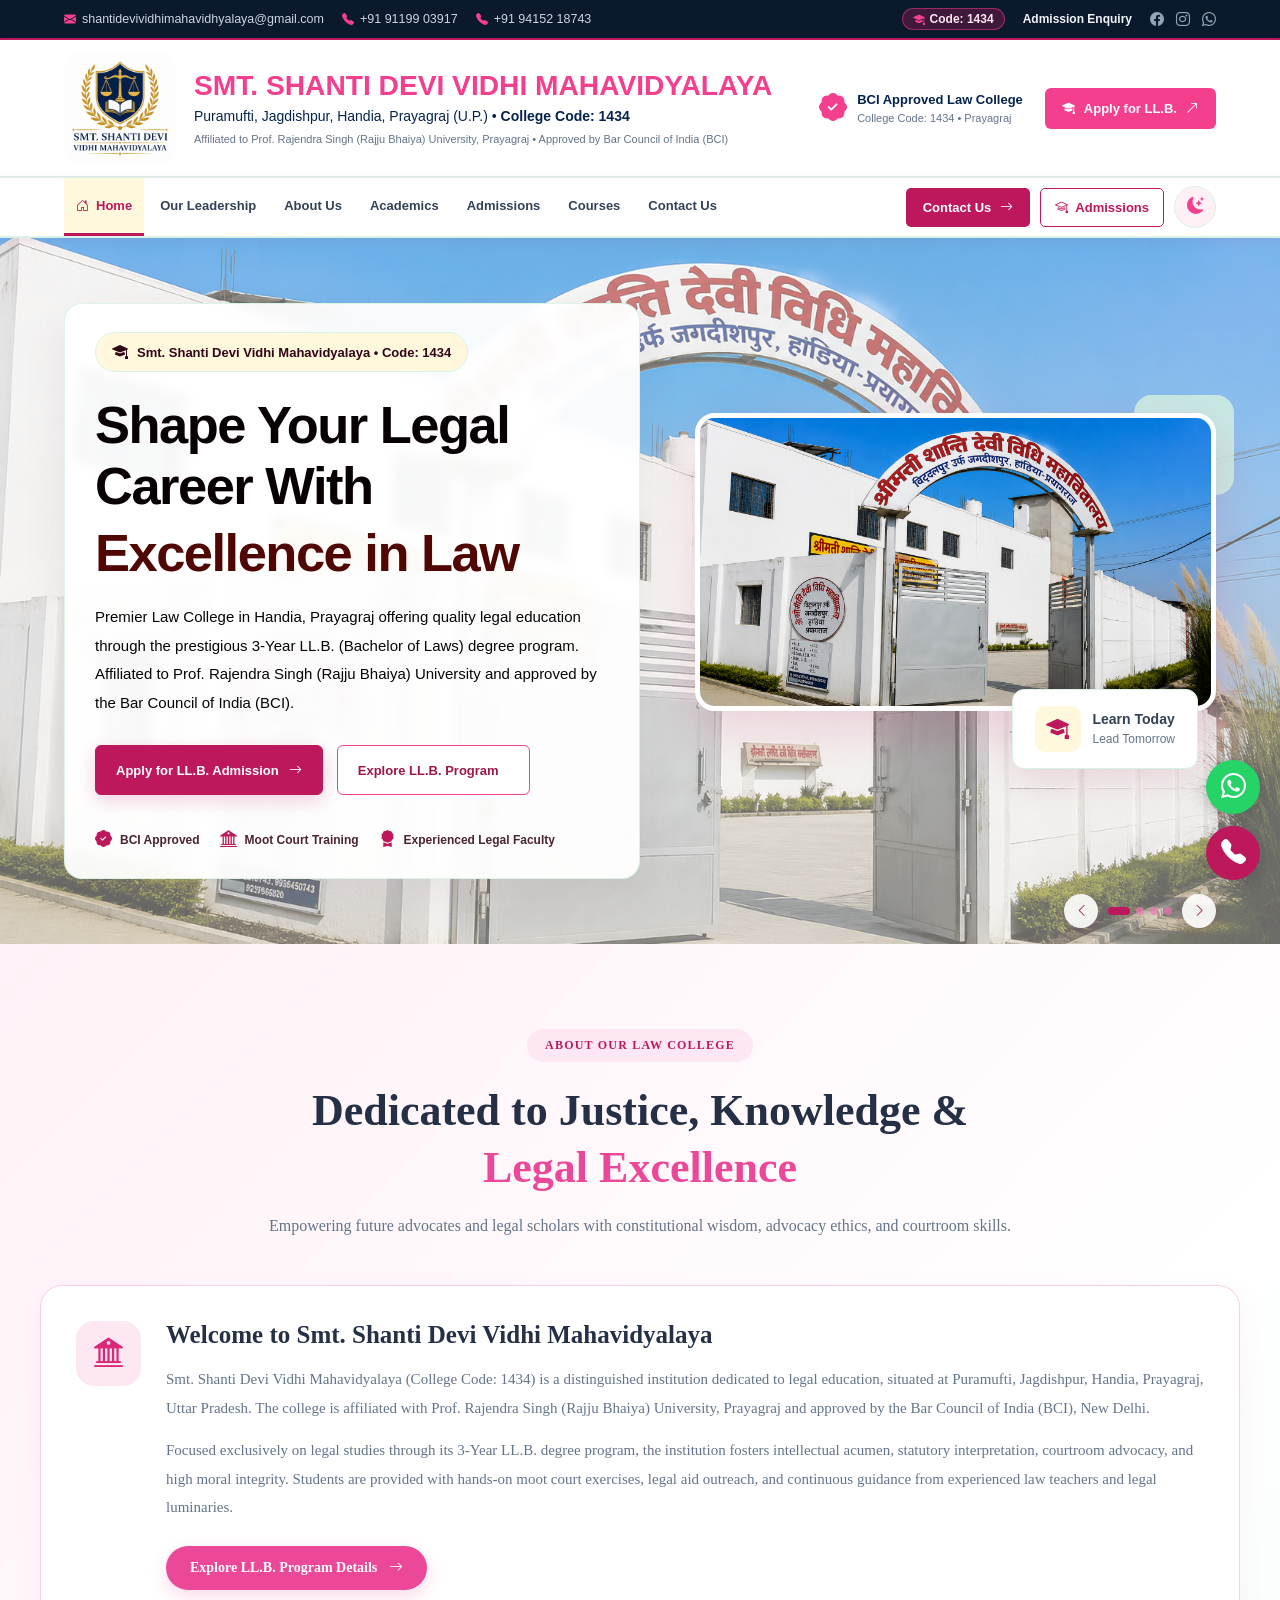
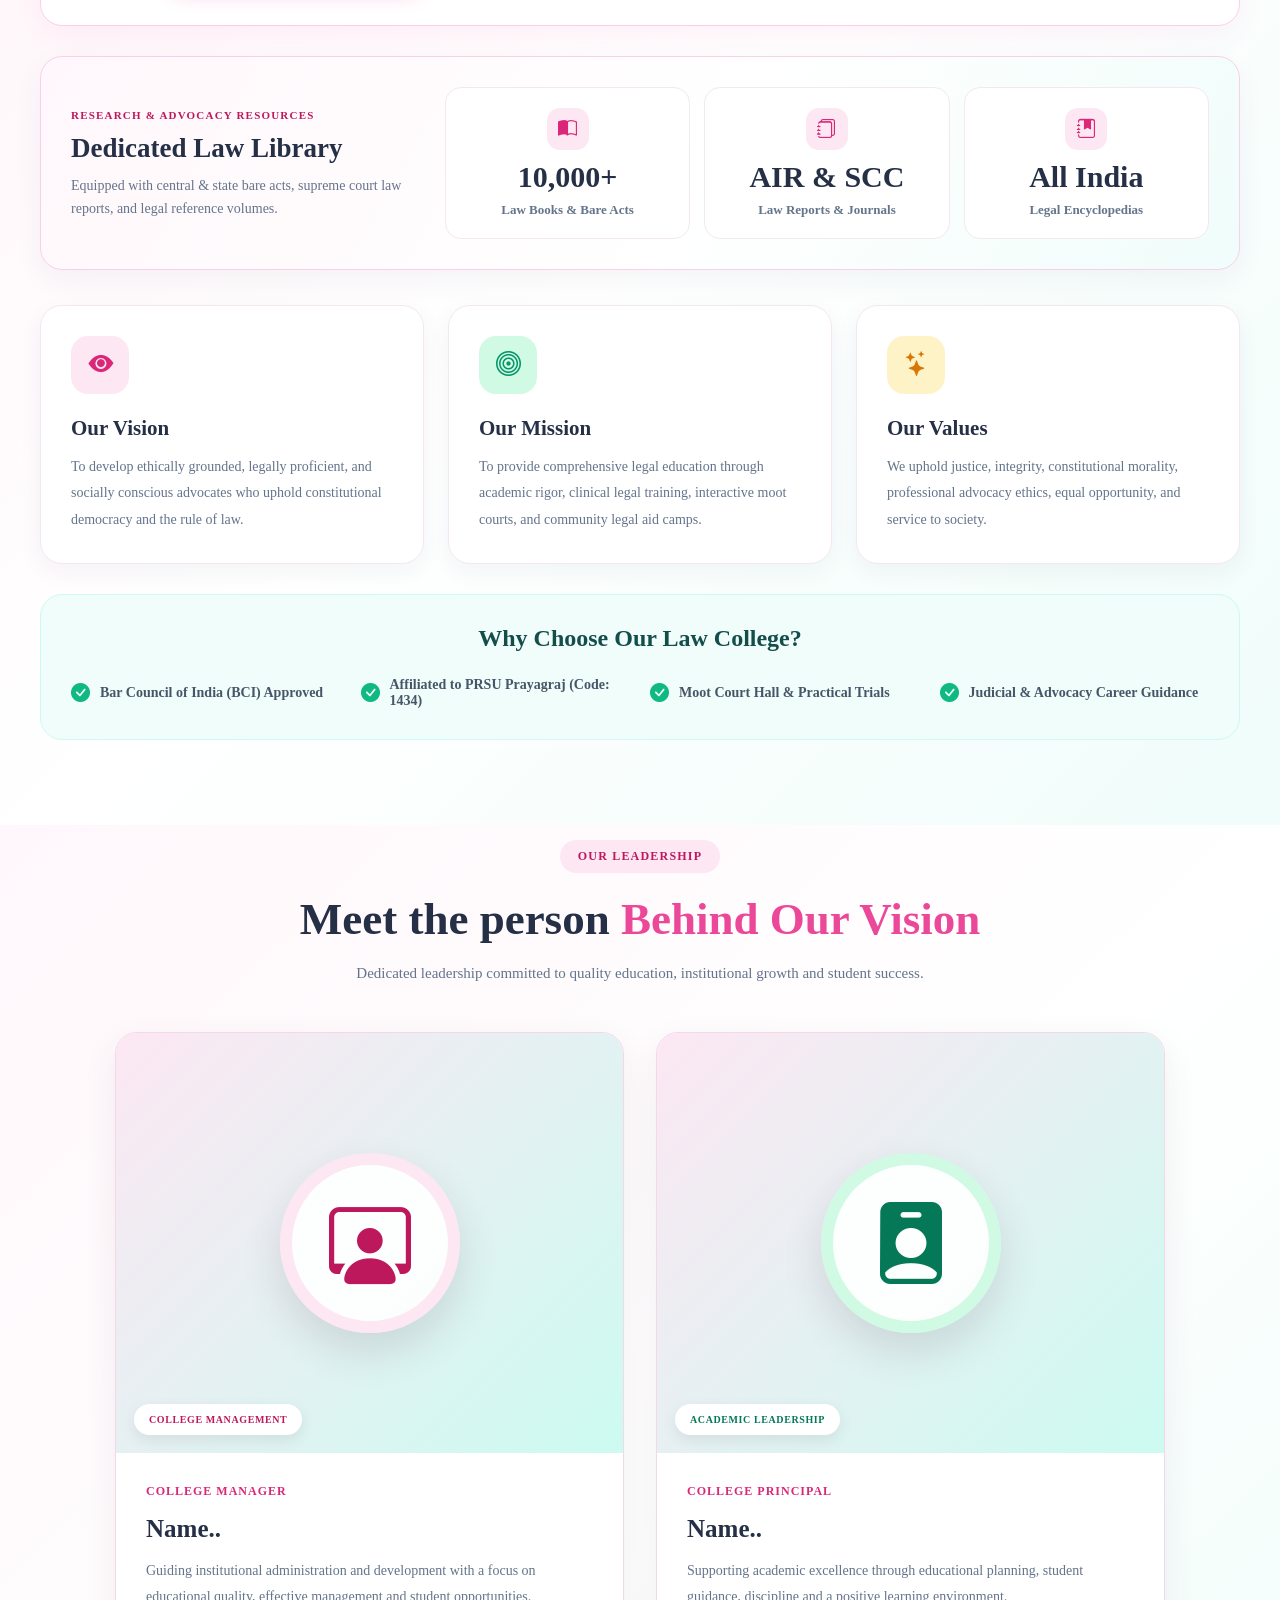
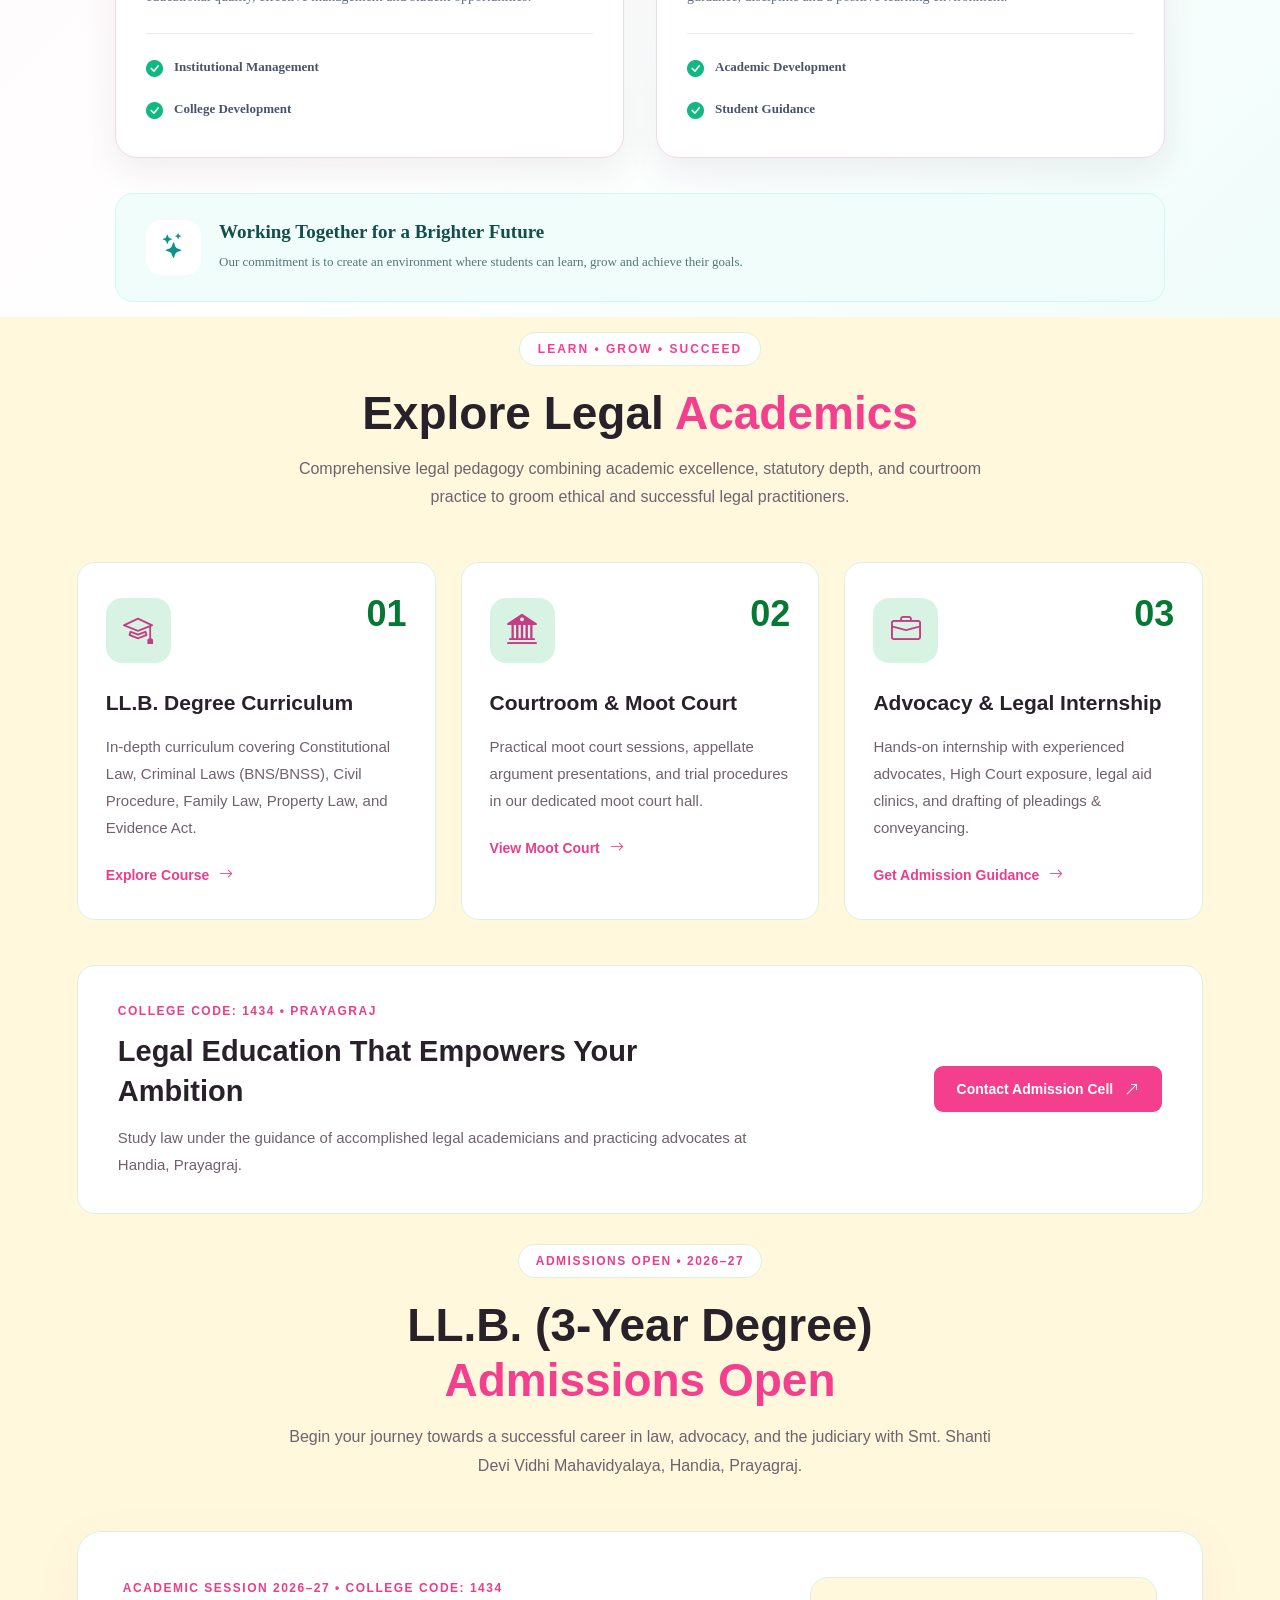
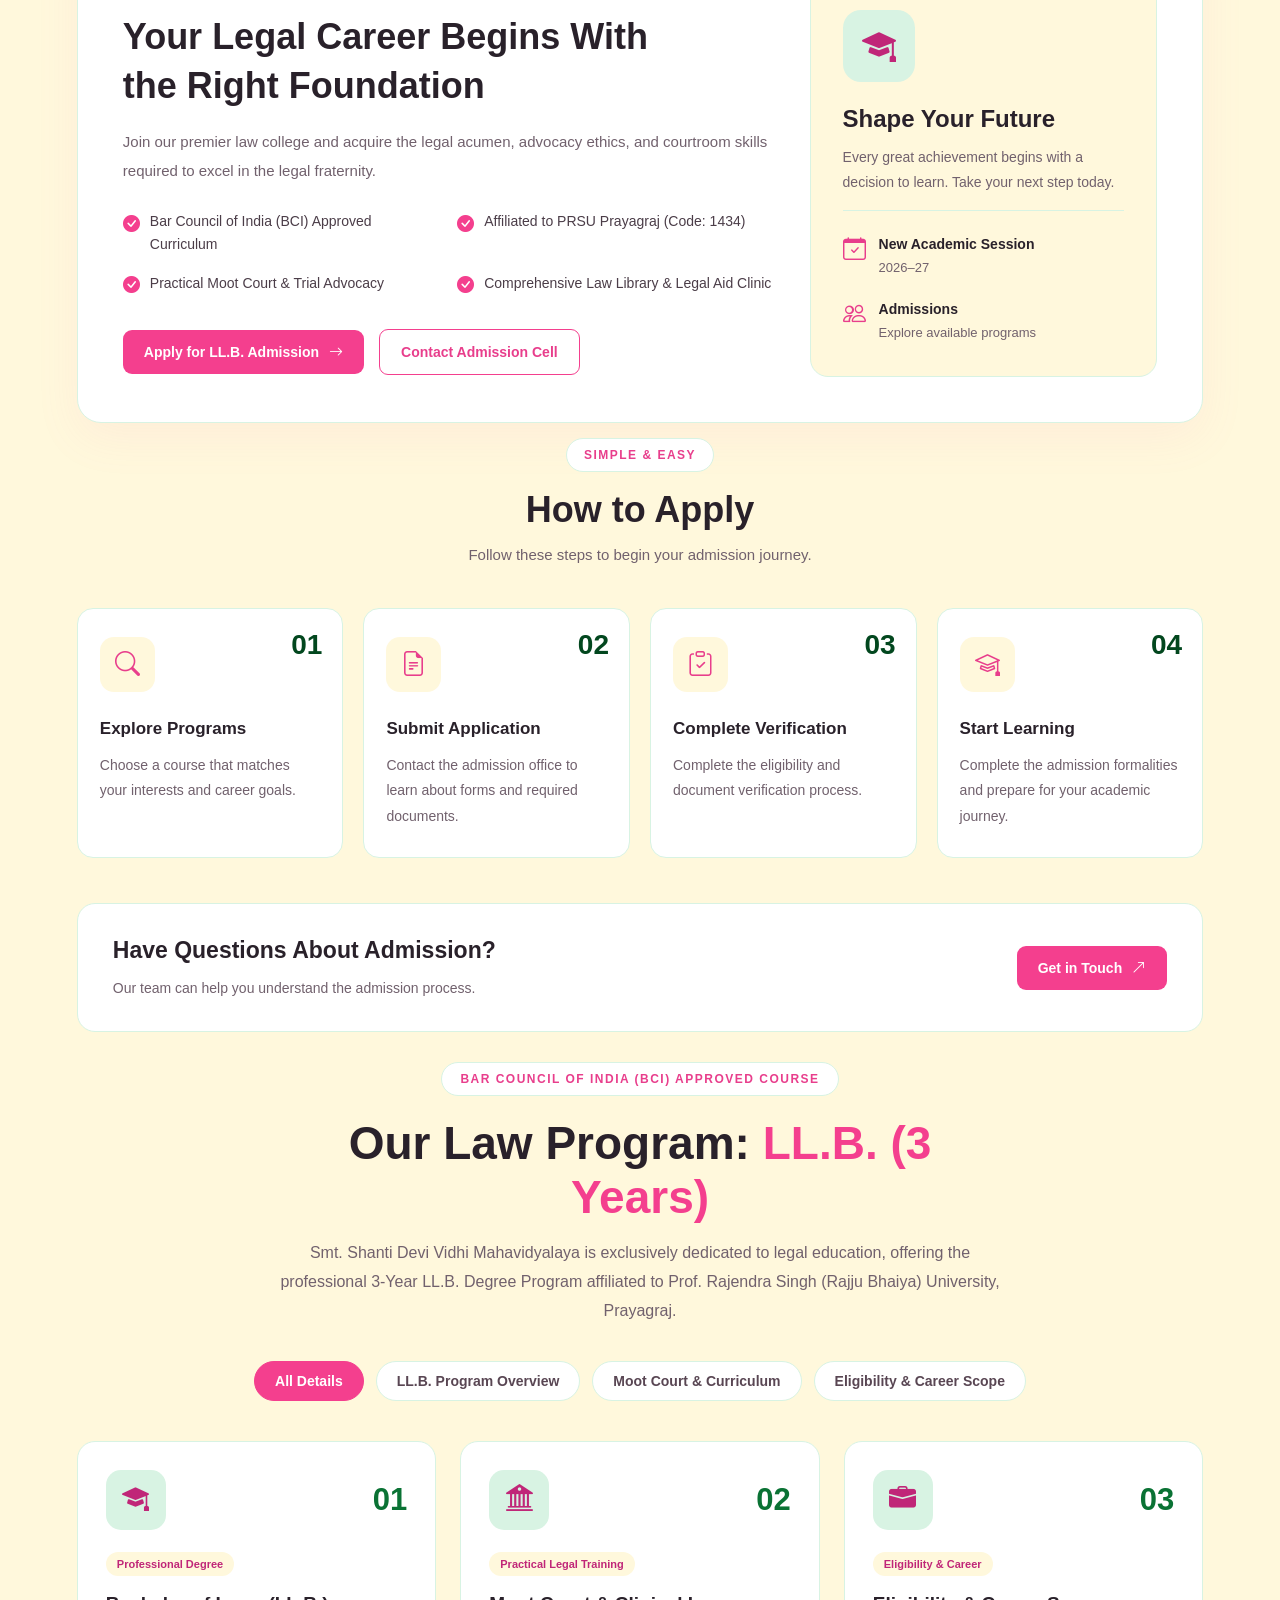
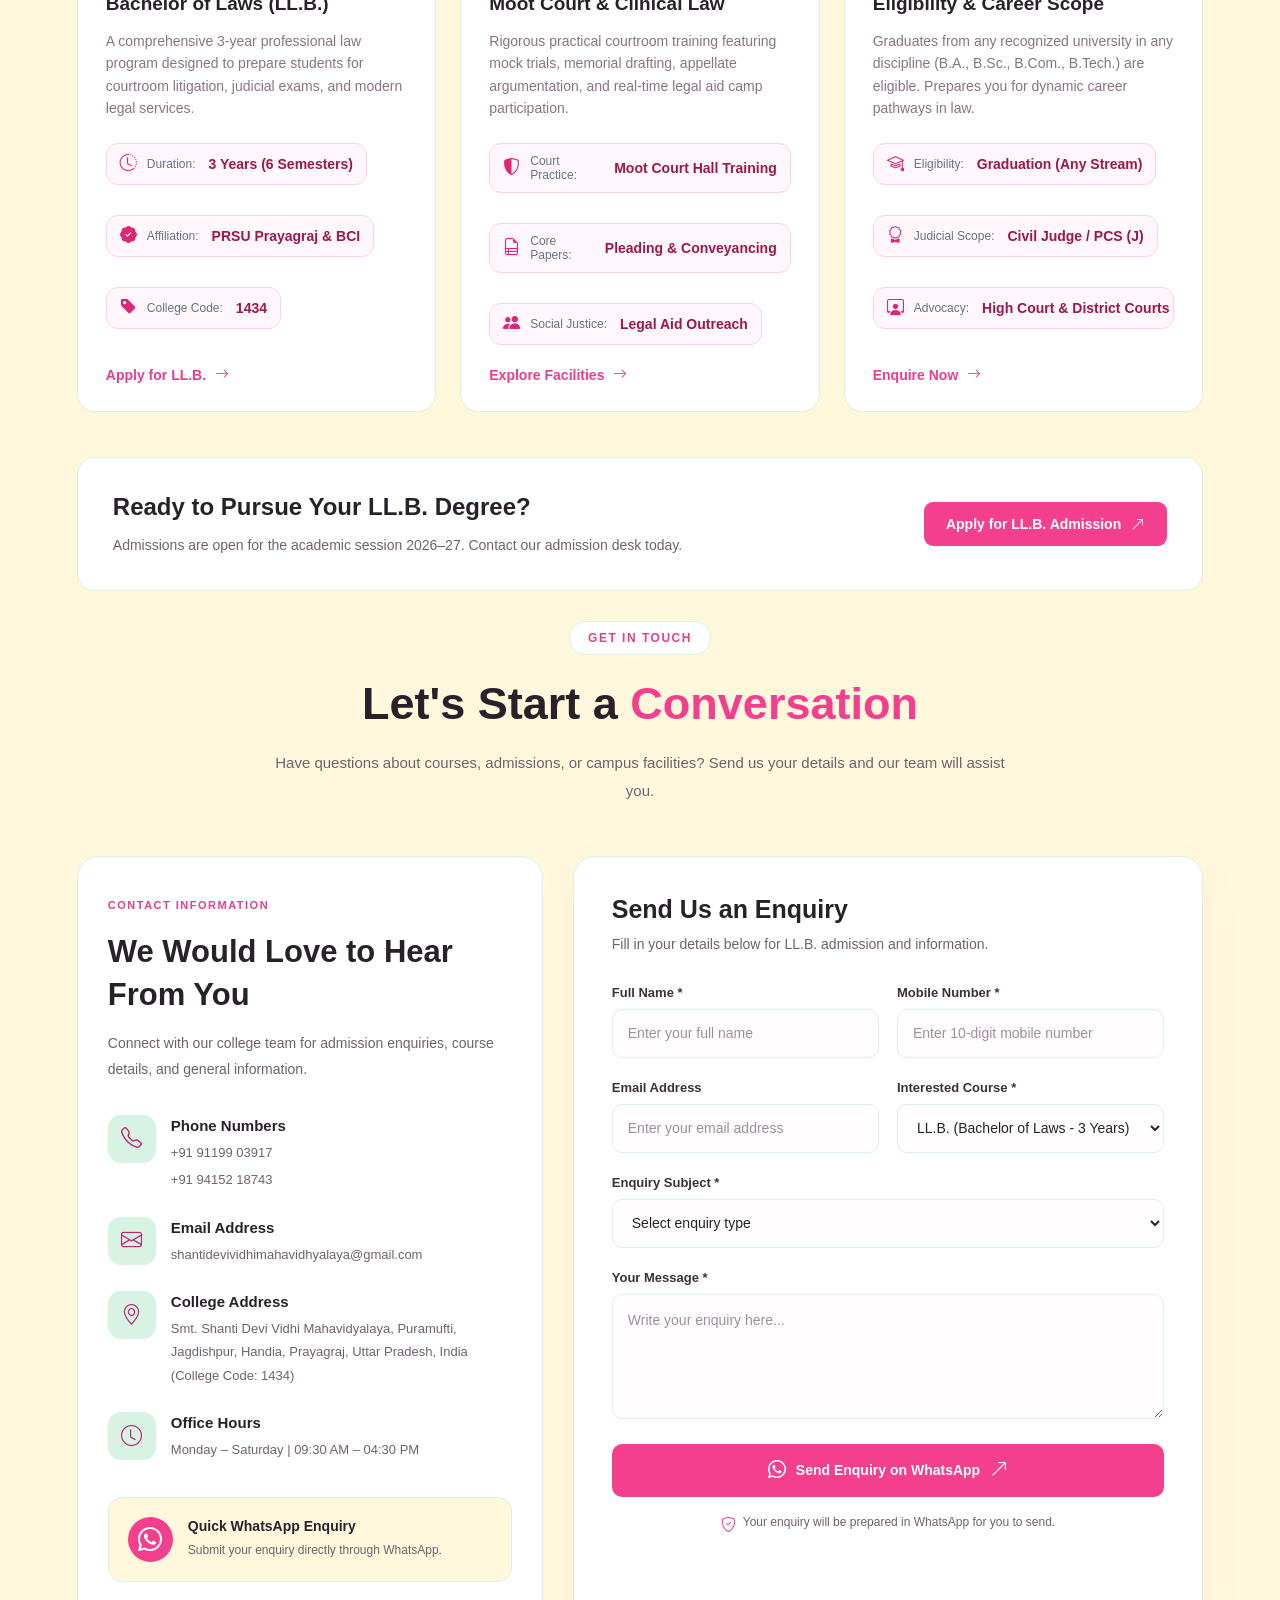
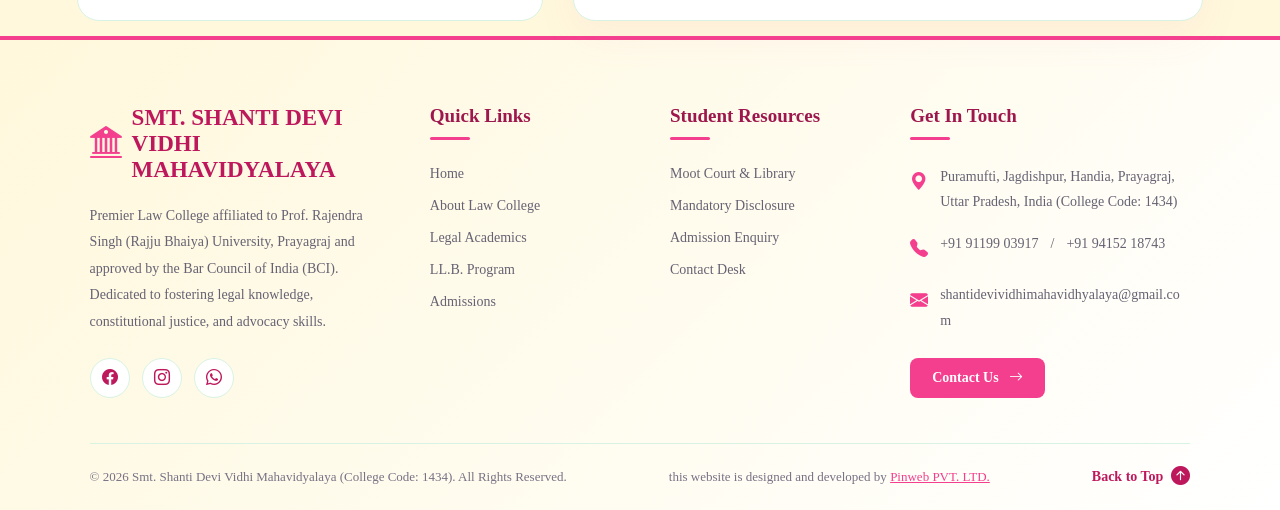
<file: index.html>
<!DOCTYPE html>
<html lang="en">
<head>
    <meta charset="UTF-8">
    <meta name="viewport" content="width=device-width, initial-scale=1.0">
    <title>Smt. Shanti Devi Vidhi Mahavidyalaya | College Code: 1434 - Prayagraj</title>
    <meta name="description" content="Smt. Shanti Devi Vidhi Mahavidyalaya, Puramufti, Jagdishpur, Handia, Prayagraj (College Code: 1434). Affiliated to Prof. Rajendra Singh (Rajju Bhaiya) University, Prayagraj. BCI Approved 3-Year LL.B. Law College.">
    <link rel="stylesheet" href="style.css">
    <link rel="stylesheet"
          href="https://cdn.jsdelivr.net/npm/bootstrap-icons@1.11.3/font/bootstrap-icons.min.css">
</head>
<body>

    <!-- First: Thin Top Header -->
    <header class="top-header">
        <div class="top-header-container">

            <div class="header-contact">
                <a href="mailto:shantidevividhimahavidhyalaya@gmail.com" class="header-email">
                    <i class="bi bi-envelope-fill"></i>
                    <span>shantidevividhimahavidhyalaya@gmail.com</span>
                </a>

                <a href="tel:+919119903917" class="header-phone">
                    <i class="bi bi-telephone-fill"></i>
                    <span>+91 91199 03917</span>
                </a>
                <a href="tel:+919415218743" class="header-phone header-phone-alt">
                    <i class="bi bi-telephone-fill"></i>
                    <span>+91 94152 18743</span>
                </a>
            </div>

            <div class="header-right">
                <a href="#admissions" class="quick-link top-code-link"><i class="bi bi-mortarboard-fill"></i> Code: 1434</a>
                <a href="#contact" class="quick-link quick-link-enquiry">Admission Enquiry</a>

                <div class="header-social">
                    <a href="#" aria-label="Facebook" class="social-fb">
                        <i class="bi bi-facebook"></i>
                    </a>
                    <a href="#" aria-label="Instagram" class="social-insta">
                        <i class="bi bi-instagram"></i>
                    </a>
                    <a href="https://wa.me/919119903917" target="_blank" rel="noopener noreferrer" aria-label="WhatsApp" class="header-whatsapp-icon">
                        <i class="bi bi-whatsapp"></i>
                    </a>
                </div>
            </div>

        </div>
    </header>

    <!-- second header -->
     
<!-- Second: Main College Header -->
<header class="main-header" id="home">
    <div class="main-header-container">

        <!-- College Logo -->
        <div class="college-brand">
            <a href="#" class="college-logo">
                <img src="images/logo.png"
                     alt="Smt. Shanti Devi Vidhi Mahavidyalaya Logo">
            </a>

            <div class="college-info">
                <h1><b>SMT. SHANTI DEVI VIDHI MAHAVIDYALAYA</b></h1>
                <p class="college-tagline">
                    Puramufti, Jagdishpur, Handia, Prayagraj (U.P.) &bull; <strong>College Code: 1434</strong>
                </p>
                <p class="college-recognition">
                    Affiliated to Prof. Rajendra Singh (Rajju Bhaiya) University, Prayagraj &bull; Approved by Bar Council of India (BCI)
                </p>
            </div>
        </div>

        <!-- Recognition / Admission Info -->
        <div class="college-header-right">
            <div class="recognition-badge">
                <i class="bi bi-patch-check-fill"></i>
                <div>
                    <strong>BCI Approved Law College</strong>
                    <span>College Code: 1434 &bull; Prayagraj</span>
                </div>
            </div>

            <a href="#contact" class="header-admission-btn">
                <i class="bi bi-mortarboard-fill"></i>
                Apply for LL.B.
                <i class="bi bi-arrow-up-right"></i>
            </a>
        </div>

    </div>
</header>

<!-- navbar -->


<!-- Degree College Navbar -->
<nav class="college-navbar" aria-label="Main navigation">
    <div class="navbar-container">

        <!-- Mobile Menu Button -->
        <button class="menu-toggle"
                id="menuToggle"
                type="button"
                aria-label="Open navigation menu"
                aria-expanded="false"
                aria-controls="navbarMenu">
            <i class="bi bi-list"></i>
        </button>

        <!-- Navigation Links -->
        <div class="navbar-menu" id="navbarMenu">

            <a href="#home" class="nav-link active">
                <i class="bi bi-house-door"></i>
                Home
            </a>
            <a href="#ourBody" class="nav-link">
                Our Leadership
            </a>

            <a href="#about" class="nav-link">
                About Us
            </a>


            <a href="#academics" class="nav-link">
                Academics
            </a>

            <a href="#admissions" class="nav-link">
                Admissions
            </a>

             <a href="#courses" class="nav-link">
                Courses
             </a>

            <a href="#contact" class="nav-link">
                Contact Us
            </a>

        </div>

        <!-- Right Side Button -->
        <a href="#contact" class="navbar-apply">
            Contact Us
            <i class="bi bi-arrow-right"></i>
        </a>
        <a href="#contact" class="navbar-login" title="Enquiry / Admission">
            <i class="bi bi-mortarboard" aria-hidden="true"></i>
            Admissions
        </a>
        <button class="theme-toggle"
                id="themeToggle"
                type="button"
                aria-label="Switch to dark mode"
                title="Switch to dark mode">
            <i class="bi bi-moon-stars-fill" aria-hidden="true"></i>
        </button>

    </div>
</nav>


    <!-- hero section -->

    

<!-- ================= HERO SECTION ================= -->
<section class="college-hero">
    <div class="hero-background" aria-hidden="true">
        <img class="hero-background-slide is-active"
             src="images/img2.png"
             alt="">
        <img class="hero-background-slide"
             src="images/img3.png"
             alt="">
        <img class="hero-background-slide hero-background-slide-alt"
             src="images/img4.png"
             alt="">
        <img class="hero-background-slide"
             src="images/img1.png"
             alt="">
    </div>

    <div class="hero-container">

        <!-- Left Content -->
        <div class="hero-content">

            <div class="hero-badge">
                <i class="bi bi-mortarboard-fill"></i>
                Smt. Shanti Devi Vidhi Mahavidyalaya &bull; Code: 1434
            </div>

            <h1>
                Shape Your Legal Career With
                <span>Excellence in Law</span>
            </h1>

            <p class="hero-description">
                Premier Law College in Handia, Prayagraj offering quality legal education through the prestigious 3-Year LL.B. (Bachelor of Laws) degree program. Affiliated to Prof. Rajendra Singh (Rajju Bhaiya) University and approved by the Bar Council of India (BCI).
            </p>

            <!-- Buttons -->
            <div class="hero-buttons">
                <a href="#contact" class="hero-btn-primary">
                    Apply for LL.B. Admission
                    <i class="bi bi-arrow-right"></i>
                </a>

                <a href="#courses" class="hero-btn-secondary">
                    Explore LL.B. Program
                    <i class="bi bi-book-open"></i>
                </a>
            </div>

            <!-- Highlights -->
            <div class="hero-highlights">

                <div class="hero-highlight">
                    <i class="bi bi-patch-check-fill"></i>
                    <span>BCI Approved</span>
                </div>

                <div class="hero-highlight">
                    <i class="bi bi-bank2"></i>
                    <span>Moot Court Training</span>
                </div>

                <div class="hero-highlight">
                    <i class="bi bi-award-fill"></i>
                    <span>Experienced Legal Faculty</span>
                </div>

            </div>
        </div>

        <!-- Right Image -->
        <div class="hero-visual">

            <img
                src="images/img2.png"
                alt="College campus and academic building"
                class="hero-campus-image"
                id="heroCampusImage"
                loading="eager"
            >

            <!-- Floating Information Card -->
            <div class="hero-floating-card">
                <div class="floating-icon">
                    <i class="bi bi-mortarboard-fill"></i>
                </div>

                <div class="floating-content">
                    <h3>Learn Today</h3>
                    <p>Lead Tomorrow</p>
                </div>
            </div>

            <!-- Decorative Shape -->
            <div class="hero-decoration"></div>

        </div>

    </div>

    <div class="hero-background-controls"
         role="group"
         aria-label="Hero background image controls">
        <button class="hero-background-arrow"
                type="button"
                data-slide-direction="-1"
                aria-label="Show previous background image">
            <i class="bi bi-chevron-left" aria-hidden="true"></i>
        </button>
        <div class="hero-background-indicators">
            <button class="hero-background-indicator is-active"
                    type="button"
                    data-slide-index="0"
                    aria-label="Show background image 1"
                    aria-current="true"></button>
            <button class="hero-background-indicator"
                    type="button"
                    data-slide-index="1"
                    aria-label="Show background image 2"></button>
            <button class="hero-background-indicator"
                    type="button"
                    data-slide-index="2"
                    aria-label="Show background image 3"></button>
            <button class="hero-background-indicator"
                    type="button"
                    data-slide-index="3"
                    aria-label="Show background image 4"></button>
        </div>
        <button class="hero-background-arrow"
                type="button"
                data-slide-direction="1"
                aria-label="Show next background image">
            <i class="bi bi-chevron-right" aria-hidden="true"></i>
        </button>
    </div>
</section>
<!-- =============== END HERO SECTION =============== -->



<!-- About Section -->


<section class="about-section" id="about">
    <div class="about-container">

        <!-- Heading -->
        <div class="about-heading">
            <span class="about-badge">ABOUT OUR LAW COLLEGE</span>

            <h2>
                Dedicated to Justice, Knowledge &amp;
                <span>Legal Excellence</span>
            </h2>

            <p>
                Empowering future advocates and legal scholars with constitutional wisdom, advocacy ethics, and courtroom skills.
            </p>
        </div>

        <!-- Introduction -->
        <div class="about-intro">
            <div class="about-intro-icon">
                <i class="bi bi-bank2"></i>
            </div>

            <div class="about-intro-text">
                <h3>Welcome to Smt. Shanti Devi Vidhi Mahavidyalaya</h3>

                <p>
                    Smt. Shanti Devi Vidhi Mahavidyalaya (College Code: 1434) is a distinguished institution dedicated to legal education, situated at Puramufti, Jagdishpur, Handia, Prayagraj, Uttar Pradesh. The college is affiliated with Prof. Rajendra Singh (Rajju Bhaiya) University, Prayagraj and approved by the Bar Council of India (BCI), New Delhi.
                </p>

                <p>
                    Focused exclusively on legal studies through its 3-Year LL.B. degree program, the institution fosters intellectual acumen, statutory interpretation, courtroom advocacy, and high moral integrity. Students are provided with hands-on moot court exercises, legal aid outreach, and continuous guidance from experienced law teachers and legal luminaries.
                </p>

                <a href="#courses" class="about-btn">
                    Explore LL.B. Program Details
                    <i class="bi bi-arrow-right"></i>
                </a>
            </div>
        </div>

        <!-- Library Collection -->
        <div class="library-collection" aria-labelledby="library-collection-title">
            <div class="library-collection-heading">
                <span class="library-collection-eyebrow">RESEARCH &amp; ADVOCACY RESOURCES</span>
                <h3 id="library-collection-title">Dedicated Law Library</h3>
                <p>Equipped with central &amp; state bare acts, supreme court law reports, and legal reference volumes.</p>
            </div>

            <div class="library-collection-stats">
                <div class="library-stat">
                    <div class="library-stat-icon" aria-hidden="true">
                        <i class="bi bi-book-half"></i>
                    </div>
                    <strong>10,000+</strong>
                    <span>Law Books &amp; Bare Acts</span>
                </div>

                <div class="library-stat">
                    <div class="library-stat-icon" aria-hidden="true">
                        <i class="bi bi-journals"></i>
                    </div>
                    <strong>AIR &amp; SCC</strong>
                    <span>Law Reports &amp; Journals</span>
                </div>

                <div class="library-stat">
                    <div class="library-stat-icon" aria-hidden="true">
                        <i class="bi bi-journal-bookmark-fill"></i>
                    </div>
                    <strong>All India</strong>
                    <span>Legal Encyclopedias</span>
                </div>
            </div>
        </div>

        <!-- Vision, Mission, Values -->
        <div class="about-cards">

            <div class="about-card">
                <div class="about-card-icon pink-icon">
                    <i class="bi bi-eye-fill"></i>
                </div>

                <h3>Our Vision</h3>

                <p>
                    To develop ethically grounded, legally proficient, and socially conscious advocates who uphold constitutional democracy and the rule of law.
                </p>
            </div>

            <div class="about-card">
                <div class="about-card-icon green-icon">
                    <i class="bi bi-bullseye"></i>
                </div>

                <h3>Our Mission</h3>

                <p>
                    To provide comprehensive legal education through academic rigor, clinical legal training, interactive moot courts, and community legal aid camps.
                </p>
            </div>

            <div class="about-card">
                <div class="about-card-icon yellow-icon">
                    <i class="bi bi-stars"></i>
                </div>

                <h3>Our Values</h3>

                <p>
                    We uphold justice, integrity, constitutional morality, professional advocacy ethics, equal opportunity, and service to society.
                </p>
            </div>

        </div>

        <!-- College Highlights -->
        <div class="about-highlights">
            <h3>Why Choose Our Law College?</h3>

            <div class="about-highlight-list">

                <div class="about-highlight-item">
                    <i class="bi bi-check-circle-fill"></i>
                    <span>Bar Council of India (BCI) Approved</span>
                </div>

                <div class="about-highlight-item">
                    <i class="bi bi-check-circle-fill"></i>
                    <span>Affiliated to PRSU Prayagraj (Code: 1434)</span>
                </div>

                <div class="about-highlight-item">
                    <i class="bi bi-check-circle-fill"></i>
                    <span>Moot Court Hall &amp; Practical Trials</span>
                </div>

                <div class="about-highlight-item">
                    <i class="bi bi-check-circle-fill"></i>
                    <span>Judicial &amp; Advocacy Career Guidance</span>
                </div>

            </div>
        </div>

    </div>
</section>


<!-- College Body Section -->

<section class="college-body-section" id="ourBody">

    <div class="cb-container">

        <!-- Section Heading -->
        <div class="cb-heading">
            <span class="cb-label">OUR LEADERSHIP</span>

            <h2> Meet the person <span>Behind Our Vision</span></h2>

            <p>
                Dedicated leadership committed to quality education,
                institutional growth and student success.
            </p>
        </div>

        <!-- Management Cards -->
        <div class="cb-team">

            <!-- Manager -->
            <article class="cb-card">

                <div class="cb-image">
                    <div class="cb-profile-icon cb-manager-icon"
                         role="img"
                         aria-label="College manager profile">
                        <i class="bi bi-person-workspace" aria-hidden="true"></i>
                    </div>
                    <span class="cb-role">COLLEGE MANAGEMENT</span>
                </div>

                <div class="cb-info">
                    <span class="cb-designation">COLLEGE MANAGER</span>

                    <h3>Name..</h3>

                    <p>
                        Guiding institutional administration and development
                        with a focus on educational quality, effective
                        management and student opportunities.
                    </p>

                    <div class="cb-divider"></div>

                    <div class="cb-responsibility">
                        <i class="bi bi-check-circle-fill"></i>
                        <span>Institutional Management</span>
                    </div>

                    <div class="cb-responsibility">
                        <i class="bi bi-check-circle-fill"></i>
                        <span>College Development</span>
                    </div>
                </div>

            </article>

            <!-- Principal -->
            <article class="cb-card">

                <div class="cb-image">
                    <div class="cb-profile-icon cb-principal-icon"
                         role="img"
                         aria-label="College principal profile">
                        <i class="bi bi-person-badge-fill" aria-hidden="true"></i>
                    </div>
                    <span class="cb-role cb-principal-role">
                        ACADEMIC LEADERSHIP
                    </span>
                </div>

                <div class="cb-info">
                    <span class="cb-designation">COLLEGE PRINCIPAL</span>

                    <h3>Name..</h3>

                    <p>
                        Supporting academic excellence through educational
                        planning, student guidance, discipline and a
                        positive learning environment.
                    </p>

                    <div class="cb-divider"></div>

                    <div class="cb-responsibility">
                        <i class="bi bi-check-circle-fill"></i>
                        <span>Academic Development</span>
                    </div>

                    <div class="cb-responsibility">
                        <i class="bi bi-check-circle-fill"></i>
                        <span>Student Guidance</span>
                    </div>
                </div>

            </article>

        </div>

        <!-- Bottom Message -->
        <div class="cb-message">
            <div class="cb-message-icon">
                <i class="bi bi-stars"></i>
            </div>

            <div>
                <h3>Working Together for a Brighter Future</h3>
                <p>
                    Our commitment is to create an environment where
                    students can learn, grow and achieve their goals.
                </p>
            </div>
        </div>

    </div>

</section>


<!-- Academics Section Start -->


<section class="academics-section" id="academics">
    <div class="academics-container">

        <!-- Section Heading -->
        <div class="academics-heading">
            <span class="academics-label">LEARN • GROW • SUCCEED</span>
            <h2>Explore Legal <span>Academics</span></h2>
            <p>
                Comprehensive legal pedagogy combining academic excellence, statutory depth,
                and courtroom practice to groom ethical and successful legal practitioners.
            </p>
        </div>

        <!-- Academic Cards -->
        <div class="academics-grid">

            <!-- Core Legal Education -->
            <div class="academic-card">
                <div class="academic-icon">
                    <i class="bi bi-mortarboard"></i>
                </div>
                <span class="academic-number">01</span>
                <h3>LL.B. Degree Curriculum</h3>
                <p>
                    In-depth curriculum covering Constitutional Law, Criminal Laws (BNS/BNSS),
                    Civil Procedure, Family Law, Property Law, and Evidence Act.
                </p>
                <a href="#courses" class="academic-link">
                    Explore Course <i class="bi bi-arrow-right"></i>
                </a>
            </div>

            <!-- Courtroom Advocacy -->
            <div class="academic-card">
                <div class="academic-icon">
                    <i class="bi bi-bank2"></i>
                </div>
                <span class="academic-number">02</span>
                <h3>Courtroom &amp; Moot Court</h3>
                <p>
                    Practical moot court sessions, appellate argument presentations,
                    and trial procedures in our dedicated moot court hall.
                </p>
                <a href="#facilities" class="academic-link">
                    View Moot Court <i class="bi bi-arrow-right"></i>
                </a>
            </div>

            <!-- Legal Aid & Internship -->
            <div class="academic-card">
                <div class="academic-icon">
                    <i class="bi bi-briefcase"></i>
                </div>
                <span class="academic-number">03</span>
                <h3>Advocacy &amp; Legal Internship</h3>
                <p>
                    Hands-on internship with experienced advocates, High Court exposure,
                    legal aid clinics, and drafting of pleadings &amp; conveyancing.
                </p>
                <a href="#contact" class="academic-link">
                    Get Admission Guidance <i class="bi bi-arrow-right"></i>
                </a>
            </div>

        </div>

        <!-- Bottom Highlight -->
        <div class="academics-bottom">
            <div class="academics-bottom-text">
                <span class="bottom-subtitle">COLLEGE CODE: 1434 &bull; PRAYAGRAJ</span>
                <h3>Legal Education That Empowers Your Ambition</h3>
                <p>
                    Study law under the guidance of accomplished legal academicians and practicing advocates at Handia, Prayagraj.
                </p>
            </div>

            <a href="#contact" class="academics-btn">
                Contact Admission Cell
                <i class="bi bi-arrow-up-right"></i>
            </a>
        </div>

    </div>
</section>


<!-- Admission Section Start -->


<section class="admission-section" id="admissions">

    <div class="admission-container">

        <!-- Heading -->
        <div class="admission-heading">
            <span class="admission-tag">ADMISSIONS OPEN &bull; 2026–27</span>

            <h2>
                LL.B. (3-Year Degree)
                <span>Admissions Open</span>
            </h2>

            <p>
                Begin your journey towards a successful career in law, advocacy, and the judiciary with Smt. Shanti Devi Vidhi Mahavidyalaya, Handia, Prayagraj.
            </p>
        </div>

        <!-- Admission Main Card -->
        <div class="admission-main">

            <div class="admission-content">
                <span class="admission-session">
                    ACADEMIC SESSION 2026–27 &bull; COLLEGE CODE: 1434
                </span>

                <h3>Your Legal Career Begins With the Right Foundation</h3>

                <p>
                    Join our premier law college and acquire the legal acumen, advocacy ethics, and courtroom skills required to excel in the legal fraternity.
                </p>

                <div class="admission-features">

                    <div class="admission-feature">
                        <i class="bi bi-check-circle-fill"></i>
                        <span>Bar Council of India (BCI) Approved Curriculum</span>
                    </div>

                    <div class="admission-feature">
                        <i class="bi bi-check-circle-fill"></i>
                        <span>Affiliated to PRSU Prayagraj (Code: 1434)</span>
                    </div>

                    <div class="admission-feature">
                        <i class="bi bi-check-circle-fill"></i>
                        <span>Practical Moot Court &amp; Trial Advocacy</span>
                    </div>

                    <div class="admission-feature">
                        <i class="bi bi-check-circle-fill"></i>
                        <span>Comprehensive Law Library &amp; Legal Aid Clinic</span>
                    </div>

                </div>

                <div class="admission-actions">
                    <a href="#contact" class="admission-primary-btn">
                        Apply for LL.B. Admission
                        <i class="bi bi-arrow-right"></i>
                    </a>

                    <a href="#contact" class="admission-secondary-btn">
                        Contact Admission Cell
                    </a>
                </div>
            </div>

            <!-- Admission Side Card -->
            <div class="admission-side">

                <div class="admission-side-icon">
                    <i class="bi bi-mortarboard-fill"></i>
                </div>

                <h3>Shape Your Future</h3>

                <p>
                    Every great achievement begins with a decision
                    to learn. Take your next step today.
                </p>

                <div class="admission-divider"></div>

                <div class="admission-side-info">
                    <i class="bi bi-calendar-check"></i>
                    <div>
                        <strong>New Academic Session</strong>
                        <span>2026–27</span>
                    </div>
                </div>

                <div class="admission-side-info">
                    <i class="bi bi-people"></i>
                    <div>
                        <strong>Admissions</strong>
                        <span>Explore available programs</span>
                    </div>
                </div>

            </div>

        </div>

        <!-- Admission Process -->
        <div class="admission-process" id="admission-process">

            <div class="process-heading">
                <span class="admission-tag">SIMPLE & EASY</span>
                <h3>How to Apply</h3>
                <p>Follow these steps to begin your admission journey.</p>
            </div>

            <div class="process-grid">

                <div class="process-card">
                    <span class="process-number">01</span>
                    <div class="process-icon">
                        <i class="bi bi-search"></i>
                    </div>
                    <h4>Explore Programs</h4>
                    <p>
                        Choose a course that matches your interests
                        and career goals.
                    </p>
                </div>

                <div class="process-card">
                    <span class="process-number">02</span>
                    <div class="process-icon">
                        <i class="bi bi-file-earmark-text"></i>
                    </div>
                    <h4>Submit Application</h4>
                    <p>
                        Contact the admission office to learn about
                        forms and required documents.
                    </p>
                </div>

                <div class="process-card">
                    <span class="process-number">03</span>
                    <div class="process-icon">
                        <i class="bi bi-clipboard-check"></i>
                    </div>
                    <h4>Complete Verification</h4>
                    <p>
                        Complete the eligibility and document
                        verification process.
                    </p>
                </div>

                <div class="process-card">
                    <span class="process-number">04</span>
                    <div class="process-icon">
                        <i class="bi bi-mortarboard"></i>
                    </div>
                    <h4>Start Learning</h4>
                    <p>
                        Complete the admission formalities and
                        prepare for your academic journey.
                    </p>
                </div>

            </div>
        </div>

        <!-- Bottom CTA -->
        <div class="admission-footer">
            <div>
                <h3>Have Questions About Admission?</h3>
                <p>Our team can help you understand the admission process.</p>
            </div>

            <a href="#contact" class="admission-footer-btn">
                Get in Touch
                <i class="bi bi-arrow-up-right"></i>
            </a>
        </div>

    </div>

</section>

<!-- Courses Section Start -->


<section class="courses-section" id="courses">

    <div class="courses-container">

        <!-- Section Heading -->
        <div class="courses-heading">
            <span class="courses-tag">BAR COUNCIL OF INDIA (BCI) APPROVED COURSE</span>

            <h2>Our Law Program: <span>LL.B. (3 Years)</span></h2>

            <p>
                Smt. Shanti Devi Vidhi Mahavidyalaya is exclusively dedicated to legal education, offering the professional 3-Year LL.B. Degree Program affiliated to Prof. Rajendra Singh (Rajju Bhaiya) University, Prayagraj.
            </p>
        </div>

        <!-- Course Filter -->
        <div class="courses-filter">
            <button class="course-filter-btn active" data-filter="all">
                All Details
            </button>
            <button class="course-filter-btn" data-filter="overview">
                LL.B. Program Overview
            </button>
            <button class="course-filter-btn" data-filter="curriculum">
                Moot Court &amp; Curriculum
            </button>
            <button class="course-filter-btn" data-filter="eligibility">
                Eligibility &amp; Career Scope
            </button>
        </div>

        <!-- Courses Grid -->
        <div class="courses-grid">

            <!-- LL.B. Overview Card -->
            <div class="course-card" data-category="overview">
                <div class="course-card-top">
                    <div class="course-icon"><i class="bi bi-mortarboard-fill"></i></div>
                    <span class="course-number">01</span>
                </div>
                <span class="course-category">Professional Degree</span>
                <h3>Bachelor of Laws (LL.B.)</h3>
                <p>
                    A comprehensive 3-year professional law program designed to prepare students for courtroom litigation, judicial exams, and modern legal services.
                </p>
                <div class="course-seat-info">
                    <i class="bi bi-clock-history" aria-hidden="true"></i>
                    <span>Duration:</span>
                    <strong>3 Years (6 Semesters)</strong>
                </div>
                <div class="course-seat-info" style="margin-top: 8px;">
                    <i class="bi bi-patch-check-fill" aria-hidden="true"></i>
                    <span>Affiliation:</span>
                    <strong>PRSU Prayagraj &amp; BCI</strong>
                </div>
                <div class="course-seat-info" style="margin-top: 8px;">
                    <i class="bi bi-tag-fill" aria-hidden="true"></i>
                    <span>College Code:</span>
                    <strong>1434</strong>
                </div>
                <a href="#contact" class="course-link">
                    Apply for LL.B. <i class="bi bi-arrow-right"></i>
                </a>
            </div>

            <!-- LL.B. Practical Training Card -->
            <div class="course-card" data-category="curriculum">
                <div class="course-card-top">
                    <div class="course-icon"><i class="bi bi-bank2"></i></div>
                    <span class="course-number">02</span>
                </div>
                <span class="course-category">Practical Legal Training</span>
                <h3>Moot Court &amp; Clinical Law</h3>
                <p>
                    Rigorous practical courtroom training featuring mock trials, memorial drafting, appellate argumentation, and real-time legal aid camp participation.
                </p>
                <div class="course-seat-info">
                    <i class="bi bi-shield-shaded" aria-hidden="true"></i>
                    <span>Court Practice:</span>
                    <strong>Moot Court Hall Training</strong>
                </div>
                <div class="course-seat-info" style="margin-top: 8px;">
                    <i class="bi bi-file-earmark-ruled" aria-hidden="true"></i>
                    <span>Core Papers:</span>
                    <strong>Pleading &amp; Conveyancing</strong>
                </div>
                <div class="course-seat-info" style="margin-top: 8px;">
                    <i class="bi bi-people-fill" aria-hidden="true"></i>
                    <span>Social Justice:</span>
                    <strong>Legal Aid Outreach</strong>
                </div>
                <a href="#facilities" class="course-link">
                    Explore Facilities <i class="bi bi-arrow-right"></i>
                </a>
            </div>

            <!-- LL.B. Eligibility & Career Card -->
            <div class="course-card" data-category="eligibility">
                <div class="course-card-top">
                    <div class="course-icon"><i class="bi bi-briefcase-fill"></i></div>
                    <span class="course-number">03</span>
                </div>
                <span class="course-category">Eligibility &amp; Career</span>
                <h3>Eligibility &amp; Career Scope</h3>
                <p>
                    Graduates from any recognized university in any discipline (B.A., B.Sc., B.Com., B.Tech.) are eligible. Prepares you for dynamic career pathways in law.
                </p>
                <div class="course-seat-info">
                    <i class="bi bi-mortarboard" aria-hidden="true"></i>
                    <span>Eligibility:</span>
                    <strong>Graduation (Any Stream)</strong>
                </div>
                <div class="course-seat-info" style="margin-top: 8px;">
                    <i class="bi bi-award" aria-hidden="true"></i>
                    <span>Judicial Scope:</span>
                    <strong>Civil Judge / PCS (J)</strong>
                </div>
                <div class="course-seat-info" style="margin-top: 8px;">
                    <i class="bi bi-person-workspace" aria-hidden="true"></i>
                    <span>Advocacy:</span>
                    <strong>High Court &amp; District Courts</strong>
                </div>
                <a href="#contact" class="course-link">
                    Enquire Now <i class="bi bi-arrow-right"></i>
                </a>
            </div>

        </div>

        <!-- Bottom CTA -->
        <div class="courses-bottom">
            <div>
                <h3>Ready to Pursue Your LL.B. Degree?</h3>
                <p>Admissions are open for the academic session 2026–27. Contact our admission desk today.</p>
            </div>

            <a href="#contact" class="courses-cta">
                Apply for LL.B. Admission
                <i class="bi bi-arrow-up-right"></i>
            </a>
        </div>

    </div>

</section>




<!-- Contact Section Start -->

<section class="contact-section" id="contact">

    <div class="contact-container">

        <!-- Section Heading -->
        <div class="contact-heading"  >
            <span class="contact-tag">GET IN TOUCH</span>
            <h2>Let's Start a <span>Conversation</span></h2>
            <p>
                Have questions about courses, admissions, or campus facilities?
                Send us your details and our team will assist you.
            </p>
        </div>

        <div class="contact-layout">

            <!-- Contact Information -->
            <div class="contact-info">

                <span class="contact-info-label">CONTACT INFORMATION</span>
                <h3>We Would Love to Hear From You</h3>
                <p class="contact-info-description">
                    Connect with our college team for admission enquiries,
                    course details, and general information.
                </p>

                <div class="contact-info-list">

                    <div class="contact-info-item">
                        <div class="contact-info-icon">
                            <i class="bi bi-telephone"></i>
                        </div>
                        <div>
                            <h4>Phone Numbers</h4>
                            <a href="tel:+919119903917" id="college-phone">
                                +91 91199 03917
                            </a>
                            <br>
                            <a href="tel:+919415218743" style="display:inline-block;margin-top:4px;">
                                +91 94152 18743
                            </a>
                        </div>
                    </div>

                    <div class="contact-info-item">
                        <div class="contact-info-icon">
                            <i class="bi bi-envelope"></i>
                        </div>
                        <div>
                            <h4>Email Address</h4>
                            <a href="mailto:shantidevividhimahavidhyalaya@gmail.com">
                                shantidevividhimahavidhyalaya@gmail.com
                            </a>
                        </div>
                    </div>

                    <div class="contact-info-item">
                        <div class="contact-info-icon">
                            <i class="bi bi-geo-alt"></i>
                        </div>
                        <div>
                            <h4>College Address</h4>
                            <p>Smt. Shanti Devi Vidhi Mahavidyalaya, Puramufti, Jagdishpur, Handia, Prayagraj, Uttar Pradesh, India (College Code: 1434)</p>
                        </div>
                    </div>

                    <div class="contact-info-item">
                        <div class="contact-info-icon">
                            <i class="bi bi-clock"></i>
                        </div>
                        <div>
                            <h4>Office Hours</h4>
                            <p>Monday – Saturday | 09:30 AM – 04:30 PM</p>
                        </div>
                    </div>

                </div>

                <div class="contact-whatsapp-note">
                    <i class="bi bi-whatsapp"></i>
                    <div>
                        <h4>Quick WhatsApp Enquiry</h4>
                        <p>Submit your enquiry directly through WhatsApp.</p>
                    </div>
                </div>

            </div>

            <!-- Contact Form -->
            <div class="contact-form-wrapper">

                <div class="contact-form-heading">
                    <h3>Send Us an Enquiry</h3>
                    <p>Fill in your details below for LL.B. admission and information.</p>
                </div>

                <form id="college-contact-form">

                    <div class="contact-form-grid">

                        <div class="contact-field">
                            <label for="contact-name">Full Name *</label>
                            <input
                                type="text"
                                id="contact-name"
                                name="name"
                                placeholder="Enter your full name"
                                required
                            >
                        </div>

                        <div class="contact-field">
                            <label for="contact-phone">Mobile Number *</label>
                            <input
                                type="tel"
                                id="contact-phone"
                                name="phone"
                                placeholder="Enter 10-digit mobile number"
                                inputmode="numeric"
                                pattern="[6-9][0-9]{9}"
                                maxlength="10"
                                required
                            >
                        </div>

                        <div class="contact-field">
                            <label for="contact-email">Email Address</label>
                            <input
                                type="email"
                                id="contact-email"
                                name="email"
                                placeholder="Enter your email address"
                            >
                        </div>

                        <div class="contact-field">
                            <label for="contact-course">Interested Course *</label>
                            <select id="contact-course" name="course" required>
                                <option value="">Select a course</option>
                                <option value="LL.B. (3-Year Degree Program)" selected>LL.B. (Bachelor of Laws - 3 Years)</option>
                                <option value="LL.B. Admission Enquiry">LL.B. Admission Enquiry</option>
                                <option value="Moot Court &amp; Clinical Legal Training">Moot Court &amp; Clinical Legal Training</option>
                                <option value="General Law College Enquiry">General Law College Enquiry</option>
                            </select>
                        </div>

                        <div class="contact-field contact-field-full">
                            <label for="contact-subject">Enquiry Subject *</label>
                            <select id="contact-subject" name="subject" required>
                                <option value="">Select enquiry type</option>
                                <option>Admission Enquiry</option>
                                <option>Course Details</option>
                                <option>Fee Structure</option>
                                <option>Eligibility Criteria</option>
                                <option>Campus Facilities</option>
                                <option>Other Enquiry</option>
                            </select>
                        </div>

                        <div class="contact-field contact-field-full">
                            <label for="contact-message">Your Message *</label>
                            <textarea
                                id="contact-message"
                                name="message"
                                rows="4"
                                placeholder="Write your enquiry here..."
                                required
                            ></textarea>
                        </div>

                    </div>

                    <button type="submit" class="contact-submit-btn">
                        <i class="bi bi-whatsapp"></i>
                        Send Enquiry on WhatsApp
                        <i class="bi bi-arrow-up-right"></i>
                    </button>

                    <p class="contact-form-note">
                        <i class="bi bi-shield-check"></i>
                        Your enquiry will be prepared in WhatsApp for you to send.
                    </p>

                </form>

            </div>

        </div>

    </div>

</section>

<!-- ================= FOOTER SECTION ================= -->
<footer class="college-footer">

    <div class="footer-container">

        <!-- College Information -->
        <div class="footer-column footer-about">
            <a href="#" class="footer-logo">
                <i class="bi bi-bank2"></i>
                SMT. SHANTI DEVI VIDHI MAHAVIDYALAYA
            </a>

            <p>
                Premier Law College affiliated to Prof. Rajendra Singh (Rajju Bhaiya) University, Prayagraj and approved by the Bar Council of India (BCI). Dedicated to fostering legal knowledge, constitutional justice, and advocacy skills.
            </p>

            <div class="footer-social">
                <a href="#" aria-label="Facebook"><i class="bi bi-facebook"></i></a>
                <a href="#" aria-label="Instagram"><i class="bi bi-instagram"></i></a>
                <a href="https://wa.me/919119903917" target="_blank" rel="noopener noreferrer" aria-label="WhatsApp"><i class="bi bi-whatsapp"></i></a>
            </div>
        </div>

        <!-- Quick Links -->
        <div class="footer-column">
            <h3>Quick Links</h3>
            <ul>
                <li><a href="#home">Home</a></li>
                <li><a href="#about">About Law College</a></li>
                <li><a href="#academics">Legal Academics</a></li>
                <li><a href="#courses">LL.B. Program</a></li>
                <li><a href="#admissions">Admissions</a></li>
            </ul>
        </div>

        <!-- Student Resources -->
        <div class="footer-column">
            <h3>Student Resources</h3>
            <ul>
                <li><a href="#facilities">Moot Court &amp; Library</a></li>
                <li><a href="mandatoryDisc.html">Mandatory Disclosure</a></li>
                <li><a href="#contact">Admission Enquiry</a></li>
                <li><a href="#contact">Contact Desk</a></li>
            </ul>
        </div>

        <!-- Contact Information -->
        <div class="footer-column footer-contact">
            <h3>Get In Touch</h3>

            <p>
                <i class="bi bi-geo-alt-fill"></i>
                <span>Puramufti, Jagdishpur, Handia, Prayagraj, Uttar Pradesh, India (College Code: 1434)</span>
            </p>

            <p>
                <i class="bi bi-telephone-fill"></i>
                <a href="tel:+919119903917">+91 91199 03917</a> / <a href="tel:+919415218743">+91 94152 18743</a>
            </p>

            <p>
                <i class="bi bi-envelope-fill"></i>
                <a href="mailto:shantidevividhimahavidhyalaya@gmail.com">
                    shantidevividhimahavidhyalaya@gmail.com
                </a>
            </p>

            <a href="#contact" class="footer-contact-btn">
                Contact Us <i class="bi bi-arrow-right"></i>
            </a>
        </div>

    </div>

    <!-- Footer Bottom -->
    <div class="footer-bottom">
        <p>
            © <span id="footerYear"></span> Smt. Shanti Devi Vidhi Mahavidyalaya (College Code: 1434).
            All Rights Reserved.
        </p>

        <p>
         this website is designed and developed by
            <a href="https://www.pinweb.in" target="_blank" rel="noopener noreferrer" style="color:rgb(244, 63, 142)">
                Pinweb PVT. LTD.
            </a>
        </p>
        <a href="#home" class="back-to-top">
            Back to Top <i class="bi bi-arrow-up-circle-fill"></i>
        </a>
    </div>

</footer>

<div class="floating-contact-actions" role="group" aria-label="Quick contact">
    <a class="floating-contact-button floating-whatsapp"
       href="https://wa.me/919119903917"
       target="_blank"
       rel="noopener noreferrer"
       aria-label="Chat with Smt. Shanti Devi Vidhi Mahavidyalaya on WhatsApp"
       title="Chat on WhatsApp">
        <i class="bi bi-whatsapp" aria-hidden="true"></i>
    </a>
    <a class="floating-contact-button floating-call"
       href="tel:+919119903917"
       aria-label="Call the college"
       title="Call the college">
        <i class="bi bi-telephone-fill" aria-hidden="true"></i>
    </a>
</div>

<script>

const yearEl = document.getElementById("footerYear");
if (yearEl) {
    yearEl.textContent = new Date().getFullYear();
}

const themeToggle = document.getElementById("themeToggle");
let savedTheme = null;
try {
    savedTheme = localStorage.getItem("college-theme");
} catch (error) {
    console.warn("Could not read the saved color theme.", error);
}
const prefersDarkMode = window.matchMedia("(prefers-color-scheme: dark)").matches;

const setTheme = (theme) => {
    document.documentElement.dataset.theme = theme;
    const isDark = theme === "dark";
    themeToggle.setAttribute("aria-pressed", String(isDark));
    themeToggle.setAttribute(
        "aria-label",
        isDark ? "Switch to light mode" : "Switch to dark mode"
    );
    themeToggle.setAttribute(
        "title",
        isDark ? "Switch to light mode" : "Switch to dark mode"
    );
    themeToggle.innerHTML = isDark
        ? '<i class="bi bi-sun-fill" aria-hidden="true"></i>'
        : '<i class="bi bi-moon-stars-fill" aria-hidden="true"></i>';
};

setTheme(savedTheme === "light" || savedTheme === "dark"
    ? savedTheme
    : (prefersDarkMode ? "dark" : "light"));

themeToggle.addEventListener("click", () => {
    const nextTheme = document.documentElement.dataset.theme === "dark"
        ? "light"
        : "dark";
    setTheme(nextTheme);
    try {
        localStorage.setItem("college-theme", nextTheme);
    } catch (error) {
        console.warn("Could not save the selected color theme.", error);
    }
});

// Courses Section Filter

const filterButtons = document.querySelectorAll(".course-filter-btn");
const courseCards = document.querySelectorAll(".course-card");

filterButtons.forEach((button) => {
    button.addEventListener("click", () => {

        // Remove active class from all buttons
        filterButtons.forEach((btn) => {
            btn.classList.remove("active");
        });

        // Activate clicked button
        button.classList.add("active");

        const selectedCategory = button.dataset.filter;

        // Filter courses
        courseCards.forEach((card) => {
            const courseCategory = card.dataset.category;

            if (
                selectedCategory === "all" ||
                selectedCategory === courseCategory
            ) {
                card.classList.remove("hide-course");
            } else {
                card.classList.add("hide-course");
            }
        });

    });
});
//end of courses section filter

// ================= GALLERY FILTERS =================

const galleryFilters = document.querySelectorAll(".gallery-filter");
const galleryItems = document.querySelectorAll(".gallery-item");

galleryFilters.forEach((button) => {
    button.addEventListener("click", () => {
        galleryFilters.forEach((filter) =>
            filter.classList.remove("active")
        );

        button.classList.add("active");

        const category = button.dataset.filter;

        galleryItems.forEach((item) => {
            const matches =
                category === "all" ||
                item.dataset.category === category;

            item.classList.toggle("gallery-hidden", !matches);
        });
    });
});


// ================= GALLERY LIGHTBOX =================

const lightbox = document.getElementById("galleryLightbox");
const lightboxImage = document.getElementById("lightboxImage");
const lightboxCounter = document.getElementById("lightboxCounter");

const closeLightbox = document.querySelector(".lightbox-close");
const previousImage = document.querySelector(".lightbox-prev");
const nextImage = document.querySelector(".lightbox-next");

let currentImageIndex = 0;
let visibleImages = [];
let lastFocusedElement = null;

function openLightbox(item, imageItems = galleryItems) {
    visibleImages = [...imageItems].filter(
        (galleryItem) =>
            !galleryItem.classList.contains("gallery-hidden")
    );

    currentImageIndex = visibleImages.indexOf(item);
    lastFocusedElement = document.activeElement;

    if (currentImageIndex < 0) return;

    updateLightbox();

    lightbox.classList.add("show");
    lightbox.setAttribute("aria-hidden", "false");
    document.body.style.overflow = "hidden";

    closeLightbox.focus();
}

function updateLightbox() {
    const item = visibleImages[currentImageIndex];
    if (!item) return;

    const image = item.querySelector("img");

    lightboxImage.src = image.src;
    lightboxImage.alt = image.alt;

    lightboxCounter.textContent =
        `${currentImageIndex + 1} / ${visibleImages.length}`;
}

function showPreviousImage() {
    currentImageIndex =
        (currentImageIndex - 1 + visibleImages.length) %
        visibleImages.length;

    updateLightbox();
}

function showNextImage() {
    currentImageIndex =
        (currentImageIndex + 1) % visibleImages.length;

    updateLightbox();
}

function hideLightbox() {
    lightbox.classList.remove("show");
    lightbox.setAttribute("aria-hidden", "true");
    document.body.style.overflow = "";

    lightboxImage.removeAttribute("src");

    if (lastFocusedElement) {
        lastFocusedElement.focus();
    }
}

// Bind lightbox behavior only when its required markup is present.
if (
    lightbox &&
    lightboxImage &&
    lightboxCounter &&
    closeLightbox &&
    previousImage &&
    nextImage
) {
    galleryItems.forEach((item) => {
        const image = item.querySelector("img");
        const zoomButton = item.querySelector(".gallery-zoom");

        if (image) {
            image.addEventListener("click", () => openLightbox(item));
        }
        if (zoomButton) {
            zoomButton.addEventListener("click", () => openLightbox(item));
        }
    });

    document.querySelectorAll(".facility-image-button").forEach((button) => {
        button.addEventListener("click", () => {
            openLightbox(button, [button]);
        });
    });

    closeLightbox.addEventListener("click", hideLightbox);
    previousImage.addEventListener("click", showPreviousImage);
    nextImage.addEventListener("click", showNextImage);

    lightbox.addEventListener("click", (event) => {
        if (event.target === lightbox) {
            hideLightbox();
        }
    });

    document.addEventListener("keydown", (event) => {
        if (!lightbox.classList.contains("show")) return;

        if (event.key === "Escape") hideLightbox();
        if (event.key === "ArrowLeft") showPreviousImage();
        if (event.key === "ArrowRight") showNextImage();
    });
}

// College Contact Form -> WhatsApp

const contactForm = document.getElementById("college-contact-form");

// Replace with your actual WhatsApp number.
// Example: 919876543210 (91 + 10-digit mobile number)
const collegeWhatsAppNumber = "919119903917";

contactForm.addEventListener("submit", function (event) {
    event.preventDefault();

    // Read form values
    const name = document.getElementById("contact-name").value.trim();
    const phone = document.getElementById("contact-phone").value.trim();
    const email = document.getElementById("contact-email").value.trim();
    const course = document.getElementById("contact-course").value;
    const subject = document.getElementById("contact-subject").value;
    const message = document.getElementById("contact-message").value.trim();

    // Validate the phone number
    if (!/^[6-9]\d{9}$/.test(phone)) {
        alert("Please enter a valid 10-digit Indian mobile number.");
        return;
    }

    // Prepare WhatsApp message
    const whatsappMessage =
`*New Admission Enquiry - Smt. Shanti Devi Vidhi Mahavidyalaya (Code: 1434)*

*Name:* ${name}
*Mobile:* ${phone}
*Email:* ${email || "Not provided"}
*Interested Course:* ${course}
*Enquiry Type:* ${subject}

*Message:*
${message}`;

    // Encode message for URL
    const encodedMessage = encodeURIComponent(whatsappMessage);

    // Open WhatsApp with prefilled message
    const whatsappURL =
        `https://wa.me/${collegeWhatsAppNumber}?text=${encodedMessage}`;

    window.open(whatsappURL, "_blank", "noopener,noreferrer");
});
// end of whatsapp contact form

const menuToggle = document.getElementById("menuToggle");
const navbarMenu = document.getElementById("navbarMenu");

// Open and close mobile navigation
menuToggle.addEventListener("click", () => {
    const isOpen = navbarMenu.classList.toggle("show");

    menuToggle.setAttribute("aria-expanded", isOpen);
    menuToggle.setAttribute(
        "aria-label",
        isOpen ? "Close navigation menu" : "Open navigation menu"
    );

    menuToggle.innerHTML = isOpen
        ? '<i class="bi bi-x-lg"></i>'
        : '<i class="bi bi-list"></i>';
});

document.addEventListener("keydown", (event) => {
    if (event.key === "Escape" && navbarMenu.classList.contains("show")) {
        navbarMenu.classList.remove("show");
        menuToggle.setAttribute("aria-expanded", "false");
        menuToggle.setAttribute("aria-label", "Open navigation menu");
        menuToggle.innerHTML = '<i class="bi bi-list"></i>';
        menuToggle.focus();
    }
});

document.addEventListener("click", (event) => {
    if (
        navbarMenu.classList.contains("show") &&
        event.target instanceof Element &&
        !event.target.closest(".college-navbar")
    ) {
        navbarMenu.classList.remove("show");
        menuToggle.setAttribute("aria-expanded", "false");
        menuToggle.setAttribute("aria-label", "Open navigation menu");
        menuToggle.innerHTML = '<i class="bi bi-list"></i>';
    }
}, true);

// Dropdown buttons
document.querySelectorAll(".dropdown-toggle").forEach((button) => {
    button.addEventListener("click", () => {
        const dropdown = button.closest(".nav-dropdown");
        const isOpen = dropdown.classList.toggle("open");

        button.setAttribute("aria-expanded", isOpen);
    });
});

// Close mobile menu after selecting a page
navbarMenu.querySelectorAll("a").forEach((link) => {
    link.addEventListener("click", () => {
        navbarMenu.classList.remove("show");
        menuToggle.setAttribute("aria-expanded", "false");
        menuToggle.setAttribute("aria-label", "Open navigation menu");
        menuToggle.innerHTML = '<i class="bi bi-list"></i>';

        document.querySelectorAll(".nav-dropdown").forEach((dropdown) => {
            dropdown.classList.remove("open");
            dropdown.querySelector(".dropdown-toggle")
                .setAttribute("aria-expanded", "false");
        });
    });
});

// Hero background image carousel
const heroCarousel = document.querySelector(".college-hero");
const heroSlides = heroCarousel.querySelectorAll(".hero-background-slide");
const heroIndicators = heroCarousel.querySelectorAll(".hero-background-indicator");
const heroCampusImage = document.querySelector("#heroCampusImage");
const reducedMotion = window.matchMedia("(prefers-reduced-motion: reduce)");
let activeHeroSlide = 0;
let heroAutoplay;

const showHeroSlide = (index) => {
    activeHeroSlide = (index + heroSlides.length) % heroSlides.length;

    heroSlides.forEach((slide, slideIndex) => {
        slide.classList.toggle("is-active", slideIndex === activeHeroSlide);
    });

    if (heroCampusImage) {
        heroCampusImage.classList.add("is-changing");
        window.setTimeout(() => {
            heroCampusImage.src = heroSlides[activeHeroSlide].src;
            heroCampusImage.classList.remove("is-changing");
        }, reducedMotion.matches ? 0 : 180);
    }

    heroIndicators.forEach((indicator, indicatorIndex) => {
        const isActive = indicatorIndex === activeHeroSlide;
        indicator.classList.toggle("is-active", isActive);

        if (isActive) {
            indicator.setAttribute("aria-current", "true");
        } else {
            indicator.removeAttribute("aria-current");
        }
    });
};

const stopHeroAutoplay = () => {
    window.clearInterval(heroAutoplay);
};

const startHeroAutoplay = () => {
    stopHeroAutoplay();

    if (!reducedMotion.matches) {
        heroAutoplay = window.setInterval(() => {
            showHeroSlide(activeHeroSlide + 1);
        }, 5000);
    }
};

heroCarousel.querySelectorAll("[data-slide-direction]").forEach((button) => {
    button.addEventListener("click", () => {
        showHeroSlide(activeHeroSlide + Number(button.dataset.slideDirection));
    });
});

heroIndicators.forEach((indicator) => {
    indicator.addEventListener("click", () => {
        showHeroSlide(Number(indicator.dataset.slideIndex));
    });
});

let heroTouchStartX = 0;

heroCarousel.addEventListener("touchstart", (event) => {
    heroTouchStartX = event.changedTouches[0].clientX;
}, { passive: true });

heroCarousel.addEventListener("touchend", (event) => {
    const distance = event.changedTouches[0].clientX - heroTouchStartX;

    if (Math.abs(distance) > 45) {
        showHeroSlide(activeHeroSlide + (distance < 0 ? 1 : -1));
    }
}, { passive: true });

heroCarousel.addEventListener("mouseenter", stopHeroAutoplay);
heroCarousel.addEventListener("mouseleave", startHeroAutoplay);
heroCarousel.addEventListener("focusin", stopHeroAutoplay);
heroCarousel.addEventListener("focusout", (event) => {
    if (!heroCarousel.contains(event.relatedTarget)) {
        startHeroAutoplay();
    }
});
reducedMotion.addEventListener("change", startHeroAutoplay);
startHeroAutoplay();
</script>
</body>
</html>
</file>
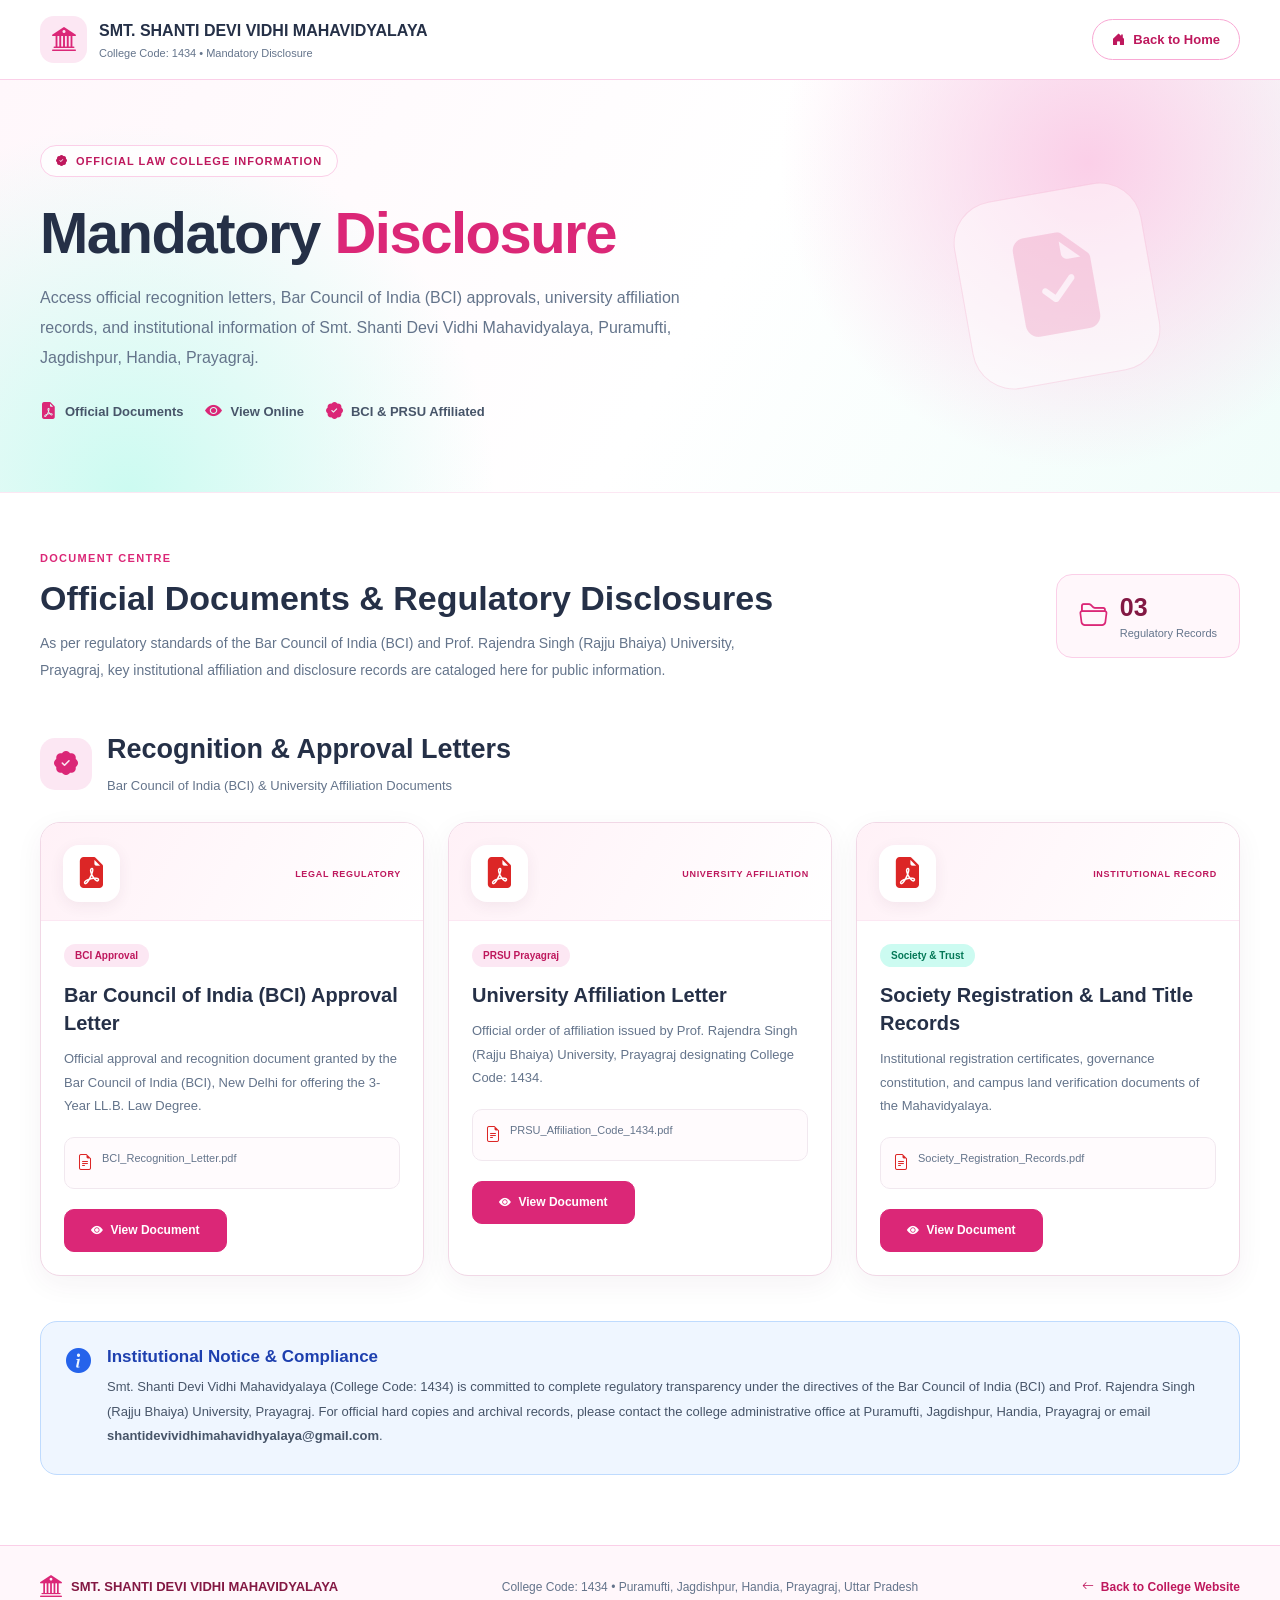
<file: mandatoryDisc.html>
<!DOCTYPE html>
<html lang="en">
<head>
    <meta charset="UTF-8">
    <meta name="viewport" content="width=device-width, initial-scale=1.0">
    <title>Mandatory Disclosure | Smt. Shanti Devi Vidhi Mahavidyalaya (Code: 1434)</title>
    <link rel="stylesheet" href="mandatoryDisc.css">
    <link rel="stylesheet"
    href="https://cdn.jsdelivr.net/npm/bootstrap-icons@1.11.3/font/bootstrap-icons.min.css">
</head>

<body>

<!-- Header -->
<header class="md-header">
    <div class="md-header-inner">

        <a href="index.html" class="md-brand">
            <span class="md-brand-icon">
                <i class="bi bi-bank2"></i>
            </span>

            <span class="md-brand-text">
                <strong>SMT. SHANTI DEVI VIDHI MAHAVIDYALAYA</strong>
                <small>College Code: 1434 &bull; Mandatory Disclosure</small>
            </span>
        </a>

        <a href="index.html" class="md-home-btn">
            <i class="bi bi-house-door-fill"></i>
            <span>Back to Home</span>
        </a>

    </div>
</header>


<!-- Hero Section -->
<section class="md-hero">

    <div class="md-hero-content">

        <span class="md-eyebrow">
            <i class="bi bi-patch-check-fill"></i>
            OFFICIAL LAW COLLEGE INFORMATION
        </span>

        <h1>
            Mandatory <span>Disclosure</span>
        </h1>

        <p>
            Access official recognition letters, Bar Council of India (BCI) approvals,
            university affiliation records, and institutional information of
            Smt. Shanti Devi Vidhi Mahavidyalaya, Puramufti, Jagdishpur, Handia, Prayagraj.
        </p>

        <div class="md-hero-points">
            <span>
                <i class="bi bi-file-earmark-pdf-fill"></i>
                Official Documents
            </span>

            <span>
                <i class="bi bi-eye-fill"></i>
                View Online
            </span>

            <span>
                <i class="bi bi-patch-check-fill"></i>
                BCI &amp; PRSU Affiliated
            </span>
        </div>

    </div>

    <div class="md-hero-decoration">
        <i class="bi bi-file-earmark-check-fill"></i>
    </div>

</section>


<!-- Main Content -->
<main class="md-main">

    <!-- Introduction -->
    <section class="md-intro">
        <div>
            <span class="md-section-label">DOCUMENT CENTRE</span>
            <h2>Official Documents &amp; Regulatory Disclosures</h2>

            <p>
                As per regulatory standards of the Bar Council of India (BCI) and Prof. Rajendra Singh (Rajju Bhaiya) University, Prayagraj, key institutional affiliation and disclosure records are cataloged here for public information.
            </p>
        </div>

        <div class="md-document-count">
            <i class="bi bi-folder2-open"></i>
            <div>
                <strong>03</strong>
                <span>Regulatory Records</span>
            </div>
        </div>
    </section>


    <!-- Recognition Documents -->
    <section class="md-section">

        <div class="md-section-heading">
            <div class="md-heading-icon">
                <i class="bi bi-patch-check-fill"></i>
            </div>

            <div>
                <h2>Recognition &amp; Approval Letters</h2>
                <p>Bar Council of India (BCI) &amp; University Affiliation Documents</p>
            </div>
        </div>


        <div class="md-documents-grid">

            <!-- Bar Council of India -->
            <article class="md-document-card">

                <div class="md-card-top">
                    <div class="md-pdf-icon">
                        <i class="bi bi-file-earmark-pdf-fill"></i>
                    </div>

                    <span class="md-file-type">LEGAL REGULATORY</span>
                </div>

                <div class="md-card-content">

                    <span class="md-category">BCI Approval</span>

                    <h3>Bar Council of India (BCI) Approval Letter</h3>

                    <p>
                        Official approval and recognition document granted by the Bar Council of India (BCI), New Delhi for offering the 3-Year LL.B. Law Degree.
                    </p>

                    <div class="md-file-name">
                        <i class="bi bi-file-earmark-text"></i>
                        <span>BCI_Recognition_Letter.pdf</span>
                    </div>

                    <div class="md-card-actions">

                        <a
                            href="#"
                            class="md-btn md-btn-view"
                            title="Official Document on file"
                        >
                            <i class="bi bi-eye-fill"></i>
                            View Document
                        </a>

                    </div>
                </div>
            </article>


            <!-- University Affiliation -->
            <article class="md-document-card">

                <div class="md-card-top">
                    <div class="md-pdf-icon">
                        <i class="bi bi-file-earmark-pdf-fill"></i>
                    </div>

                    <span class="md-file-type">UNIVERSITY AFFILIATION</span>
                </div>

                <div class="md-card-content">

                    <span class="md-category">PRSU Prayagraj</span>

                    <h3>University Affiliation Letter</h3>

                    <p>
                        Official order of affiliation issued by Prof. Rajendra Singh (Rajju Bhaiya) University, Prayagraj designating College Code: 1434.
                    </p>

                    <div class="md-file-name">
                        <i class="bi bi-file-earmark-text"></i>
                        <span>PRSU_Affiliation_Code_1434.pdf</span>
                    </div>

                    <div class="md-card-actions">

                        <a
                            href="#"
                            class="md-btn md-btn-view"
                            title="Official Document on file"
                        >
                            <i class="bi bi-eye-fill"></i>
                            View Document
                        </a>

                    </div>
                </div>
            </article>


            <!-- Society & Institutional Record -->
            <article class="md-document-card">

                <div class="md-card-top">
                    <div class="md-pdf-icon">
                        <i class="bi bi-file-earmark-pdf-fill"></i>
                    </div>

                    <span class="md-file-type">INSTITUTIONAL RECORD</span>
                </div>

                <div class="md-card-content">

                    <span class="md-category md-category-green">Society &amp; Trust</span>

                    <h3>Society Registration &amp; Land Title Records</h3>

                    <p>
                        Institutional registration certificates, governance constitution, and campus land verification documents of the Mahavidyalaya.
                    </p>

                    <div class="md-file-name">
                        <i class="bi bi-file-earmark-text"></i>
                        <span>Society_Registration_Records.pdf</span>
                    </div>

                    <div class="md-card-actions">

                        <a
                            href="#"
                            class="md-btn md-btn-view"
                            title="Official Document on file"
                        >
                            <i class="bi bi-eye-fill"></i>
                            View Document
                        </a>

                    </div>
                </div>
            </article>

        </div>

    </section>

    
    <!-- Information Notice -->
    <section class="md-notice">

        <div class="md-notice-icon">
            <i class="bi bi-info-circle-fill"></i>
        </div>

        <div>
            <h3>Institutional Notice &amp; Compliance</h3>
            <p>
                Smt. Shanti Devi Vidhi Mahavidyalaya (College Code: 1434) is committed to complete regulatory transparency under the directives of the Bar Council of India (BCI) and Prof. Rajendra Singh (Rajju Bhaiya) University, Prayagraj. For official hard copies and archival records, please contact the college administrative office at Puramufti, Jagdishpur, Handia, Prayagraj or email <strong>shantidevividhimahavidhyalaya@gmail.com</strong>.
            </p>
        </div>

    </section>

</main>


<!-- Footer -->
<footer class="md-footer">
    <div class="md-footer-inner">

        <div class="md-footer-brand">
            <i class="bi bi-bank2"></i>
            <span>SMT. SHANTI DEVI VIDHI MAHAVIDYALAYA</span>
        </div>

        <p>
            College Code: 1434 &bull; Puramufti, Jagdishpur, Handia, Prayagraj, Uttar Pradesh
        </p>

        <a href="index.html">
            <i class="bi bi-arrow-left"></i>
            Back to College Website
        </a>

    </div>
</footer>

</body>
</html>
</file>
<file: style.css>
html {
    scroll-behavior: smooth;
    scroll-padding-top: 100px;
}
/* ===== First Thin Header ===== */

* {
    margin: 0;
    padding: 0;
    box-sizing: border-box;
}

:root {
    color-scheme: light;
    --primary: #F43F8E;
    --mint: #D8F3E3;
    --white: #FFFFFF;
    --soft-pink: #FFF0F6;
    --text: #05234e;
}

.top-header {
    width: 100%;
    background: #0B192C; /* Distinct Midnight Navy tone, completely contrasting with header */
    border-bottom: 2px solid #BE185D;
    font-family: Arial, sans-serif;
    color: #E2E8F0;
}

.top-header-container {
    max-width: 1400px;
    min-height: 38px;
    margin: auto;
    padding: 6px 5%;
    display: flex;
    justify-content: space-between;
    align-items: center;
    gap: 15px;
}

.header-contact,
.header-right,
.header-social {
    display: flex;
    align-items: center;
    gap: 18px;
}

.header-contact a,
.header-social a {
    text-decoration: none;
    color: #CBD5E1;
    font-size: 12.5px;
    transition: color 0.3s ease;
}

.header-contact a {
    display: inline-flex;
    align-items: center;
    gap: 6px;
}

.header-contact i {
    color: #F43F8E;
    font-size: 12px;
}

.quick-link {
    color: #F1F5F9;
    text-decoration: none;
    font-size: 12px;
    font-weight: 600;
    transition: color 0.3s ease;
    display: inline-flex;
    align-items: center;
    gap: 5px;
}

.quick-link.top-code-link {
    background: rgba(190, 24, 93, 0.3);
    border: 1px solid rgba(244, 63, 142, 0.5);
    padding: 3px 10px;
    border-radius: 20px;
    color: #FCE7F3;
    font-weight: 700;
}

.quick-link.top-code-link i {
    color: #F43F8E;
}

.header-contact a:hover,
.header-social a:hover,
.quick-link:hover {
    color: #FFFFFF;
}

.quick-link.top-code-link:hover {
    background: #BE185D;
    color: #FFFFFF;
}

.header-social {
    gap: 12px;
}

.header-social a {
    font-size: 14px;
    color: #94A3B8;
}

.header-social a:hover {
    color: #F43F8E;
}

/* ===== Tablet ===== */

@media (max-width: 900px) {
    .top-header-container {
        padding: 6px 3%;
        min-height: 36px;
        flex-wrap: nowrap;
        justify-content: space-between;
    }

    .header-contact,
    .header-right {
        gap: 12px;
    }
}

/* ===== Mobile ===== */

@media (max-width: 768px) {
    .top-header {
        border-bottom: 1.5px solid #BE185D;
    }

    .top-header-container {
        padding: 4px 12px;
        min-height: 30px;
        gap: 8px;
        flex-wrap: nowrap;
        justify-content: space-between;
    }

    .header-contact,
    .header-right {
        width: auto;
        gap: 8px;
    }

    .header-contact .header-email,
    .header-contact .header-phone-alt {
        display: none !important;
    }

    .header-contact .header-phone {
        font-size: 11px;
        font-weight: 600;
        color: #FFFFFF;
    }

    .header-right .quick-link-enquiry {
        display: none !important;
    }

    .header-social a:not(.header-whatsapp-icon) {
        display: none !important;
    }

    .header-whatsapp-icon {
        display: inline-flex !important;
        color: #22C55E !important;
        font-size: 14px;
    }

    .top-code-link {
        font-size: 10px;
        padding: 2px 7px;
    }
}

/* second header */


/* =====================================
   SECOND HEADER - MAIN COLLEGE HEADER
===================================== */

.main-header {
    width: 100%;
    background: #FFFFFF;
    font-family: Arial, sans-serif;
    border-bottom: 1px solid #E2E8F0;
    box-shadow: 0 1px 4px rgba(11, 25, 44, 0.04);
}

.main-header-container {
    max-width: 1400px;
    min-height: 94px;
    margin: auto;
    padding: 12px 5%;

    display: flex;
    justify-content: space-between;
    align-items: center;
    gap: 20px;
}

/* College Branding */

.college-brand {
    display: flex;
    flex: 1 1 auto;
    align-items: center;
    gap: 18px;
    min-width: 0;
}

.college-logo {
    width: 112px;
    height: 112px;
    flex-shrink: 0;

    display: flex;
    align-items: center;
    justify-content: center;
}

.college-logo img {
    display: block;
    width: 100%;
    height: 100%;
    object-fit: contain;
    border-radius: 16px;
}

.college-info {
    flex: 1 1 auto;
    min-width: 0;
}

.college-info h1 {
    color: var(--primary);
    font-size: clamp(21px, 2.2vw, 30px);
    line-height: 1.25;
    font-weight: 700;
    margin-bottom: 5px;
    overflow-wrap: anywhere;
}

.college-tagline {
    color: var(--text);
    font-size: 14px;
    margin-bottom: 7px;
}

.college-recognition {
    color: #64748B;
    font-size: 11px;
    line-height: 1.5;
}

/* Right Side */

.college-header-right {
    display: flex;
    align-items: center;
    justify-content: flex-end;
    gap: 22px;
    flex-shrink: 0;
}

.recognition-badge {
    display: flex;
    align-items: center;
    gap: 10px;
}

.recognition-badge > i {
    color: var(--primary);
    font-size: 28px;
}

.recognition-badge div {
    display: flex;
    flex-direction: column;
    gap: 5px;
}

.recognition-badge strong {
    color: var(--text);
    font-size: 13px;
}

.recognition-badge span {
    color: #64748B;
    font-size: 11px;
}

/* Admission Button */

.header-admission-btn {
    display: inline-flex;
    align-items: center;
    justify-content: center;
    gap: 9px;

    padding: 13px 17px;
    border-radius: 6px;

    background: var(--primary);
    color: var(--white);
    text-decoration: none;
    font-size: 13px;
    font-weight: 600;
    white-space: nowrap;

    transition: background 0.3s ease,
                transform 0.3s ease;
}

.header-admission-btn:hover {
    background: #9D174D;
    transform: translateY(-2px);
}

/* =====================================
   TABLET RESPONSIVENESS
===================================== */

@media (max-width: 1050px) {
    .main-header-container {
        padding: 10px 3%;
        min-height: auto;
        gap: 15px;
    }

    .college-logo {
        width: 84px;
        height: 84px;
    }

    .college-info h1 {
        font-size: 19px;
    }

    .college-tagline {
        font-size: 12px;
    }

    .college-brand {
        gap: 12px;
    }

    .college-header-right {
        gap: 10px;
    }

    .recognition-badge {
        display: none;
    }

    .header-admission-btn {
        padding: 8px 14px;
        font-size: 12px;
    }
}

/* =====================================
   MOBILE RESPONSIVENESS (COMPACT HEADER)
===================================== */

@media (max-width: 768px) {
    .main-header {
        border-bottom: 1px solid #E2E8F0;
    }

    .main-header-container {
        min-height: auto;
        padding: 6px 12px;
        flex-direction: row;
        align-items: center;
        justify-content: space-between;
        text-align: left;
        gap: 8px;
    }

    .college-brand {
        width: 100%;
        flex-direction: row;
        align-items: center;
        text-align: left;
        gap: 10px;
    }

    .college-logo {
        width: 72px;
        height: 72px;
        flex-shrink: 0;
    }

    .college-logo img {
        width: 100%;
        height: 100%;
    }

    .college-info {
        flex: 1;
        min-width: 0;
    }

    .college-info h1 {
        font-size: 13.5px;
        line-height: 1.22;
        margin-bottom: 2px;
        letter-spacing: -0.2px;
    }

    .college-tagline {
        font-size: 10px;
        line-height: 1.4;
        margin-bottom: 1px;
        color: #475569;
        white-space: normal;
        overflow-wrap: anywhere;
    }

    .college-recognition {
        font-size: 10px;
        line-height: 1.35;
        color: #64748B;
        white-space: normal;
        overflow-wrap: anywhere;
    }

    /* Hide giant button on mobile so header doesn't consume half the screen */
    .college-header-right {
        display: none !important;
    }
}

@media (max-width: 420px) {
    .college-logo {
        width: 64px;
        height: 64px;
    }

    .college-info h1 {
        font-size: 12.5px;
    }

    .college-tagline {
        font-size: 9px;
    }

    .college-recognition {
        font-size: 9px;
    }
}

/* navbar */


/* ==================================
   DEGREE COLLEGE NAVBAR
================================== */

.college-navbar {
    --nav-primary: #BE185D;
    --nav-mint: #D8F3E3;
    --nav-soft: #FFF8DC;
    --nav-text: #334155;

    position: sticky;
    top: 0;
    z-index: 1000;
    width: 100%;
    background: #FFFFFF;
    border-top: 1px solid #D8F3E3;
    border-bottom: 2px solid var(--nav-mint);
    box-shadow: 0 3px 12px rgba(190, 24, 93, 0.08);
    font-family: Arial, sans-serif;
}

.navbar-container {
    max-width: 1400px;
    min-height: 58px;
    margin: auto;
    padding: 0 5%;

    display: flex;
    align-items: center;
    justify-content: flex-start;
    gap: 10px;
}

/* Navigation Links */

.navbar-menu {
    display: flex;
    flex: 1 1 auto;
    align-items: center;
    gap: 4px;
}

.nav-link {
    min-height: 58px;
    padding: 0 12px;

    display: inline-flex;
    align-items: center;
    justify-content: center;
    gap: 7px;

    color: var(--nav-text);
    background: transparent;
    border: none;
    border-bottom: 3px solid transparent;

    text-decoration: none;
    font-family: inherit;
    font-size: 13px;
    font-weight: 600;
    white-space: nowrap;
    cursor: pointer;

    transition: color 0.25s ease,
                background 0.25s ease;
}

.nav-link:hover,
.nav-link.active {
    color: var(--nav-primary);
    background: var(--nav-soft);
}

.nav-link.active {
    border-bottom-color: var(--nav-primary);
}

.nav-link:focus-visible,
.navbar-apply:focus-visible,
.navbar-login:focus-visible,
.menu-toggle:focus-visible {
    outline: 2px solid var(--nav-primary);
    outline-offset: 3px;
}

/* Dropdown */

.nav-dropdown {
    position: relative;
}

.dropdown-toggle > i {
    font-size: 10px;
    transition: transform 0.25s ease;
}

.nav-dropdown.open .dropdown-toggle > i {
    transform: rotate(180deg);
}

.dropdown-menu {
    position: absolute;
    top: 100%;
    left: 0;

    min-width: 220px;
    padding: 8px;

    display: none;
    background: #FFFFFF;
    border: 1px solid #D8F3E3;
    border-radius: 0 0 8px 8px;
    box-shadow: 0 10px 25px rgba(157, 23, 77, 0.12);
}

.nav-dropdown:hover .dropdown-menu,
.nav-dropdown:focus-within .dropdown-menu,
.nav-dropdown.open .dropdown-menu {
    display: block;
}

.dropdown-menu a {
    display: block;
    padding: 11px 12px;
    border-radius: 5px;

    color: var(--nav-text);
    text-decoration: none;
    font-size: 13px;
    line-height: 1.4;

    transition: color 0.2s ease,
                background 0.2s ease;
}

.dropdown-menu a:hover {
    color: var(--nav-primary);
    background: var(--nav-soft);
}

/* Apply Now Button */

.navbar-apply {
    margin-left: auto;
    display: inline-flex;
    align-items: center;
    justify-content: center;
    gap: 9px;

    padding: 12px 17px;
    border-radius: 5px;

    color: #FFFFFF;
    background: var(--nav-primary);
    text-decoration: none;
    font-size: 13px;
    font-weight: 700;
    white-space: nowrap;

    transition: background 0.25s ease,
                transform 0.25s ease;
}

.navbar-apply:hover {
    background: #9D174D;
    transform: translateY(-1px);
}

.navbar-login {
    display: inline-flex;
    align-items: center;
    justify-content: center;
    gap: 7px;
    padding: 11px 14px;
    border: 1px solid var(--nav-primary);
    border-radius: 5px;
    color: var(--nav-primary);
    background: #FFFFFF;
    text-decoration: none;
    font-size: 13px;
    font-weight: 700;
    white-space: nowrap;
    transition: color 0.25s ease,
                background 0.25s ease,
                transform 0.25s ease;
}

.navbar-login:hover {
    color: #FFFFFF;
    background: var(--nav-primary);
    transform: translateY(-1px);
}

/* Mobile Menu Button */

.menu-toggle {
    display: none;
    width: 42px;
    height: 42px;

    align-items: center;
    justify-content: center;

    border: 1px solid var(--nav-mint);
    border-radius: 6px;
    background: var(--nav-soft);
    color: var(--nav-primary);
    font-size: 26px;
    cursor: pointer;
}

/* ==================================
   LAPTOP & TABLET
================================== */

@media (max-width: 1100px) {
    .navbar-container {
        padding: 0 3%;
        gap: 8px;
    }

    .navbar-menu {
        gap: 0;
    }

    .nav-link {
        padding: 0 8px;
        font-size: 12px;
    }

    .navbar-apply {
        padding: 11px 12px;
        font-size: 12px;
    }

    .navbar-login {
        padding: 10px 11px;
        font-size: 12px;
    }
}

/* ==================================
   MOBILE NAVBAR
================================== */

@media (max-width: 980px) {
    .navbar-container {
        min-height: 44px;
        padding: 4px 12px;
        flex-wrap: wrap;
    }

    .menu-toggle {
        display: inline-flex;
        width: 34px;
        height: 34px;
        font-size: 18px;
    }

    .navbar-menu {
        display: none;
        order: 3;
        flex: 1 1 100%;
        flex-basis: 100%;
        width: 100%;

        flex-direction: column;
        align-items: stretch;
        gap: 3px;

        padding: 8px 0 4px;
        border-top: 1px solid #D8F3E3;
    }

    .navbar-menu.show {
        display: flex;
    }

    .nav-link {
        width: 100%;
        min-height: 40px;
        justify-content: flex-start;
        padding: 0 12px;
        border-bottom: none;
        border-radius: 5px;
        font-size: 13.5px;
    }

    .nav-link.active {
        border-bottom: none;
        background: var(--nav-soft);
    }

    .nav-dropdown {
        width: 100%;
    }

    .dropdown-toggle {
        justify-content: space-between;
    }

    .dropdown-menu {
        position: static;
        width: 100%;
        min-width: 0;

        padding: 4px 8px 8px 18px;
        border: none;
        border-radius: 0;
        box-shadow: none;
        background: #FFF8DC;
    }

    .dropdown-menu a {
        padding: 12px;
    }

    /* On mobile, open dropdowns by clicking */
    .nav-dropdown:hover .dropdown-menu {
        display: none;
    }

    .nav-dropdown.open .dropdown-menu {
        display: block;
    }

    .navbar-apply {
        display: none !important;
    }

    .navbar-login {
        margin-left: auto;
        padding: 6px 12px;
        font-size: 11px;
        border-radius: 18px;
        font-weight: 700;
    }
}

/* Small Phones */

@media (max-width: 380px) {
    .navbar-container {
        padding: 4px 8px;
    }

    .navbar-login {
        gap: 4px;
        padding: 5px 9px;
        font-size: 10px;
    }
}

/* hero section */


/* ==========================================
   COLLEGE HERO SECTION
========================================== */

.college-hero {
    width: 100%;
    position: relative;
    overflow: hidden;
    background: #FFFDF8;
    font-family: Arial, sans-serif;
}

.hero-background {
    position: absolute;
    inset: 0;
    z-index: 0;
    overflow: hidden;
    pointer-events: none;
}

.hero-background::after {
    position: absolute;
    inset: 0;
    content: "";
    /* background: linear-gradient(
        90deg,
        rgba(255, 253, 248, 0.92) 0%,
        rgba(255, 253, 248, 0.82) 36%,
        rgba(255, 253, 248, 0.42) 58%,
        rgba(255, 253, 248, 0.10) 82%,
        rgba(255, 253, 248, 0.04) 100%
    ); */
    z-index: 1;
}

.hero-background-slide {
    position: absolute;
    inset: 0;
    width: 100%;
    height: 100%;
    object-fit: cover;
    object-position: center;
    opacity: 0;
    transform: scale(1.04);
    transition: opacity 1s ease, transform 6s ease;
}

.hero-background-slide.is-active {
    opacity: 0.58;
    transform: scale(1);
}

.hero-background-slide-alt {
    object-position: right center;
}

.hero-background-slide-alt.is-active {
    transform: scale(1.12);
}

.hero-container {
    max-width: 1400px;
    min-height: 570px;
    margin: 0 auto;
    padding: 65px 5%;

    display: grid;
    grid-template-columns: 1.05fr 0.95fr;
    align-items: center;
    gap: 55px;
    position: relative;
    z-index: 1;
}

/* LEFT CONTENT */

.hero-content {
    width: 100%;
    max-width: 620px;
    position: relative;
    z-index: 2;
    padding: 28px 30px;
    background: rgba(255, 255, 255, 0.94);
    border: 1px solid rgba(216, 243, 227, 0.9);
    border-radius: 18px;
    box-shadow: 0 18px 45px rgba(74, 32, 52, 0.08);
    backdrop-filter: blur(5px);
}

.hero-badge {
    display: inline-flex;
    align-items: center;
    gap: 9px;

    padding: 10px 16px;
    margin-bottom: 22px;

    color: #310617;
    background: #FFF8DC;
    border: 1px solid #D8F3E3;
    border-radius: 30px;

    font-size: 13px;
    font-weight: 600;
}

.hero-badge i {
    font-size: 16px;
}

.hero-content h1 {
    margin: 0 0 20px;

    color: #080104;
    font-size: clamp(36px, 4.1vw, 58px);
    line-height: 1.17;
    letter-spacing: -1.5px;
    font-weight: 800;
}

.hero-content h1 span {
    display: block;
    color: #500603;
    margin-top: 5px;
}

.hero-description {
    max-width: 540px;
    margin: 0 0 28px;

    color: #050505;
    font-size: 15px;
    line-height: 1.9;
}

/* BUTTONS */

.hero-buttons {
    display: flex;
    align-items: center;
    flex-wrap: wrap;
    gap: 14px;
}

.hero-btn-primary,
.hero-btn-secondary {
    min-height: 50px;
    padding: 14px 20px;

    display: inline-flex;
    align-items: center;
    justify-content: center;
    gap: 10px;

    border-radius: 6px;
    text-decoration: none;
    font-size: 13px;
    font-weight: 700;

    transition: all 0.3s ease;
}

.hero-btn-primary {
    color: #FFFFFF;
    background: #BE185D;
    border: 1px solid #BE185D;
    box-shadow: 0 6px 18px rgba(190, 24, 93, 0.2);
}

.hero-btn-primary:hover {
    background: #9D174D;
    border-color: #9D174D;
    transform: translateY(-3px);
}

.hero-btn-secondary {
    color: #9D174D;
    background: #FFFFFF;
    border: 1px solid #F43F8E;
}

.hero-btn-secondary:hover {
    background: #FFF8DC;
    transform: translateY(-3px);
}

/* HIGHLIGHTS */

.hero-highlights {
    display: flex;
    flex-wrap: wrap;
    gap: 20px;
    margin-top: 35px;
}

.hero-highlight {
    display: flex;
    align-items: center;
    gap: 8px;

    color: #4B2335;
    font-size: 12px;
    font-weight: 600;
}

.hero-highlight i {
    color: #BE185D;
    font-size: 17px;
}

/* RIGHT IMAGE */

.hero-visual {
    position: relative;
    min-width: 0;
    z-index: 1;
    padding-bottom: 58px;
}

.hero-campus-image {
    display: block;
    width: 100%;
    height: auto;
    object-fit: contain;
    object-position: center;
    background: transparent;

    border: 5px solid #FFFFFF;
    border-radius: 20px;

    box-shadow: 0 20px 50px rgba(190, 24, 93, 0.16);
    transition: opacity 0.35s ease, transform 0.6s ease;
}

.hero-campus-image.is-changing {
    opacity: 0.35;
    transform: scale(0.985);
}

/* FLOATING CARD */

.hero-floating-card {
    position: absolute;
    right: 18px;
    bottom: 0;
    z-index: 3;

    display: flex;
    align-items: center;
    gap: 12px;

    padding: 16px 22px;
    background: #FFFFFF;

    border: 1px solid #D8F3E3;
    border-radius: 12px;
    box-shadow: 0 12px 35px rgba(157, 23, 77, 0.12);
}

.floating-icon {
    width: 46px;
    height: 46px;
    flex-shrink: 0;

    display: flex;
    align-items: center;
    justify-content: center;

    color: #BE185D;
    background: #FFF8DC;
    border-radius: 10px;
    font-size: 23px;
}

.floating-content h3 {
    margin: 0 0 5px;
    color: #334155;
    font-size: 14px;
}

.floating-content p {
    margin: 0;
    color: #64748B;
    font-size: 12px;
}

/* DECORATIVE SHAPE */

.hero-decoration {
    position: absolute;
    top: -18px;
    right: -18px;
    width: 100px;
    height: 100px;
    z-index: -1;

    background: #D8F3E3;
    border-radius: 18px;
    opacity: 0.8;
}

.hero-background-controls {
    position: absolute;
    right: 5%;
    bottom: 16px;
    z-index: 2;
    display: flex;
    align-items: center;
    gap: 10px;
}

.hero-background-arrow,
.hero-background-indicator {
    border: 0;
    cursor: pointer;
}

.hero-background-arrow {
    width: 34px;
    height: 34px;
    display: inline-flex;
    align-items: center;
    justify-content: center;
    color: #9D174D;
    background: rgba(255, 255, 255, 0.9);
    border-radius: 50%;
    box-shadow: 0 3px 12px rgba(157, 23, 77, 0.16);
    transition: background 0.2s ease, color 0.2s ease;
}

.hero-background-arrow:hover,
.hero-background-arrow:focus-visible {
    color: #FFFFFF;
    background: #BE185D;
}

.hero-background-indicators {
    display: flex;
    align-items: center;
    gap: 6px;
}

.hero-background-indicator {
    width: 8px;
    height: 8px;
    padding: 0;
    background: rgba(244, 114, 182, 0.65);
    border-radius: 50%;
    transition: width 0.2s ease, background 0.2s ease;
}

.hero-background-indicator.is-active {
    width: 22px;
    background: #BE185D;
    border-radius: 5px;
}

.hero-background-controls button:focus-visible {
    outline: 3px solid #BE185D;
    outline-offset: 3px;
}

/* ==========================================
   LAPTOP & TABLET RESPONSIVENESS
========================================== */

@media (max-width: 1050px) {
    .hero-container {
        min-height: auto;
        padding: 55px 4%;
        gap: 35px;
    }

    .hero-content h1 {
        font-size: clamp(34px, 4.3vw, 46px);
    }

    .hero-description {
        font-size: 14px;
    }

    .hero-highlights {
        gap: 14px;
    }

    .hero-floating-card {
        right: 10px;
        bottom: 0;
    }
}

/* ==========================================
   MOBILE RESPONSIVENESS
========================================== */

@media (max-width: 700px) {
    .hero-background::after {
        background: linear-gradient(
            180deg,
            rgba(255, 253, 248, 0.98) 0%,
            rgba(255, 253, 248, 0.93) 58%,
            rgba(255, 253, 248, 0.18) 100%
        );
    }

    .hero-background-slide.is-active {
        opacity: 0.48;
    }

    .hero-container {
        grid-template-columns: 1fr;
        padding: 45px 20px 55px;
        gap: 38px;
    }

    .hero-background-controls {
        right: 20px;
        bottom: 12px;
    }

    .hero-content {
        max-width: 100%;
        padding: 22px 18px;
        border-radius: 14px;
        background: rgba(255, 255, 255, 0.96);
        box-shadow: 0 12px 30px rgba(74, 32, 52, 0.07);
    }

    .hero-badge {
        font-size: 12px;
        margin-bottom: 18px;
    }

    .hero-content h1 {
        font-size: clamp(34px, 8vw, 46px);
        line-height: 1.2;
        letter-spacing: -0.8px;
        margin-bottom: 17px;
    }

    .hero-description {
        font-size: 14px;
        line-height: 1.8;
        margin-bottom: 23px;
    }

    .hero-buttons {
        gap: 12px;
    }

    .hero-btn-primary,
    .hero-btn-secondary {
        flex: 1 1 180px;
        padding: 13px 12px;
        font-size: 12px;
    }

    .hero-highlights {
        gap: 15px 20px;
        margin-top: 27px;
    }

    .hero-highlight {
        font-size: 11px;
    }

    .hero-visual {
        margin: 0 5px;
        padding-bottom: 52px;
    }

    .hero-campus-image {
        border-radius: 15px;
        border-width: 4px;
    }

    .hero-floating-card {
        right: 10px;
        bottom: 0;
        padding: 12px 15px;
    }

    .floating-icon {
        width: 40px;
        height: 40px;
        font-size: 20px;
    }

    .hero-decoration {
        width: 65px;
        height: 65px;
        top: -10px;
        right: -10px;
    }
}

@media (prefers-reduced-motion: reduce) {
    .hero-background-slide,
    .hero-background-arrow,
    .hero-background-indicator {
        transition: none;
    }
}

/* SMALL MOBILE */

@media (max-width: 380px) {
    .hero-container {
        padding: 35px 15px 45px;
        gap: 30px;
    }

    .hero-content h1 {
        font-size: 32px;
    }

    .hero-buttons {
        flex-direction: column;
        align-items: stretch;
    }

    .hero-btn-primary,
    .hero-btn-secondary {
        width: 100%;
        flex: auto;
    }

    .hero-highlights {
        flex-direction: column;
        gap: 12px;
    }

}

/* About Section */


/* ==========================
   ABOUT SECTION
========================== */

.about-section {
    padding: 85px 20px;
    background: linear-gradient(
        135deg,
        #fff1f7 0%,
        #ffffff 55%,
        #f0fdfa 100%
    );
}

.about-container {
    max-width: 1200px;
    margin: 0 auto;
}

/* Heading */

.about-heading {
    max-width: 760px;
    margin: 0 auto 45px;
    text-align: center;
}

.about-badge {
    display: inline-block;
    padding: 9px 18px;
    border-radius: 30px;
    background: #fce7f3;
    color: #be185d;
    font-size: 12px;
    font-weight: 800;
    letter-spacing: 1.2px;
}

.about-heading h2 {
    margin: 20px 0 15px;
    color: #253047;
    font-size: clamp(30px, 4vw, 44px);
    font-weight: 800;
    line-height: 1.3;
}

.about-heading h2 span {
    color: #ec4899;
}

.about-heading > p {
    margin: 0;
    color: #64748b;
    font-size: 16px;
    line-height: 1.8;
}

/* Introduction */

.about-intro {
    display: flex;
    align-items: flex-start;
    gap: 25px;
    padding: 35px;
    margin-bottom: 30px;
    background: #ffffff;
    border: 1px solid #fbcfe8;
    border-radius: 22px;
    box-shadow: 0 10px 30px rgba(236, 72, 153, 0.07);
}

.about-intro-icon {
    display: flex;
    align-items: center;
    justify-content: center;
    flex-shrink: 0;
    width: 65px;
    height: 65px;
    border-radius: 18px;
    background: #fce7f3;
    color: #db2777;
    font-size: 29px;
}

.about-intro-text h3 {
    margin: 0 0 16px;
    color: #253047;
    font-size: 25px;
    font-weight: 750;
}

.about-intro-text p {
    margin: 0 0 14px;
    color: #64748b;
    font-size: 15px;
    line-height: 1.9;
}

/* Library Collection */

.library-collection {
    display: grid;
    grid-template-columns: minmax(220px, 0.9fr) minmax(0, 2fr);
    align-items: center;
    gap: 30px;
    margin: 30px 0;
    padding: 30px;
    border: 1px solid #fbcfe8;
    border-radius: 22px;
    background: linear-gradient(120deg, #fff7fb 0%, #ffffff 55%, #f0fdfa 100%);
    box-shadow: 0 10px 30px rgba(37, 48, 71, 0.05);
}

.library-collection-heading {
    min-width: 0;
}

.library-collection-eyebrow {
    color: #be185d;
    font-size: 11px;
    font-weight: 800;
    letter-spacing: 1.2px;
}

.library-collection-heading h3 {
    margin: 8px 0;
    color: #253047;
    font-size: clamp(21px, 2.3vw, 27px);
    font-weight: 750;
    line-height: 1.3;
}

.library-collection-heading p {
    margin: 0;
    color: #64748b;
    font-size: 14px;
    line-height: 1.7;
}

.library-collection-stats {
    display: grid;
    grid-template-columns: repeat(3, minmax(0, 1fr));
    gap: 14px;
}

.library-stat {
    display: flex;
    min-width: 0;
    flex-direction: column;
    align-items: center;
    justify-content: center;
    gap: 7px;
    padding: 20px 12px;
    border: 1px solid #f3e8ef;
    border-radius: 16px;
    background: #ffffff;
    text-align: center;
}

.library-stat-icon {
    display: flex;
    width: 42px;
    height: 42px;
    align-items: center;
    justify-content: center;
    margin-bottom: 3px;
    border-radius: 13px;
    background: #fce7f3;
    color: #db2777;
    font-size: 19px;
}

.library-stat strong {
    color: #253047;
    font-size: clamp(22px, 2.6vw, 30px);
    font-weight: 800;
    line-height: 1.15;
    overflow-wrap: anywhere;
}

.library-stat > span {
    color: #64748b;
    font-size: 13px;
    font-weight: 650;
}

/* Button */

.about-btn {
    display: inline-flex;
    align-items: center;
    justify-content: center;
    gap: 12px;
    margin-top: 10px;
    padding: 14px 24px;
    border-radius: 50px;
    background: #ec4899;
    color: #ffffff;
    font-size: 14px;
    font-weight: 700;
    text-decoration: none;
    box-shadow: 0 7px 18px rgba(236, 72, 153, 0.2);
    transition: 0.3s ease;
}

.about-btn:hover {
    background: #db2777;
    color: #ffffff;
    transform: translateY(-3px);
}

/* Information Cards */

.about-cards {
    display: grid;
    grid-template-columns: repeat(3, minmax(0, 1fr));
    gap: 24px;
    margin-top: 35px;
}

.about-card {
    padding: 30px;
    background: #ffffff;
    border: 1px solid #f3e8ef;
    border-radius: 22px;
    box-shadow: 0 8px 25px rgba(37, 48, 71, 0.05);
    transition: transform 0.3s ease, box-shadow 0.3s ease;
}

.about-card:hover {
    transform: translateY(-6px);
    box-shadow: 0 15px 30px rgba(37, 48, 71, 0.1);
}

.about-card-icon {
    display: flex;
    align-items: center;
    justify-content: center;
    width: 58px;
    height: 58px;
    margin-bottom: 22px;
    border-radius: 17px;
    font-size: 25px;
}

.pink-icon {
    background: #fce7f3;
    color: #db2777;
}

.green-icon {
    background: #d1fae5;
    color: #059669;
}

.yellow-icon {
    background: #fef3c7;
    color: #d97706;
}

.about-card h3 {
    margin: 0 0 13px;
    color: #253047;
    font-size: 21px;
    font-weight: 750;
}

.about-card p {
    margin: 0;
    color: #64748b;
    font-size: 14px;
    line-height: 1.9;
}

/* Highlights */

.about-highlights {
    margin-top: 30px;
    padding: 30px;
    border: 1px solid #ccfbf1;
    border-radius: 22px;
    background: #f0fdfa;
}

.about-highlights h3 {
    margin: 0 0 25px;
    color: #134e4a;
    text-align: center;
    font-size: 24px;
    font-weight: 750;
}

.about-highlight-list {
    display: grid;
    grid-template-columns: repeat(4, minmax(0, 1fr));
    gap: 20px;
}

.about-highlight-item {
    display: flex;
    align-items: center;
    gap: 10px;
    color: #475569;
    font-size: 14px;
    font-weight: 600;
}

.about-highlight-item i {
    flex-shrink: 0;
    color: #10b981;
    font-size: 19px;
}

/* ==========================
   TABLET
========================== */

@media (max-width: 900px) {
    .about-section {
        padding: 70px 22px;
    }

    .about-cards {
        grid-template-columns: repeat(2, minmax(0, 1fr));
    }

    .library-collection {
        grid-template-columns: 1fr;
        gap: 22px;
    }

    .about-card:last-child {
        grid-column: 1 / -1;
    }

    .about-highlight-list {
        grid-template-columns: repeat(2, minmax(0, 1fr));
    }
}

/* ==========================
   MOBILE
========================== */

@media (max-width: 600px) {
    .about-section {
        padding: 55px 15px;
    }

    .about-heading {
        margin-bottom: 30px;
    }

    .about-heading h2 {
        font-size: 29px;
    }

    .about-heading > p {
        font-size: 14px;
    }

    .about-intro {
        flex-direction: column;
        gap: 18px;
        padding: 24px;
    }

    .about-intro-text h3 {
        font-size: 22px;
    }

    .about-intro-text p {
        font-size: 14px;
    }

    .library-collection {
        gap: 18px;
        padding: 22px;
    }

    .library-collection-stats {
        gap: 9px;
    }

    .library-stat {
        padding: 16px 8px;
    }

    .library-stat strong {
        font-size: clamp(18px, 6vw, 25px);
    }

    .library-stat > span {
        font-size: 12px;
    }

    .about-cards {
        grid-template-columns: 1fr;
        gap: 18px;
        margin-top: 25px;
    }

    .about-card:last-child {
        grid-column: auto;
    }

    .about-card {
        padding: 25px;
    }

    .about-highlights {
        padding: 24px 20px;
    }

    .about-highlights h3 {
        font-size: 21px;
    }

    .about-highlight-list {
        grid-template-columns: 1fr;
        gap: 17px;
    }
}

/* Small Phones */

@media (max-width: 360px) {
    .about-heading h2 {
        font-size: 26px;
    }

    .about-intro,
    .about-card,
    .library-collection {
        padding: 20px;
    }

    .about-btn {
        width: 100%;
        padding: 13px 15px;
    }
}

/* Reduced Motion */

@media (prefers-reduced-motion: reduce) {
    .about-card,
    .about-btn {
        transition: none;
    }

    .about-card:hover,
    .about-btn:hover {
        transform: none;
    }
}

/* COLLEGE BODY SECTION */

.college-body-section {
    padding: 15px 20px;
    background: linear-gradient(135deg, #fff7fb, #ffffff 55%, #f0fdfa);
    scroll-margin-top: 90px;
}

.cb-container {
    width: 100%;
    max-width: 1200px;
    margin: auto;
}

/* Heading */

.cb-heading {
    max-width: 760px;
    margin: 0 auto 45px;
    text-align: center;
}

.cb-label {
    display: inline-block;
    padding: 9px 18px;
    border-radius: 30px;
    background: #fce7f3;
    color: #be185d;
    font-size: 12px;
    font-weight: 800;
    letter-spacing: 1.2px;
}

.cb-heading h2 {
    margin: 18px 0 12px;
    color: #253047;
    font-size: clamp(30px, 4vw, 45px);
    line-height: 1.25;
}

.cb-heading h2 span {
    color: #ec4899;
}

.cb-heading p {
    margin: 0;
    color: #64748b;
    font-size: 15px;
    line-height: 1.8;
}

/* Cards Layout */

.cb-team {
    display: grid;
    grid-template-columns: repeat(2, minmax(0, 1fr));
    gap: 32px;
    max-width: 1050px;
    margin: auto;
    align-items: stretch;
}

.cb-card {
    min-width: 0;
    overflow: hidden;
    background: #ffffff;
    border: 1px solid #f3d9e8;
    border-radius: 22px;
    box-shadow: 0 12px 35px rgba(80, 40, 65, 0.08);
    transition: transform 0.3s ease, box-shadow 0.3s ease;
}

.cb-card:hover {
    transform: translateY(-6px);
    box-shadow: 0 20px 40px rgba(80, 40, 65, 0.14);
}

/* Images */

.cb-image {
    position: relative;
    width: 100%;
    height: 420px;
    overflow: hidden;
    background: linear-gradient(135deg, #fce7f3, #ccfbf1);
}

.cb-image img {
    display: block;
    width: 100%;
    height: 100%;
    object-fit: contain;
    object-position: center;
    transition: transform 0.4s ease;
}

.cb-profile-icon {
    width: 100%;
    height: 100%;
    display: flex;
    align-items: center;
    justify-content: center;
}

.cb-profile-icon i {
    width: 180px;
    height: 180px;
    display: flex;
    align-items: center;
    justify-content: center;
    border-radius: 50%;
    font-size: 82px;
    box-shadow: 0 18px 40px rgba(80, 40, 65, 0.14);
    transition: transform 0.4s ease;
}

.cb-manager-icon i {
    color: #BE185D;
    background: rgba(255, 255, 255, 0.92);
    border: 12px solid #FCE7F3;
}

.cb-principal-icon i {
    color: #047857;
    background: rgba(255, 255, 255, 0.92);
    border: 12px solid #D1FAE5;
}

.cb-card:hover .cb-profile-icon i {
    transform: scale(1.04);
}

.cb-card:hover .cb-image img {
    transform: scale(1.025);
}

/* Image Labels */

.cb-role {
    position: absolute;
    left: 18px;
    bottom: 18px;
    padding: 10px 15px;
    border-radius: 30px;
    background: #ffffff;
    color: #be185d;
    font-size: 10px;
    font-weight: 800;
    letter-spacing: 0.6px;
    box-shadow: 0 5px 15px rgba(0, 0, 0, 0.08);
}

.cb-principal-role {
    color: #047857;
}

/* Card Information */

.cb-info {
    padding: 28px 30px 30px;
}

.cb-designation {
    color: #db2777;
    font-size: 12px;
    font-weight: 800;
    letter-spacing: 1px;
}

.cb-info h3 {
    margin: 12px 0;
    color: #253047;
    font-size: 25px;
    line-height: 1.4;
}

.cb-info > p {
    margin: 0;
    color: #64748b;
    font-size: 14px;
    line-height: 1.9;
}

.cb-divider {
    height: 1px;
    margin: 22px 0;
    background: #f1e8ef;
}

.cb-responsibility {
    display: flex;
    align-items: flex-start;
    gap: 11px;
    margin-top: 13px;
    color: #475569;
    font-size: 13px;
    line-height: 1.7;
    font-weight: 600;
}

.cb-responsibility i {
    flex-shrink: 0;
    color: #10b981;
    font-size: 17px;
}

/* Bottom Message */

.cb-message {
    display: flex;
    align-items: center;
    gap: 18px;
    max-width: 1050px;
    margin: 35px auto 0;
    padding: 26px 30px;
    border: 1px solid #ccfbf1;
    border-radius: 18px;
    background: #f0fdfa;
}

.cb-message-icon {
    display: grid;
    place-items: center;
    flex-shrink: 0;
    width: 55px;
    height: 55px;
    border-radius: 15px;
    background: #ffffff;
    color: #0d9488;
    font-size: 25px;
}

.cb-message h3 {
    margin: 0 0 7px;
    color: #134e4a;
    font-size: 19px;
}

.cb-message p {
    margin: 0;
    color: #527773;
    font-size: 13px;
    line-height: 1.8;
}

/* Tablet */

@media (max-width: 800px) {
    .college-body-section {
        padding: 55px 20px;
    }

    .cb-team {
        gap: 20px;
    }

    .cb-image {
        height: 340px;
    }

    .cb-info {
        padding: 23px 20px;
    }

    .cb-info h3 {
        font-size: 22px;
    }
}

/* Mobile */

@media (max-width: 600px) {
    .college-body-section {
        padding: 45px 16px;
    }

    .cb-heading {
        margin-bottom: 30px;
    }

    .cb-heading h2 {
        font-size: 30px;
    }

    .cb-heading p {
        font-size: 13px;
    }

    .cb-team {
        grid-template-columns: 1fr;
        max-width: 440px;
        gap: 25px;
    }

    .cb-image {
        height: 400px;
    }

    .cb-profile-icon i {
        width: 150px;
        height: 150px;
        font-size: 68px;
        border-width: 10px;
    }

    .cb-info {
        padding: 24px;
    }

    .cb-info h3 {
        font-size: 23px;
    }

    .cb-message {
        align-items: flex-start;
        gap: 13px;
        padding: 20px 16px;
    }

    .cb-message-icon {
        width: 43px;
        height: 43px;
        font-size: 21px;
    }

    .cb-message h3 {
        font-size: 16px;
    }

    .cb-message p {
        font-size: 12px;
    }
}

@media (max-width: 360px) {
    .cb-image {
        height: 330px;
    }

    .cb-info {
        padding: 20px;
    }

    .cb-heading h2 {
        font-size: 26px;
    }
}

/* Accessibility */

@media (prefers-reduced-motion: reduce) {
    .cb-card,
    .cb-image img {
        transition: none;
    }
}


/* ==============================
   ACADEMICS SECTION
============================== */

.academics-section {
    padding: 15px 6%;
    background: #FFF8DC;
    font-family: Arial, sans-serif;
    scroll-margin-top: 90px;
}

.academics-container {
    max-width: 1250px;
    margin: auto;
}

/* Heading */

.academics-heading {
    text-align: center;
    max-width: 720px;
    margin: 0 auto 50px;
}

.academics-label {
    display: inline-block;
    color: #F43F8E;
    background: #FFFFFF;
    border: 1px solid #D8F3E3;
    padding: 9px 18px;
    border-radius: 30px;
    font-size: 12px;
    font-weight: 700;
    letter-spacing: 2px;
}

.academics-heading h2 {
    font-size: clamp(30px, 4vw, 46px);
    color: #29212A;
    margin: 20px 0 15px;
    font-weight: 800;
}

.academics-heading h2 span {
    color: #F43F8E;
}

.academics-heading p {
    color: #71616D;
    font-size: 16px;
    line-height: 1.8;
    margin: 0;
}

/* Cards Grid */

.academics-grid {
    display: grid;
    grid-template-columns: repeat(3, minmax(0, 1fr));
    gap: 25px;
}

.academic-card {
    position: relative;
    background: #FFFFFF;
    padding: 35px 28px;
    border: 1px solid #D8F3E3;
    border-radius: 18px;
    overflow: hidden;
    transition: transform 0.3s ease,
                box-shadow 0.3s ease,
                border-color 0.3s ease;
}

.academic-card::before {
    content: "";
    position: absolute;
    top: 0;
    left: 0;
    width: 100%;
    height: 4px;
    background: #F43F8E;
    transform: scaleX(0);
    transform-origin: left;
    transition: transform 0.3s ease;
}

.academic-card:hover {
    transform: translateY(-8px);
    border-color: #F43F8E;
    box-shadow: 0 16px 35px rgba(244, 114, 182, 0.14);
}

.academic-card:hover::before {
    transform: scaleX(1);
}

/* Icon */

.academic-icon {
    display: flex;
    align-items: center;
    justify-content: center;
    width: 65px;
    height: 65px;
    border-radius: 16px;
    background: #D8F3E3;
    color: #C43D83;
    font-size: 30px;
    margin-bottom: 25px;
}

.academic-number {
    position: absolute;
    top: 30px;
    right: 28px;
    color: #057933;
    font-size: 36px;
    font-weight: 800;
}

.academic-card h3 {
    color: #29212A;
    font-size: 21px;
    line-height: 1.4;
    margin: 0 0 15px;
}

.academic-card p {
    color: #71616D;
    font-size: 15px;
    line-height: 1.8;
    margin-bottom: 25px;
}

.academic-link {
    display: inline-flex;
    align-items: center;
    gap: 10px;
    color: #E83E8C;
    font-size: 14px;
    font-weight: 700;
    text-decoration: none;
    transition: gap 0.3s ease;
}

.academic-link:hover {
    gap: 16px;
    color: #C02678;
}

/* Bottom Highlight */

.academics-bottom {
    display: flex;
    align-items: center;
    justify-content: space-between;
    gap: 30px;
    margin-top: 45px;
    padding: 35px 40px;
    background: #FFFFFF;
    border: 1px solid #D8F3E3;
    border-radius: 18px;
}

.academics-bottom-text {
    max-width: 650px;
}

.bottom-subtitle {
    color: #E83E8C;
    font-size: 12px;
    font-weight: 800;
    letter-spacing: 1.5px;
}

.academics-bottom h3 {
    color: #29212A;
    font-size: clamp(22px, 3vw, 29px);
    line-height: 1.4;
    margin: 12px 0;
}

.academics-bottom p {
    color: #71616D;
    font-size: 15px;
    line-height: 1.8;
    margin: 0;
}

.academics-btn {
    display: inline-flex;
    align-items: center;
    justify-content: center;
    gap: 12px;
    flex-shrink: 0;
    padding: 15px 23px;
    border-radius: 9px;
    background: #F43F8E;
    color: #FFFFFF;
    text-decoration: none;
    font-size: 14px;
    font-weight: 700;
    transition: background 0.3s ease,
                transform 0.3s ease;
}

.academics-btn:hover {
    background: #E83E8C;
    color: #FFFFFF;
    transform: translateY(-2px);
}

/* Tablet */

@media (max-width: 992px) {
    .academics-section {
        padding: 70px 5%;
    }

    .academics-grid {
        grid-template-columns: repeat(2, minmax(0, 1fr));
    }

    .academic-card:last-child {
        grid-column: 1 / -1;
    }

    .academics-bottom {
        align-items: flex-start;
        flex-direction: column;
        padding: 30px;
    }
}

/* Mobile */

@media (max-width: 576px) {
    .academics-section {
        padding: 55px 18px;
    }

    .academics-heading {
        margin-bottom: 32px;
    }

    .academics-heading p {
        font-size: 14px;
    }

    .academics-grid {
        grid-template-columns: 1fr;
        gap: 18px;
    }

    .academic-card:last-child {
        grid-column: auto;
    }

    .academic-card {
        padding: 28px 23px;
    }

    .academic-card h3 {
        font-size: 19px;
    }

    .academics-bottom {
        margin-top: 28px;
        padding: 25px 22px;
    }

    .academics-btn {
        width: 100%;
        box-sizing: border-box;
    }
}


/* =====================================
   ADMISSION SECTION
===================================== */

.admission-section {
    padding: 15px 6%;
    background: #FFF8DC;
    font-family: Arial, sans-serif;
    scroll-margin-top: 100px;
}

.admission-container {
    max-width: 1250px;
    margin: 0 auto;
}

/* Heading */

.admission-heading {
    max-width: 720px;
    margin: 0 auto 50px;
    text-align: center;
}

.admission-tag {
    display: inline-block;
    padding: 9px 17px;
    border: 1px solid #D8F3E3;
    border-radius: 30px;
    background: #FFFFFF;
    color: #E83E8C;
    font-size: 12px;
    font-weight: 700;
    letter-spacing: 1.5px;
}

.admission-heading h2 {
    margin: 20px 0 15px;
    color: #29212A;
    font-size: clamp(30px, 4vw, 46px);
    font-weight: 800;
    line-height: 1.2;
}

.admission-heading h2 span {
    color: #F43F8E;
}

.admission-heading p {
    color: #71616D;
    font-size: 16px;
    line-height: 1.8;
}

/* Main Admission Card */

.admission-main {
    display: grid;
    grid-template-columns: 1.5fr 0.8fr;
    gap: 35px;
    padding: 45px;
    border: 1px solid #D8F3E3;
    border-radius: 24px;
    background: #FFFFFF;
    box-shadow: 0 15px 45px rgba(244, 114, 182, 0.08);
}

.admission-content {
    align-self: center;
}

.admission-session {
    display: inline-block;
    margin-bottom: 18px;
    color: #E83E8C;
    font-size: 12px;
    font-weight: 800;
    letter-spacing: 1.5px;
}

.admission-content h3 {
    max-width: 550px;
    margin: 0 0 18px;
    color: #29212A;
    font-size: clamp(25px, 3vw, 36px);
    line-height: 1.35;
}

.admission-content > p {
    color: #71616D;
    font-size: 15px;
    line-height: 1.9;
    margin-bottom: 25px;
}

/* Features */

.admission-features {
    display: grid;
    grid-template-columns: repeat(2, minmax(0, 1fr));
    gap: 17px;
    margin-bottom: 30px;
}

.admission-feature {
    display: flex;
    align-items: flex-start;
    gap: 10px;
    color: #4B3D48;
    font-size: 14px;
    line-height: 1.6;
}

.admission-feature i {
    color: #F43F8E;
    font-size: 17px;
    flex-shrink: 0;
}

/* Buttons */

.admission-actions {
    display: flex;
    align-items: center;
    flex-wrap: wrap;
    gap: 15px;
}

.admission-primary-btn,
.admission-secondary-btn,
.admission-footer-btn {
    display: inline-flex;
    align-items: center;
    justify-content: center;
    gap: 10px;
    padding: 14px 21px;
    border-radius: 9px;
    text-decoration: none;
    font-size: 14px;
    font-weight: 700;
    transition: 0.3s ease;
}

.admission-primary-btn {
    background: #F43F8E;
    color: #FFFFFF;
}

.admission-primary-btn:hover {
    background: #E83E8C;
    color: #FFFFFF;
    transform: translateY(-2px);
}

.admission-secondary-btn {
    border: 1px solid #F43F8E;
    color: #E83E8C;
    background: #FFFFFF;
}

.admission-secondary-btn:hover {
    background: #D8F3E3;
    color: #A92768;
}

/* Side Card */

.admission-side {
    display: flex;
    flex-direction: column;
    justify-content: center;
    padding: 32px;
    border: 1px solid #D8F3E3;
    border-radius: 18px;
    background: #FFF8DC;
}

.admission-side-icon {
    display: flex;
    align-items: center;
    justify-content: center;
    width: 72px;
    height: 72px;
    margin-bottom: 23px;
    border-radius: 18px;
    background: #D8F3E3;
    color: #C02678;
    font-size: 34px;
}

.admission-side h3 {
    margin-bottom: 12px;
    color: #29212A;
    font-size: 24px;
}

.admission-side > p {
    color: #71616D;
    font-size: 14px;
    line-height: 1.8;
}

.admission-divider {
    height: 1px;
    margin: 15px 0 25px;
    background: #D8F3E3;
}

.admission-side-info {
    display: flex;
    align-items: flex-start;
    gap: 13px;
    margin-bottom: 22px;
}

.admission-side-info:last-child {
    margin-bottom: 0;
}

.admission-side-info > i {
    color: #E83E8C;
    font-size: 23px;
}

.admission-side-info div {
    display: flex;
    flex-direction: column;
    gap: 6px;
}

.admission-side-info strong {
    color: #29212A;
    font-size: 14px;
}

.admission-side-info span {
    color: #71616D;
    font-size: 13px;
    line-height: 1.6;
}

/* Admission Process */

.admission-process {
    padding-top: 15px;
    scroll-margin-top: 100px;
}

.process-heading {
    margin-bottom: 40px;
    text-align: center;
}

.process-heading h3 {
    margin: 17px 0 10px;
    color: #29212A;
    font-size: clamp(27px, 3vw, 36px);
    font-weight: 800;
}

.process-heading p {
    color: #71616D;
    font-size: 15px;
    line-height: 1.8;
}

.process-grid {
    display: grid;
    grid-template-columns: repeat(4, minmax(0, 1fr));
    gap: 20px;
}

.process-card {
    position: relative;
    padding: 28px 22px;
    border: 1px solid #D8F3E3;
    border-radius: 16px;
    background: #FFFFFF;
    transition: 0.3s ease;
}

.process-card:hover {
    transform: translateY(-6px);
    border-color: #F43F8E;
    box-shadow: 0 12px 28px rgba(244, 114, 182, 0.12);
}

.process-number {
    position: absolute;
    top: 20px;
    right: 20px;
    color: #02471e;
    font-size: 28px;
    font-weight: 800;
}

.process-icon {
    display: flex;
    align-items: center;
    justify-content: center;
    width: 55px;
    height: 55px;
    margin-bottom: 24px;
    border-radius: 14px;
    background: #FFF8DC;
    color: #E83E8C;
    font-size: 25px;
}

.process-card h4 {
    margin-bottom: 12px;
    color: #29212A;
    font-size: 17px;
    line-height: 1.5;
}

.process-card p {
    margin-bottom: 0;
    color: #71616D;
    font-size: 14px;
    line-height: 1.8;
}

/* Bottom CTA */

.admission-footer {
    display: flex;
    align-items: center;
    justify-content: space-between;
    gap: 25px;
    margin-top: 45px;
    padding: 30px 35px;
    border: 1px solid #D8F3E3;
    border-radius: 18px;
    background: #FFFFFF;
}

.admission-footer h3 {
    margin-bottom: 10px;
    color: #29212A;
    font-size: 23px;
    line-height: 1.4;
}

.admission-footer p {
    margin-bottom: 0;
    color: #71616D;
    font-size: 14px;
    line-height: 1.8;
}

.admission-footer-btn {
    flex-shrink: 0;
    background: #F43F8E;
    color: #FFFFFF;
}

.admission-footer-btn:hover {
    background: #E83E8C;
    color: #FFFFFF;
    transform: translateY(-2px);
}

/* Tablet */

@media (max-width: 992px) {
    .admission-section {
        padding: 70px 5%;
    }

    .admission-main {
        grid-template-columns: 1fr;
        padding: 35px;
    }

    .admission-side {
        padding: 28px;
    }

    .process-grid {
        grid-template-columns: repeat(2, minmax(0, 1fr));
    }
}

/* Mobile */

@media (max-width: 576px) {
    .admission-section {
        padding: 55px 18px;
    }

    .admission-heading {
        margin-bottom: 32px;
    }

    .admission-heading p {
        font-size: 14px;
    }

    .admission-main {
        gap: 25px;
        padding: 23px 18px;
        border-radius: 17px;
    }

    .admission-content h3 {
        font-size: 26px;
    }

    .admission-content > p {
        font-size: 14px;
    }

    .admission-features {
        grid-template-columns: 1fr;
        gap: 13px;
    }

    .admission-actions {
        align-items: stretch;
        flex-direction: column;
    }

    .admission-primary-btn,
    .admission-secondary-btn {
        width: 100%;
        box-sizing: border-box;
    }

    .admission-side {
        padding: 23px;
    }

    .admission-process {
        padding-top: 60px;
    }

    .process-grid {
        grid-template-columns: 1fr;
        gap: 16px;
    }

    .process-card {
        padding: 25px 22px;
    }

    .admission-footer {
        align-items: stretch;
        flex-direction: column;
        padding: 25px 20px;
    }

    .admission-footer h3 {
        font-size: 21px;
    }

    .admission-footer-btn {
        width: 100%;
        box-sizing: border-box;
    }
}

/* Respect reduced-motion preferences */

@media (prefers-reduced-motion: reduce) {
    .admission-section *,
    .admission-section *::before,
    .admission-section *::after {
        scroll-behavior: auto !important;
        transition: none !important;
    }
}


/* ===================================
   COURSES SECTION
=================================== */

.courses-section {
    padding: 15px 6%;
    background: #FFF8DC;
    font-family: Arial, sans-serif;
    scroll-margin-top: 100px;
}

.courses-container {
    max-width: 1250px;
    margin: 0 auto;
}

/* Heading */

.courses-heading {
    max-width: 720px;
    margin: 0 auto 35px;
    text-align: center;
}

.courses-tag {
    display: inline-block;
    padding: 9px 18px;
    border: 1px solid #D8F3E3;
    border-radius: 30px;
    background: #FFFFFF;
    color: #E83E8C;
    font-size: 12px;
    font-weight: 700;
    letter-spacing: 1.5px;
}

.courses-heading h2 {
    margin: 20px 0 15px;
    color: #29212A;
    font-size: clamp(30px, 4vw, 46px);
    font-weight: 800;
}

.courses-heading h2 span {
    color: #F43F8E;
}

.courses-heading p {
    color: #71616D;
    font-size: 16px;
    line-height: 1.8;
}

/* Filter Buttons */

.courses-filter {
    display: flex;
    justify-content: center;
    flex-wrap: wrap;
    gap: 12px;
    margin-bottom: 40px;
}

.course-filter-btn {
    padding: 11px 20px;
    border: 1px solid #D8F3E3;
    border-radius: 30px;
    background: #FFFFFF;
    color: #594653;
    font-size: 14px;
    font-weight: 600;
    cursor: pointer;
    transition: 0.3s ease;
}

.course-filter-btn:hover,
.course-filter-btn.active {
    border-color: #F43F8E;
    background: #F43F8E;
    color: #FFFFFF;
}

/* Courses Grid */

.courses-grid {
    display: grid;
    grid-template-columns: repeat(3, minmax(0, 1fr));
    gap: 24px;
}

.course-card {
    position: relative;
    display: flex;
    flex-direction: column;
    min-width: 0;
    padding: 28px;
    overflow: hidden;
    border: 1px solid #D8F3E3;
    border-radius: 18px;
    background: #FFFFFF;
    transition: transform 0.3s ease,
                box-shadow 0.3s ease,
                border-color 0.3s ease;
}

.course-card::before {
    position: absolute;
    top: 0;
    left: 0;
    width: 100%;
    height: 4px;
    background: #F43F8E;
    content: "";
    transform: scaleX(0);
    transform-origin: left;
    transition: transform 0.3s ease;
}

.course-card:hover {
    transform: translateY(-7px);
    border-color: #F43F8E;
    box-shadow: 0 15px 35px rgba(244, 114, 182, 0.13);
}

.course-card:hover::before {
    transform: scaleX(1);
}

/* Card Top */

.course-card-top {
    display: flex;
    align-items: center;
    justify-content: space-between;
    margin-bottom: 22px;
}

.course-icon {
    display: flex;
    align-items: center;
    justify-content: center;
    width: 60px;
    height: 60px;
    border-radius: 15px;
    background: #D8F3E3;
    color: #C02678;
    font-size: 27px;
}

.course-number {
    color: #0a7234;
    font-size: 31px;
    font-weight: 800;
}

/* Card Content */

.course-category {
    align-self: flex-start;
    margin-bottom: 13px;
    padding: 6px 11px;
    border-radius: 20px;
    background: #FFF8DC;
    color: #C02678;
    font-size: 11px;
    font-weight: 700;
}

.course-card h3 {
    margin: 0 0 12px;
    color: #29212A;
    font-size: 19px;
    line-height: 1.55;
    overflow-wrap: anywhere;
}

.course-card > p {
    margin: 0 0 23px;
    color: #8A7383;
    font-size: 14px;
    line-height: 1.6;
}

.course-seat-info {
    display: flex;
    align-items: center;
    gap: 10px;
    width: fit-content;
    max-width: 100%;
    margin: 0 0 22px;
    padding: 10px 13px;
    border: 1px solid #FBCFE8;
    border-radius: 12px;
    background: #FFF7FB;
    color: #64748B;
    font-size: 12px;
}

.course-seat-info > i {
    color: #DB2777;
    font-size: 17px;
}

.course-seat-info strong {
    margin-left: 3px;
    color: #9D174D;
    font-size: 14px;
    white-space: nowrap;
}

.course-link {
    display: inline-flex;
    align-items: center;
    gap: 9px;
    align-self: flex-start;
    margin-top: auto;
    color: #E83E8C;
    font-size: 14px;
    font-weight: 700;
    text-decoration: none;
    transition: gap 0.3s ease;
}

.course-link:hover {
    gap: 15px;
    color: #C02678;
}

/* Filtered Cards */

.course-card.hide-course {
    display: none;
}

/* Bottom CTA */

.courses-bottom {
    display: flex;
    align-items: center;
    justify-content: space-between;
    gap: 25px;
    margin-top: 45px;
    padding: 32px 35px;
    border: 1px solid #D8F3E3;
    border-radius: 18px;
    background: #FFFFFF;
}

.courses-bottom h3 {
    margin: 0 0 10px;
    color: #29212A;
    font-size: 24px;
    line-height: 1.4;
}

.courses-bottom p {
    margin: 0;
    color: #71616D;
    font-size: 14px;
    line-height: 1.8;
}

.courses-cta {
    display: inline-flex;
    align-items: center;
    justify-content: center;
    gap: 10px;
    flex-shrink: 0;
    padding: 14px 22px;
    border-radius: 9px;
    background: #F43F8E;
    color: #FFFFFF;
    font-size: 14px;
    font-weight: 700;
    text-decoration: none;
    transition: 0.3s ease;
}

.courses-cta:hover {
    background: #E83E8C;
    color: #FFFFFF;
    transform: translateY(-2px);
}

/* Tablet */

@media (max-width: 992px) {
    .courses-section {
        padding: 70px 5%;
    }

    .courses-grid {
        grid-template-columns: repeat(2, minmax(0, 1fr));
        gap: 20px;
    }

    .courses-bottom {
        align-items: flex-start;
        flex-direction: column;
    }
}

/* Mobile */

@media (max-width: 576px) {
    .courses-section {
        padding: 55px 18px;
    }

    .courses-heading {
        margin-bottom: 28px;
    }

    .courses-heading p {
        font-size: 14px;
    }

    .courses-filter {
        gap: 9px;
        margin-bottom: 28px;
    }

    .course-filter-btn {
        padding: 10px 14px;
        font-size: 12px;
    }

    .courses-grid {
        grid-template-columns: 1fr;
        gap: 17px;
    }

    .course-card {
        padding: 25px 22px;
    }

    .course-card h3 {
        font-size: 18px;
    }

    .courses-bottom {
        margin-top: 30px;
        padding: 25px 21px;
    }

    .courses-bottom h3 {
        font-size: 21px;
    }

    .courses-cta {
        width: 100%;
        box-sizing: border-box;
    }
}

/* Accessibility */

@media (prefers-reduced-motion: reduce) {
    .courses-section *,
    .courses-section *::before,
    .courses-section *::after {
        transition: none !important;
    }
}

/* =========================================
   FACILITIES SECTION
========================================= */

.facilities-section {
    padding: 15px 6%;
    background: #FFF8DC;
    font-family: Arial, sans-serif;
    scroll-margin-top: 100px;
}

.facilities-container {
    max-width: 1250px;
    margin: 0 auto;
}

/* Section Heading */

.facilities-heading {
    max-width: 760px;
    margin: 0 auto 45px;
    text-align: center;
}

.facilities-tag {
    display: inline-block;
    padding: 9px 18px;
    border: 1px solid #D8F3E3;
    border-radius: 30px;
    background: #FFFFFF;
    color: #E83E8C;
    font-size: 12px;
    font-weight: 700;
    letter-spacing: 1.5px;
}

.facilities-heading h2 {
    margin: 20px 0 15px;
    color: #29212A;
    font-size: clamp(30px, 4vw, 45px);
    font-weight: 800;
    line-height: 1.25;
}

.facilities-heading h2 span {
    color: #F43F8E;
}

.facilities-heading > p {
    margin: 0;
    color: #71616D;
    font-size: 16px;
    line-height: 1.8;
}

/* Highlight Banner */

.facilities-banner {
    display: flex;
    align-items: center;
    gap: 25px;
    margin-bottom: 35px;
    padding: 32px;
    border: 1px solid #D8F3E3;
    border-radius: 20px;
    background: #FFFFFF;
    box-shadow: 0 12px 35px rgba(244, 114, 182, 0.08);
}

.facilities-banner-icon {
    display: flex;
    align-items: center;
    justify-content: center;
    flex-shrink: 0;
    width: 75px;
    height: 75px;
    border-radius: 20px;
    background: #D8F3E3;
    color: #C02678;
    font-size: 34px;
}

.facilities-banner-content {
    flex: 1;
    min-width: 0;
}

.facilities-banner-content > span {
    color: #E83E8C;
    font-size: 11px;
    font-weight: 800;
    letter-spacing: 1.5px;
}

.facilities-banner-content h3 {
    margin: 10px 0;
    color: #29212A;
    font-size: clamp(20px, 2.5vw, 27px);
    line-height: 1.4;
}

.facilities-banner-content p {
    margin: 0;
    color: #71616D;
    font-size: 14px;
    line-height: 1.8;
}

.facilities-banner-btn {
    display: inline-flex;
    align-items: center;
    justify-content: center;
    gap: 10px;
    flex-shrink: 0;
    padding: 13px 19px;
    border-radius: 9px;
    background: #F43F8E;
    color: #FFFFFF;
    font-size: 14px;
    font-weight: 700;
    text-decoration: none;
    transition: 0.3s ease;
}

.facilities-banner-btn:hover {
    background: #E83E8C;
    color: #FFFFFF;
    transform: translateY(-2px);
}

/* Facilities Grid */

.facilities-grid {
    display: grid;
    grid-template-columns: repeat(4, minmax(0, 1fr));
    gap: 22px;
}

.facility-card {
    position: relative;
    display: flex;
    flex-direction: column;
    min-width: 0;
    padding: 27px 23px;
    overflow: hidden;
    border: 1px solid #D8F3E3;
    border-radius: 18px;
    background: #FFFFFF;
    transition: transform 0.3s ease,
                box-shadow 0.3s ease,
                border-color 0.3s ease;
}

.facility-card::before {
    position: absolute;
    top: 0;
    left: 0;
    width: 100%;
    height: 4px;
    background: #F43F8E;
    content: "";
    transform: scaleX(0);
    transform-origin: left;
    transition: transform 0.3s ease;
}

.facility-card:hover {
    transform: translateY(-7px);
    border-color: #F43F8E;
    box-shadow: 0 14px 32px rgba(244, 114, 182, 0.13);
}

.facility-card:hover::before {
    transform: scaleX(1);
}

/* Facility photos */

.facility-image-button {
    position: relative;
    display: block;
    width: calc(100% + 46px);
    height: 175px;
    flex: 0 0 auto;
    margin: -27px -23px 23px;
    padding: 0;
    overflow: hidden;
    border: 0;
    background: #FCE7F3;
    cursor: zoom-in;
    text-align: left;
}

.facility-image-button:focus-visible {
    outline: 3px solid #BE185D;
    outline-offset: -3px;
}

.facility-image-button img {
    display: block;
    width: 100%;
    height: 100%;
    object-fit: cover;
    transition: transform 0.45s ease;
}

.facility-image-button:hover img,
.facility-image-button:focus-visible img {
    transform: scale(1.06);
}

.facility-image-overlay {
    position: absolute;
    inset: 0;
    display: flex;
    align-items: flex-end;
    justify-content: space-between;
    gap: 10px;
    padding: 14px;
    background: linear-gradient(transparent 45%, rgba(37, 20, 32, 0.72));
    color: #FFFFFF;
    font-size: 12px;
    font-weight: 700;
    opacity: 0.85;
    transition: opacity 0.25s ease;
}

.facility-image-button:hover .facility-image-overlay,
.facility-image-button:focus-visible .facility-image-overlay {
    opacity: 1;
}

.facility-image-overlay i {
    display: flex;
    width: 34px;
    height: 34px;
    align-items: center;
    justify-content: center;
    flex: 0 0 auto;
    border-radius: 50%;
    background: #FFFFFF;
    color: #BE185D;
    font-size: 14px;
}

/* Card Icon */

.facility-card-top {
    display: flex;
    align-items: center;
    justify-content: space-between;
    gap: 10px;
    margin-bottom: 23px;
}

.facility-icon {
    display: flex;
    align-items: center;
    justify-content: center;
    width: 59px;
    height: 59px;
    flex-shrink: 0;
    border-radius: 16px;
    background: #D8F3E3;
    color: #C02678;
    font-size: 27px;
    transition: transform 0.3s ease;
}

.facility-card:hover .facility-icon {
    transform: scale(1.08);
}

.facility-index {
    color: #077533;
    font-size: 29px;
    font-weight: 800;
}

/* Card Content */

.facility-card h3 {
    margin: 0 0 12px;
    color: #29212A;
    font-size: 19px;
    line-height: 1.45;
}

.facility-card > p {
    margin: 0 0 22px;
    color: #71616D;
    font-size: 14px;
    line-height: 1.8;
}

.facility-link {
    display: inline-flex;
    align-items: center;
    align-self: flex-start;
    gap: 9px;
    margin-top: auto;
    color: #E83E8C;
    font-size: 13px;
    font-weight: 700;
    text-decoration: none;
    transition: gap 0.3s ease;
}

.facility-link:hover {
    gap: 15px;
    color: #C02678;
}

/* Bottom CTA */

.facilities-footer {
    display: flex;
    align-items: center;
    gap: 22px;
    margin-top: 40px;
    padding: 30px;
    border: 1px solid #D8F3E3;
    border-radius: 20px;
    background: #FFFFFF;
}

.facilities-footer-icon {
    display: flex;
    align-items: center;
    justify-content: center;
    flex-shrink: 0;
    width: 62px;
    height: 62px;
    border-radius: 16px;
    background: #FFF8DC;
    color: #E83E8C;
    font-size: 28px;
}

.facilities-footer-content {
    flex: 1;
    min-width: 0;
}

.facilities-footer-content h3 {
    margin: 0 0 8px;
    color: #29212A;
    font-size: 22px;
    line-height: 1.4;
}

.facilities-footer-content p {
    margin: 0;
    color: #71616D;
    font-size: 14px;
    line-height: 1.8;
}

.facilities-footer-btn {
    display: inline-flex;
    align-items: center;
    justify-content: center;
    gap: 10px;
    flex-shrink: 0;
    padding: 14px 21px;
    border-radius: 9px;
    background: #F43F8E;
    color: #FFFFFF;
    font-size: 14px;
    font-weight: 700;
    text-decoration: none;
    transition: 0.3s ease;
}

.facilities-footer-btn:hover {
    background: #E83E8C;
    color: #FFFFFF;
    transform: translateY(-2px);
}

/* Tablet */

@media (max-width: 1100px) {
    .facilities-grid {
        grid-template-columns: repeat(2, minmax(0, 1fr));
    }

    .facilities-banner {
        flex-wrap: wrap;
    }

    .facilities-banner-content {
        flex-basis: calc(100% - 105px);
    }

    .facilities-banner-btn {
        margin-left: 100px;
    }
}

/* Mobile */

@media (max-width: 576px) {
    .facilities-section {
        padding: 55px 18px;
    }

    .facilities-heading {
        margin-bottom: 30px;
    }

    .facilities-heading > p {
        font-size: 14px;
    }

    .facilities-banner {
        gap: 18px;
        padding: 23px 20px;
    }

    .facilities-banner-icon {
        width: 58px;
        height: 58px;
        border-radius: 15px;
        font-size: 27px;
    }

    .facilities-banner-content {
        flex-basis: 100%;
    }

    .facilities-banner-btn {
        width: 100%;
        margin-left: 0;
        box-sizing: border-box;
    }

    .facilities-grid {
        grid-template-columns: 1fr;
        gap: 17px;
    }

    .facility-card {
        padding: 25px 22px;
    }

    .facility-image-button {
        width: calc(100% + 44px);
        height: 190px;
        margin: -25px -22px 23px;
    }

    .facility-card h3 {
        font-size: 19px;
    }

    .facilities-footer {
        align-items: flex-start;
        flex-direction: column;
        gap: 18px;
        padding: 25px 20px;
    }

    .facilities-footer-content h3 {
        font-size: 21px;
    }

    .facilities-footer-btn {
        width: 100%;
        box-sizing: border-box;
    }
}

/* Smooth scrolling accessibility */

@media (prefers-reduced-motion: reduce) {
    .facilities-section *,
    .facilities-section *::before,
    .facilities-section *::after {
        transition: none !important;
    }

    .facility-image-button img {
        transition: none;
    }
}

/* ================= GALLERY SECTION ================= */

.college-gallery {
    padding: 15px 6%;
    background: linear-gradient(180deg, #FFFFFF, #FFF8DC);
    overflow: hidden;
}

.gallery-container {
    max-width: 1400px;
    margin: auto;
}

/* Heading */

.gallery-heading {
    max-width: 700px;
    margin: 0 auto 40px;
    text-align: center;
}

.gallery-subtitle {
    display: inline-flex;
    align-items: center;
    gap: 8px;
    padding: 9px 18px;
    border-radius: 30px;
    background: #E7F8EE;
    color: #BE185D;
    font-size: 13px;
    font-weight: 700;
    letter-spacing: 1px;
}

.gallery-heading h2 {
    margin: 20px 0 14px;
    font-size: clamp(30px, 4vw, 46px);
    line-height: 1.2;
    font-weight: 800;
    color: #3F3544;
}

.gallery-heading h2 span {
    color: #F43F8E;
}

.gallery-heading p {
    margin: 0;
    color: #777184;
    font-size: 15px;
    line-height: 1.8;
}

/* Filters */

.gallery-filters {
    display: flex;
    justify-content: center;
    align-items: center;
    flex-wrap: wrap;
    gap: 12px;
    margin-bottom: 35px;
}

.gallery-filter {
    padding: 11px 23px;
    border: 1px solid #D8F3E3;
    border-radius: 30px;
    background: #FFFFFF;
    color: #9D174D;
    font-size: 14px;
    font-weight: 600;
    cursor: pointer;
    transition: all 0.3s ease;
}

.gallery-filter:hover,
.gallery-filter.active {
    background: #F43F8E;
    color: #FFFFFF;
    border-color: #F43F8E;
    box-shadow: 0 5px 15px rgba(244, 114, 182, 0.2);
}

/* Image Grid */

.gallery-grid {
    display: grid;
    grid-template-columns: repeat(4, minmax(0, 1fr));
    gap: 22px;
}

.gallery-item {
    position: relative;
    height: 250px;
    min-width: 0;
    border-radius: 16px;
    overflow: hidden;
    background: #D8F3E3;
    box-shadow: 0 5px 20px rgba(157, 23, 77, 0.08);
    isolation: isolate;
}

.gallery-item img {
    display: block;
    width: 100%;
    height: 100%;
    object-fit: cover;
    transition: transform 0.5s ease;
}

.gallery-item:hover img {
    transform: scale(1.09);
}

/* Image Overlay */

.gallery-overlay {
    position: absolute;
    inset: 0;
    display: flex;
    align-items: flex-end;
    justify-content: space-between;
    gap: 12px;
    padding: 20px;
    background: linear-gradient(
        to top,
        rgba(80, 20, 52, 0.78),
        rgba(80, 20, 52, 0.05) 70%
    );
    opacity: 0;
    transition: opacity 0.3s ease;
}

.gallery-item:hover .gallery-overlay,
.gallery-item:focus-within .gallery-overlay {
    opacity: 1;
}

.gallery-overlay span {
    color: #FFFFFF;
    font-size: 15px;
    font-weight: 700;
}

.gallery-zoom {
    flex-shrink: 0;
    width: 40px;
    height: 40px;
    border: none;
    border-radius: 50%;
    background: #FFFFFF;
    color: #BE185D;
    font-size: 17px;
    cursor: pointer;
    transition: 0.3s ease;
}

.gallery-zoom:hover {
    background: #F43F8E;
    color: #FFFFFF;
    transform: scale(1.08);
}

/* Filter Animation */

.gallery-item.gallery-hidden {
    display: none;
}

/* Lightbox */

.gallery-lightbox {
    position: fixed;
    inset: 0;
    z-index: 9999;
    display: none;
    align-items: center;
    justify-content: center;
    padding: 65px 75px;
    background: rgba(40, 20, 32, 0.94);
}

.gallery-lightbox.show {
    display: flex;
}

.gallery-lightbox img {
    max-width: 100%;
    max-height: 80vh;
    object-fit: contain;
    border-radius: 8px;
}

.gallery-lightbox button {
    position: absolute;
    display: flex;
    align-items: center;
    justify-content: center;
    width: 44px;
    height: 44px;
    border: none;
    border-radius: 50%;
    background: #FFFFFF;
    color: #BE185D;
    font-size: 20px;
    cursor: pointer;
    transition: 0.3s ease;
}

.gallery-lightbox button:hover {
    background: #F43F8E;
    color: #FFFFFF;
}

.lightbox-close {
    top: 22px;
    right: 25px;
}

.lightbox-prev {
    left: 20px;
    top: 50%;
    transform: translateY(-50%);
}

.lightbox-next {
    right: 20px;
    top: 50%;
    transform: translateY(-50%);
}

.lightbox-counter {
    position: absolute;
    bottom: 15px;
    left: 50%;
    transform: translateX(-50%);
    color: #FFFFFF;
    font-size: 14px;
}

/* ================= RESPONSIVE ================= */

@media (max-width: 1100px) {
    .gallery-grid {
        grid-template-columns: repeat(3, minmax(0, 1fr));
        gap: 18px;
    }

    .gallery-item {
        height: 230px;
    }
}

@media (max-width: 768px) {
    .college-gallery {
        padding: 65px 5%;
    }

    .gallery-grid {
        grid-template-columns: repeat(2, minmax(0, 1fr));
        gap: 15px;
    }

    .gallery-item {
        height: 220px;
        border-radius: 12px;
    }

    .gallery-overlay {
        padding: 12px;
        opacity: 1;
    }

    .gallery-overlay span {
        font-size: 13px;
    }

    .gallery-zoom {
        width: 34px;
        height: 34px;
        font-size: 14px;
    }

    .gallery-lightbox {
        padding: 55px 48px;
    }
}

@media (max-width: 480px) {
    .gallery-grid {
        gap: 10px;
    }

    .gallery-item {
        height: 165px;
    }

    .gallery-overlay {
        padding: 9px;
        gap: 5px;
    }

    .gallery-overlay span {
        font-size: 11px;
    }

    .gallery-zoom {
        width: 30px;
        height: 30px;
        font-size: 12px;
    }

    .gallery-filter {
        padding: 9px 15px;
        font-size: 12px;
    }

    .gallery-lightbox {
        padding: 55px 35px;
    }

    .gallery-lightbox button {
        width: 36px;
        height: 36px;
        font-size: 16px;
    }

    .lightbox-prev {
        left: 5px;
    }

    .lightbox-next {
        right: 5px;
    }

    .lightbox-close {
        top: 12px;
        right: 12px;
    }
}

/* Respect reduced-motion preference */
@media (prefers-reduced-motion: reduce) {
    .gallery-item img,
    .gallery-overlay,
    .gallery-filter,
    .gallery-zoom {
        transition: none;
    }
}

/* ==========================================
   CONTACT SECTION
========================================== */

.contact-section {
    padding: 15px 6%;
    background: #FFF8DC;
    font-family: Arial, sans-serif;
    scroll-margin-top: 100px;
}

.contact-container {
    max-width: 1250px;
    margin: 0 auto;
}

/* Heading */

.contact-heading {
    max-width: 740px;
    margin: 0 auto 50px;
    text-align: center;
}

.contact-tag {
    display: inline-block;
    padding: 9px 18px;
    border: 1px solid #D8F3E3;
    border-radius: 30px;
    background: #FFFFFF;
    color: #E83E8C;
    font-size: 12px;
    font-weight: 700;
    letter-spacing: 1.5px;
}

.contact-heading h2 {
    margin: 20px 0 15px;
    color: #29212A;
    font-size: clamp(30px, 4vw, 45px);
    font-weight: 800;
    line-height: 1.3;
}

.contact-heading h2 span {
    color: #F43F8E;
}

.contact-heading > p {
    margin: 0;
    color: #71616D;
    font-size: 15px;
    line-height: 1.9;
}

/* Main Layout */

.contact-layout {
    display: grid;
    grid-template-columns: 0.85fr 1.15fr;
    gap: 30px;
    align-items: stretch;
}

/* Information Panel */

.contact-info {
    padding: 38px 30px;
    border: 1px solid #D8F3E3;
    border-radius: 22px;
    background: #FFFFFF;
}

.contact-info-label {
    color: #E83E8C;
    font-size: 11px;
    font-weight: 800;
    letter-spacing: 1.5px;
}

.contact-info > h3 {
    margin: 17px 0 13px;
    color: #29212A;
    font-size: clamp(24px, 2.5vw, 31px);
    line-height: 1.4;
}

.contact-info-description {
    margin: 0;
    color: #71616D;
    font-size: 14px;
    line-height: 1.9;
}

/* Contact Details */

.contact-info-list {
    display: flex;
    flex-direction: column;
    gap: 25px;
    margin-top: 32px;
}

.contact-info-item {
    display: flex;
    align-items: flex-start;
    gap: 15px;
    min-width: 0;
}

.contact-info-icon {
    display: flex;
    align-items: center;
    justify-content: center;
    width: 48px;
    height: 48px;
    flex-shrink: 0;
    border-radius: 13px;
    background: #D8F3E3;
    color: #C02678;
    font-size: 21px;
}

.contact-info-item > div:last-child {
    min-width: 0;
}

.contact-info-item h4 {
    margin: 2px 0 7px;
    color: #29212A;
    font-size: 15px;
    font-weight: 700;
}

.contact-info-item a,
.contact-info-item p {
    margin: 0;
    color: #71616D;
    font-size: 13px;
    line-height: 1.8;
    overflow-wrap: anywhere;
}

.contact-info-item a {
    text-decoration: none;
}

.contact-info-item a:hover {
    color: #E83E8C;
}

/* WhatsApp Note */

.contact-whatsapp-note {
    display: flex;
    align-items: center;
    gap: 15px;
    margin-top: 35px;
    padding: 19px;
    border: 1px solid #D8F3E3;
    border-radius: 14px;
    background: #FFF8DC;
}

.contact-whatsapp-note > i {
    display: flex;
    align-items: center;
    justify-content: center;
    width: 45px;
    height: 45px;
    flex-shrink: 0;
    border-radius: 50%;
    background: #F43F8E;
    color: #FFFFFF;
    font-size: 24px;
}

.contact-whatsapp-note h4 {
    margin: 0 0 6px;
    color: #29212A;
    font-size: 14px;
}

.contact-whatsapp-note p {
    margin: 0;
    color: #71616D;
    font-size: 12px;
    line-height: 1.7;
}

/* Form Panel */

.contact-form-wrapper {
    padding: 38px;
    border: 1px solid #D8F3E3;
    border-radius: 22px;
    background: #FFFFFF;
    box-shadow: 0 15px 40px rgba(244, 114, 182, 0.07);
}

.contact-form-heading {
    margin-bottom: 28px;
}

.contact-form-heading h3 {
    margin: 0 0 9px;
    color: #29212A;
    font-size: 25px;
}

.contact-form-heading p {
    margin: 0;
    color: #71616D;
    font-size: 14px;
    line-height: 1.7;
}

/* Form Grid */

.contact-form-grid {
    display: grid;
    grid-template-columns: repeat(2, minmax(0, 1fr));
    gap: 22px 18px;
}

.contact-field {
    display: flex;
    flex-direction: column;
    min-width: 0;
}

.contact-field-full {
    grid-column: 1 / -1;
}

.contact-field label {
    margin-bottom: 9px;
    color: #3E303A;
    font-size: 13px;
    font-weight: 700;
}

.contact-field input,
.contact-field select,
.contact-field textarea {
    display: block;
    width: 100%;
    box-sizing: border-box;
    padding: 14px 15px;
    border: 1px solid #D8F3E3;
    border-radius: 10px;
    outline: none;
    background: #FFFDFE;
    color: #29212A;
    font-family: inherit;
    font-size: 14px;
    transition: border-color 0.25s ease,
                box-shadow 0.25s ease;
}

.contact-field input,
.contact-field select {
    min-height: 49px;
}

.contact-field textarea {
    min-height: 120px;
    resize: vertical;
    line-height: 1.7;
}

.contact-field input::placeholder,
.contact-field textarea::placeholder {
    color: #A38D9B;
}

.contact-field input:focus,
.contact-field select:focus,
.contact-field textarea:focus {
    border-color: #F43F8E;
    box-shadow: 0 0 0 3px rgba(244, 114, 182, 0.13);
}

/* Submit Button */

.contact-submit-btn {
    display: flex;
    align-items: center;
    justify-content: center;
    gap: 10px;
    width: 100%;
    margin-top: 25px;
    padding: 16px 20px;
    border: none;
    border-radius: 10px;
    background: #F43F8E;
    color: #FFFFFF;
    font-family: inherit;
    font-size: 14px;
    font-weight: 700;
    cursor: pointer;
    transition: background 0.3s ease,
                transform 0.3s ease;
}

.contact-submit-btn:hover {
    background: #E83E8C;
    transform: translateY(-2px);
}

.contact-submit-btn i {
    font-size: 18px;
}

.contact-form-note {
    display: flex;
    align-items: flex-start;
    justify-content: center;
    gap: 7px;
    margin: 15px 0 0;
    color: #71616D;
    font-size: 12px;
    line-height: 1.7;
    text-align: center;
}

.contact-form-note i {
    color: #E83E8C;
    font-size: 15px;
    flex-shrink: 0;
}

/* Tablet */

@media (max-width: 992px) {
    .contact-section {
        padding: 70px 5%;
    }

    .contact-layout {
        grid-template-columns: 1fr;
    }

    .contact-info {
        padding: 32px;
    }

    .contact-form-wrapper {
        padding: 32px;
    }
}

/* Mobile */

@media (max-width: 576px) {
    .contact-section {
        padding: 55px 18px;
    }

    .contact-heading {
        margin-bottom: 32px;
    }

    .contact-heading > p {
        font-size: 14px;
    }

    .contact-info {
        padding: 25px 21px;
        border-radius: 17px;
    }

    .contact-info > h3 {
        font-size: 25px;
    }

    .contact-info-list {
        gap: 22px;
        margin-top: 26px;
    }

    .contact-whatsapp-note {
        padding: 15px;
    }

    .contact-form-wrapper {
        padding: 25px 20px;
        border-radius: 17px;
    }

    .contact-form-grid {
        grid-template-columns: 1fr;
        gap: 19px;
    }

    .contact-field-full {
        grid-column: auto;
    }

    .contact-form-heading h3 {
        font-size: 23px;
    }

    .contact-submit-btn {
        padding: 15px 12px;
        font-size: 13px;
    }
}

/* Reduced motion */

@media (prefers-reduced-motion: reduce) {
    .contact-section *,
    .contact-section *::before,
    .contact-section *::after {
        transition: none !important;
    }
}

/* ================= FOOTER SECTION ================= */

.college-footer {
    background: linear-gradient(135deg, #FFF8DC, #FFFFFF);
    border-top: 4px solid #F43F8E;
    padding: 65px 7% 0;
    color: #444054;
}

.footer-container {
    max-width: 1400px;
    margin: auto;
    display: grid;
    grid-template-columns: 1.5fr 1fr 1fr 1.4fr;
    gap: 40px;
    padding-bottom: 45px;
}

.footer-column h3 {
    font-size: 19px;
    font-weight: 700;
    color: #9D174D;
    margin-bottom: 24px;
    position: relative;
}

.footer-column h3::after {
    content: "";
    display: block;
    width: 40px;
    height: 3px;
    background: #F43F8E;
    border-radius: 5px;
    margin-top: 10px;
}

/* Logo */

.footer-logo {
    display: inline-flex;
    align-items: center;
    gap: 10px;
    color: #BE185D;
    font-size: 23px;
    font-weight: 800;
    border-radius: 50%;
    text-decoration: none;
    margin-bottom: 20px;
}

.footer-logo i {
    font-size: 32px;
    color: #F43F8E;
}

/* Description */

.footer-about p {
    font-size: 14px;
    line-height: 1.9;
    color: #666273;
    margin-bottom: 22px;
}

/* Social Icons */

.footer-social {
    display: flex;
    gap: 12px;
    flex-wrap: wrap;
}

.footer-social a {
    width: 40px;
    height: 40px;
    display: flex;
    align-items: center;
    justify-content: center;
    background: #FFFFFF;
    border: 1px solid #D8F3E3;
    border-radius: 50%;
    color: #BE185D;
    text-decoration: none;
    transition: 0.3s ease;
}

.footer-social a:hover {
    background: #F43F8E;
    color: #FFFFFF;
    border-color: #F43F8E;
    transform: translateY(-4px);
}

/* Footer Links */

.footer-column ul {
    list-style: none;
    padding: 0;
    margin: 0;
}

.footer-column ul li {
    margin-bottom: 14px;
}

.footer-column ul li a,
.footer-contact a {
    color: #666273;
    text-decoration: none;
    font-size: 14px;
    transition: 0.3s ease;
}

.footer-column ul li a:hover,
.footer-contact a:hover {
    color: #BE185D;
    padding-left: 5px;
}

/* Contact Details */

.footer-contact p {
    display: flex;
    align-items: flex-start;
    gap: 12px;
    font-size: 14px;
    line-height: 1.8;
    color: #666273;
    margin-bottom: 17px;
}

.footer-contact p i {
    color: #F43F8E;
    font-size: 18px;
    margin-top: 2px;
}

.footer-contact p a {
    overflow-wrap: anywhere;
}

.footer-contact-btn {
    display: inline-flex;
    align-items: center;
    gap: 10px;
    margin-top: 8px;
    padding: 12px 22px;
    background: #F43F8E;
    color: #FFFFFF !important;
    border-radius: 8px;
    font-size: 14px;
    font-weight: 600;
    text-decoration: none;
    transition: 0.3s ease;
}

.footer-contact-btn:hover {
    background: #BE185D;
    transform: translateY(-3px);
    padding-left: 22px !important;
}

/* Bottom Bar */

.footer-bottom {
    max-width: 1400px;
    margin: auto;
    border-top: 1px solid #D8F3E3;
    padding: 22px 0;
    display: flex;
    justify-content: space-between;
    align-items: center;
    gap: 15px;
}

.footer-bottom p {
    margin: 0;
    color: #777184;
    font-size: 13px;
}

.back-to-top {
    display: inline-flex;
    align-items: center;
    gap: 8px;
    color: #BE185D;
    font-size: 14px;
    font-weight: 600;
    text-decoration: none;
}

.back-to-top i {
    font-size: 19px;
}

.back-to-top:hover {
    color: #F43F8E;
}

/* ================= RESPONSIVE DESIGN ================= */

@media (max-width: 1100px) {
    .footer-container {
        grid-template-columns: repeat(2, 1fr);
        gap: 40px;
    }
}

@media (max-width: 600px) {
    .college-footer {
        padding: 45px 6% 0;
    }

    .footer-container {
        grid-template-columns: 1fr;
        gap: 32px;
        padding-bottom: 30px;
    }

    .footer-column h3 {
        margin-bottom: 18px;
    }

    .footer-bottom {
        flex-direction: column;
        text-align: center;
        padding: 20px 0;
    }

    .footer-logo {
        font-size: 21px;
    }
}

/* Theme and fixed quick-contact controls */

.theme-toggle {
    width: 42px;
    height: 42px;
    flex: 0 0 42px;
    display: inline-flex;
    align-items: center;
    justify-content: center;
    border: 1px solid var(--mint);
    border-radius: 50%;
    background: var(--soft-pink);
    color: var(--primary);
    font-size: 17px;
    cursor: pointer;
    transition: background 0.2s ease, color 0.2s ease, transform 0.2s ease;
}

.theme-toggle:hover {
    transform: translateY(-2px);
}

.theme-toggle:focus-visible,
.floating-contact-button:focus-visible {
    outline: 3px solid #F43F8E;
    outline-offset: 3px;
}

.floating-contact-actions {
    position: fixed;
    right: max(20px, env(safe-area-inset-right));
    bottom: max(20px, env(safe-area-inset-bottom));
    z-index: 1100;
    display: flex;
    flex-direction: column;
    gap: 12px;
}

.floating-contact-button {
    width: 54px;
    height: 54px;
    display: inline-flex;
    align-items: center;
    justify-content: center;
    border-radius: 50%;
    color: #FFFFFF;
    font-size: 25px;
    text-decoration: none;
    box-shadow: 0 5px 18px rgba(15, 23, 42, 0.24);
    transition: transform 0.2s ease, box-shadow 0.2s ease;
}

.floating-contact-button:hover {
    transform: translateY(-3px);
    box-shadow: 0 8px 22px rgba(15, 23, 42, 0.3);
}

.floating-whatsapp {
    background: #25D366;
}

.floating-call {
    background: #BE185D;
}

:root[data-theme="dark"] {
    color-scheme: dark;
    --primary: #F43F8E;
    --mint: #30483A;
    --white: #F8FAFC;
    --soft-pink: #19251F;
    --text: #E2E8F0;
    --theme-background: #111A15;
    --theme-surface: #19251F;
    --theme-card: #223128;
    --theme-text: #E2E8F0;
    --theme-muted: #B4BECC;
    --theme-border: #3A5143;
}

:root[data-theme="dark"] body {
    background: var(--theme-background);
    color: var(--theme-text);
}

:root[data-theme="dark"] .top-header {
    background: #14211A;
    border-bottom: 2px solid #BE185D;
    color: #F8FAFC;
}

:root[data-theme="dark"] .main-header {
    background: #19251F;
    border-color: #3A5143;
}

:root[data-theme="dark"] .college-navbar {
    background: #202F26;
    border-color: #3A5143;
}

:root[data-theme="dark"] .college-navbar {
    --nav-primary: #F43F8E;
    --nav-mint: #30483A;
    --nav-soft: #273B31;
    --nav-text: #E2E8F0;
}

:root[data-theme="dark"] .college-navbar .dropdown-menu {
    background: var(--theme-card);
    border-color: var(--theme-border);
}

:root[data-theme="dark"] .college-hero {
    background: var(--theme-background);
}

:root[data-theme="dark"] .hero-background::after {
    background: linear-gradient(
        90deg,
        rgba(18, 28, 23, 0.88) 0%,
        rgba(18, 28, 23, 0.78) 38%,
        rgba(18, 28, 23, 0.48) 58%,
        rgba(18, 28, 23, 0.18) 82%,
        rgba(18, 28, 23, 0.10) 100%
    );
}

:root[data-theme="dark"] .hero-content {
    background: rgba(25, 37, 31, 0.94);
    border-color: rgba(71, 85, 105, 0.78);
}

:root[data-theme="dark"] .hero-content h1,
:root[data-theme="dark"] .hero-description,
:root[data-theme="dark"] .hero-highlight {
    color: #F8FAFC;
}

:root[data-theme="dark"] .hero-content h1 span {
    color: #FDA4AF;
}

:root[data-theme="dark"] .about-section {
    background: linear-gradient(135deg, #0f172a 0%, #111827 45%, #0d1b17 100%);
}

:root[data-theme="dark"] .about-heading h2,
:root[data-theme="dark"] .about-intro-text h3,
:root[data-theme="dark"] .about-card h3,
:root[data-theme="dark"] .about-highlights h3 {
    color: #F8FAFC;
}

:root[data-theme="dark"] .about-heading h2 span {
    color: #F9A8D4;
}

:root[data-theme="dark"] .about-heading > p,
:root[data-theme="dark"] .about-intro-text p,
:root[data-theme="dark"] .about-card p,
:root[data-theme="dark"] .about-highlight-item,
:root[data-theme="dark"] .about-highlight-item i {
    color: #CBD5E1;
}

:root[data-theme="dark"] .about-intro,
:root[data-theme="dark"] .about-card,
:root[data-theme="dark"] .about-highlights {
    background: #19251F;
    border-color: var(--theme-border);
    box-shadow: none;
}

:root[data-theme="dark"] .about-badge,
:root[data-theme="dark"] .about-intro-icon,
:root[data-theme="dark"] .pink-icon,
:root[data-theme="dark"] .green-icon,
:root[data-theme="dark"] .yellow-icon {
    background: rgba(244, 63, 142, 0.12);
    color: #FBCFE8;
}

:root[data-theme="dark"] .green-icon {
    background: rgba(16, 185, 129, 0.12);
    color: #86EFAC;
}

:root[data-theme="dark"] .yellow-icon {
    background: rgba(251, 191, 36, 0.12);
    color: #FDE68A;
}

:root[data-theme="dark"] .about-btn {
    box-shadow: 0 7px 18px rgba(244, 63, 142, 0.3);
}

:root[data-theme="dark"] .college-navbar .nav-link:hover,
:root[data-theme="dark"] .college-navbar .nav-link.active,
:root[data-theme="dark"] .college-navbar .dropdown-menu a:hover,
:root[data-theme="dark"] .menu-toggle {
    background: #30483A;
}

:root[data-theme="dark"] .theme-toggle,
:root[data-theme="dark"] .navbar-login {
    background: #19251F;
    border-color: #587362;
    color: #F9A8D4;
}

:root[data-theme="dark"] .theme-toggle:hover,
:root[data-theme="dark"] .navbar-login:hover {
    background: #30483A;
    color: #FFFFFF;
}

:root[data-theme="dark"] .menu-toggle {
    border-color: #587362;
    color: #F9A8D4;
}

:root[data-theme="dark"] .college-navbar .nav-link {
    color: #E2E8F0;
}

:root[data-theme="dark"] .college-navbar .navbar-menu {
    border-color: #3A5143;
}

:root[data-theme="dark"] .course-filter-btn.active {
    background: #BE185D;
    border-color: #BE185D;
    color: #FFFFFF;
}

:root[data-theme="dark"] .about-section,
:root[data-theme="dark"] .academics-section,
:root[data-theme="dark"] .admission-section,
:root[data-theme="dark"] .courses-section,
:root[data-theme="dark"] .facilities-section,
:root[data-theme="dark"] .college-gallery,
:root[data-theme="dark"] .contact-section,
:root[data-theme="dark"] .college-footer {
    background: var(--theme-background) !important;
    color: var(--theme-text);
}

:root[data-theme="dark"] .academic-card,
:root[data-theme="dark"] .process-card,
:root[data-theme="dark"] .course-card,
:root[data-theme="dark"] .facility-card,
:root[data-theme="dark"] .contact-form-wrapper,
:root[data-theme="dark"] .contact-section .contact-tag,
:root[data-theme="dark"] .leader-card,
:root[data-theme="dark"] .about-stats,
:root[data-theme="dark"] .about-image-badge,
:root[data-theme="dark"] .academics-bottom,
:root[data-theme="dark"] .admission-main,
:root[data-theme="dark"] .admission-side,
:root[data-theme="dark"] .admission-footer,
:root[data-theme="dark"] .courses-bottom,
:root[data-theme="dark"] .facilities-banner,
:root[data-theme="dark"] .facilities-footer,
:root[data-theme="dark"] .gallery-subtitle,
:root[data-theme="dark"] .courses-tag,
:root[data-theme="dark"] .gallery-filter,
:root[data-theme="dark"] .contact-whatsapp-note,
:root[data-theme="dark"] .footer-social a,
:root[data-theme="dark"] .about-label,
:root[data-theme="dark"] .academics-label,
:root[data-theme="dark"] .admission-tag,
:root[data-theme="dark"] .facilities-tag,
:root[data-theme="dark"] .course-filter-btn,
:root[data-theme="dark"] .admission-secondary-btn {
    background: var(--theme-card);
    border-color: var(--theme-border);
}

:root[data-theme="dark"] .contact-info {
    background: #24382E;
}

:root[data-theme="dark"] .footer-bottom {
    border-color: var(--theme-border);
}

:root[data-theme="dark"] .top-header,
:root[data-theme="dark"] .main-header,
:root[data-theme="dark"] .about-section,
:root[data-theme="dark"] .academics-section,
:root[data-theme="dark"] .admission-section,
:root[data-theme="dark"] .courses-section,
:root[data-theme="dark"] .facilities-section,
:root[data-theme="dark"] .college-gallery,
:root[data-theme="dark"] .contact-section,
:root[data-theme="dark"] .college-footer {
    color: var(--theme-text);
}

:root[data-theme="dark"] .top-header :is(a, span, small),
:root[data-theme="dark"] .main-header :is(p, strong, span, small),
:root[data-theme="dark"] .about-section :is(h1, h2, h3, h4, p, li, label, span, strong, small, a:not([class*="btn"]):not([class*="button"])),
:root[data-theme="dark"] .academics-section :is(h1, h2, h3, h4, p, li, label, span, strong, small, a:not([class*="btn"]):not([class*="button"])),
:root[data-theme="dark"] .admission-section :is(h1, h2, h3, h4, p, li, label, span, strong, small, a:not([class*="btn"]):not([class*="button"])),
:root[data-theme="dark"] .courses-section :is(h1, h2, h3, h4, p, li, label, span, strong, small, a:not([class*="btn"]):not([class*="button"])),
:root[data-theme="dark"] .facilities-section :is(h1, h2, h3, h4, p, li, label, span, strong, small, a:not([class*="btn"]):not([class*="button"])),
:root[data-theme="dark"] .college-gallery :is(h1, h2, h3, h4, p, li, label, span, strong, small, a:not([class*="btn"]):not([class*="button"])),
:root[data-theme="dark"] .contact-section :is(h1, h2, h3, h4, p, li, label, span, strong, small, a:not([class*="btn"]):not([class*="button"])),
:root[data-theme="dark"] .college-footer :is(h1, h2, h3, h4, p, li, label, span, strong, small, a:not([class*="btn"]):not([class*="button"])) {
    color: var(--theme-text);
}

:root[data-theme="dark"] .college-info h1,
:root[data-theme="dark"] .about-section .leader-role,
:root[data-theme="dark"] .contact-section .contact-tag,
:root[data-theme="dark"] .college-navbar .nav-link:hover,
:root[data-theme="dark"] .college-navbar .nav-link.active,
:root[data-theme="dark"] .college-navbar .dropdown-menu a:hover,
:root[data-theme="dark"] .quick-link,
:root[data-theme="dark"] .footer-logo,
:root[data-theme="dark"] .back-to-top,
:root[data-theme="dark"] .gallery-subtitle,
:root[data-theme="dark"] .gallery-filter,
:root[data-theme="dark"] .course-filter-btn,
:root[data-theme="dark"] .admission-secondary-btn {
    color: #FBCFE8;
}

:root[data-theme="dark"] .college-gallery {
    background: linear-gradient(180deg, var(--theme-background), #121C17) !important;
}

:root[data-theme="dark"] .gallery-heading h2 {
    color: var(--theme-text);
}

:root[data-theme="dark"] .gallery-heading h2 span {
    color: #FBCFE8;
}

:root[data-theme="dark"] .leader-info h3,
:root[data-theme="dark"] .leader-info p,
:root[data-theme="dark"] .about-feature,
:root[data-theme="dark"] .stat-item h3,
:root[data-theme="dark"] .course-card h3,
:root[data-theme="dark"] .courses-section .course-link,
:root[data-theme="dark"] .courses-section .courses-tag {
    color: #FBCFE8;
}

:root[data-theme="dark"] .leader-info p,
:root[data-theme="dark"] .about-feature,
:root[data-theme="dark"] .course-card > p {
    color: var(--theme-muted);
}

:root[data-theme="dark"] .stat-icon,
:root[data-theme="dark"] .course-category {
    background: var(--theme-surface);
    color: #FBCFE8;
}

:root[data-theme="dark"] .course-seat-info {
    background: var(--theme-surface);
    border-color: var(--theme-border);
    color: var(--theme-muted);
}

:root[data-theme="dark"] .course-seat-info > i,
:root[data-theme="dark"] .course-seat-info strong {
    color: #FBCFE8;
}

:root[data-theme="dark"] .gallery-item {
    background: var(--theme-card);
    box-shadow: 0 5px 20px rgba(0, 0, 0, 0.28);
}

:root[data-theme="dark"] .gallery-filter.active,
:root[data-theme="dark"] .gallery-filter:hover {
    background: #BE185D;
    border-color: #BE185D;
    color: #FFFFFF;
}

:root[data-theme="dark"] .contact-info :is(h3, h4, p, a, span),
:root[data-theme="dark"] .contact-info-item a {
    color: var(--theme-text);
}

:root[data-theme="dark"] .contact-section :is(input, select, textarea) {
    background: #141923;
    border-color: var(--theme-border);
    color: var(--theme-text);
}

:root[data-theme="dark"] .contact-section :is(input, select, textarea)::placeholder {
    color: var(--theme-muted);
}

:root[data-theme="dark"] .library-collection {
    background: var(--theme-card);
    border-color: var(--theme-border);
    box-shadow: none;
}

:root[data-theme="dark"] .library-collection-heading h3,
:root[data-theme="dark"] .library-stat strong {
    color: #F8FAFC;
}

:root[data-theme="dark"] .library-collection-heading p,
:root[data-theme="dark"] .library-stat > span {
    color: #CBD5E1;
}

:root[data-theme="dark"] .library-collection-eyebrow {
    color: #F9A8D4;
}

:root[data-theme="dark"] .library-stat {
    background: #19251F;
    border-color: var(--theme-border);
}

:root[data-theme="dark"] .library-stat-icon {
    background: rgba(244, 63, 142, 0.12);
    color: #FBCFE8;
}

@media (max-width: 576px) {
    .floating-contact-actions {
        right: max(14px, env(safe-area-inset-right));
        bottom: max(14px, env(safe-area-inset-bottom));
        gap: 10px;
    }

    .floating-contact-button {
        width: 50px;
        height: 50px;
        font-size: 23px;
    }
}

@media (prefers-reduced-motion: reduce) {
    .theme-toggle,
    .floating-contact-button {
        transition: none;
    }
}

:root[data-theme="dark"] .college-body-section {
    background: linear-gradient(135deg, #111A15 0%, #19251F 55%, #14211A 100%);
    color: var(--theme-text);
}

:root[data-theme="dark"] .cb-label {
    background: rgba(244, 63, 142, 0.14);
    color: #F9A8D4;
}

:root[data-theme="dark"] .cb-heading h2,
:root[data-theme="dark"] .cb-info h3 {
    color: #F8FAFC;
}

:root[data-theme="dark"] .cb-heading h2 span,
:root[data-theme="dark"] .cb-designation {
    color: #F9A8D4;
}

:root[data-theme="dark"] .cb-heading p,
:root[data-theme="dark"] .cb-info > p {
    color: #CBD5E1;
}

:root[data-theme="dark"] .cb-card {
    background: var(--theme-card);
    border-color: var(--theme-border);
    box-shadow: 0 12px 35px rgba(0, 0, 0, 0.22);
}

:root[data-theme="dark"] .cb-card:hover {
    box-shadow: 0 20px 40px rgba(0, 0, 0, 0.34);
}

:root[data-theme="dark"] .cb-image {
    background: linear-gradient(135deg, #26362D, #1A2922);
}

:root[data-theme="dark"] .cb-role {
    background: #19251F;
    border: 1px solid #587362;
    color: #F9A8D4;
}

:root[data-theme="dark"] .cb-principal-role {
    color: #86EFAC;
}

:root[data-theme="dark"] .cb-divider {
    background: var(--theme-border);
}

:root[data-theme="dark"] .cb-responsibility {
    color: #D1D5DB;
}

:root[data-theme="dark"] .cb-message {
    background: #19251F;
    border-color: var(--theme-border);
}

:root[data-theme="dark"] .cb-message-icon {
    background: #223128;
    color: #86EFAC;
}

:root[data-theme="dark"] .cb-message h3 {
    color: #E2E8F0;
}

:root[data-theme="dark"] .cb-message p {
    color: var(--theme-muted);
}
</file>
<file: mandatoryDisc.css>
/* ==============================
   GLOBAL
============================== */

* {
    box-sizing: border-box;
}

html {
    scroll-behavior: smooth;
}

body {
    margin: 0;
    font-family: Arial, Helvetica, sans-serif;
    color: #334155;
    background: #ffffff;
}

a {
    -webkit-tap-highlight-color: transparent;
}

.md-header,
.md-hero,
.md-main,
.md-footer {
    width: 100%;
}

/* ==============================
   HEADER
============================== */

.md-header {
    background: #ffffff;
    border-bottom: 1px solid #fbcfe8;
}

.md-header-inner {
    max-width: 1250px;
    margin: auto;
    padding: 16px 25px;
    display: flex;
    align-items: center;
    justify-content: space-between;
    gap: 20px;
}

.md-brand {
    display: flex;
    align-items: center;
    gap: 12px;
    color: #253047;
    text-decoration: none;
    min-width: 0;
}

.md-brand-icon {
    display: grid;
    place-items: center;
    flex-shrink: 0;
    width: 47px;
    height: 47px;
    border-radius: 14px;
    background: #fce7f3;
    color: #db2777;
    font-size: 24px;
}

.md-brand-text {
    display: flex;
    flex-direction: column;
    gap: 5px;
}

.md-brand-text strong {
    font-size: 16px;
    line-height: 1.4;
}

.md-brand-text small {
    color: #64748b;
    font-size: 11px;
}

.md-home-btn {
    display: inline-flex;
    align-items: center;
    justify-content: center;
    gap: 8px;
    flex-shrink: 0;
    padding: 12px 19px;
    border: 1px solid #f9a8d4;
    border-radius: 30px;
    color: #be185d;
    background: #ffffff;
    text-decoration: none;
    font-size: 13px;
    font-weight: 700;
    transition: 0.3s ease;
}

.md-home-btn:hover {
    background: #fce7f3;
    transform: translateY(-2px);
}

/* ==============================
   HERO
============================== */

.md-hero {
    position: relative;
    overflow: hidden;
    padding: 65px 25px 70px;
    background:
        radial-gradient(circle at 85% 20%, #fbcfe8 0, transparent 27%),
        radial-gradient(circle at 10% 100%, #ccfbf1 0, transparent 30%),
        linear-gradient(120deg, #fff7fb, #ffffff 55%, #f0fdfa);
    border-bottom: 1px solid #fce7f3;
}

.md-hero-content {
    position: relative;
    z-index: 2;
    max-width: 1200px;
    margin: auto;
}

.md-eyebrow {
    display: inline-flex;
    align-items: center;
    gap: 8px;
    padding: 9px 15px;
    border: 1px solid #fbcfe8;
    border-radius: 30px;
    color: #be185d;
    background: rgba(255, 255, 255, 0.8);
    font-size: 11px;
    font-weight: 800;
    letter-spacing: 1px;
}

.md-hero h1 {
    max-width: 800px;
    margin: 23px 0 16px;
    color: #253047;
    font-size: clamp(36px, 5vw, 58px);
    line-height: 1.15;
    letter-spacing: -1.5px;
}

.md-hero h1 span {
    color: #db2777;
}

.md-hero-content > p {
    max-width: 680px;
    margin: 0;
    color: #64748b;
    font-size: 16px;
    line-height: 1.9;
}

.md-hero-points {
    display: flex;
    align-items: center;
    flex-wrap: wrap;
    gap: 22px;
    margin-top: 28px;
}

.md-hero-points span {
    display: inline-flex;
    align-items: center;
    gap: 8px;
    color: #475569;
    font-size: 13px;
    font-weight: 700;
}

.md-hero-points i {
    color: #db2777;
    font-size: 17px;
}

.md-hero-decoration {
    position: absolute;
    right: 10%;
    top: 50%;
    transform: translateY(-50%) rotate(-10deg);
    display: grid;
    place-items: center;
    width: 190px;
    height: 190px;
    border: 1px solid rgba(219, 39, 119, 0.12);
    border-radius: 42px;
    background: rgba(255, 255, 255, 0.45);
    color: rgba(219, 39, 119, 0.17);
    font-size: 100px;
}

/* ==============================
   MAIN
============================== */

.md-main {
    max-width: 1250px;
    margin: auto;
    padding: 55px 25px 70px;
}

/* Intro */

.md-intro {
    display: flex;
    align-items: center;
    justify-content: space-between;
    gap: 25px;
    margin-bottom: 48px;
}

.md-section-label {
    color: #db2777;
    font-size: 11px;
    font-weight: 800;
    letter-spacing: 1.3px;
}

.md-intro h2 {
    margin: 10px 0;
    color: #253047;
    font-size: clamp(25px, 3vw, 34px);
    line-height: 1.3;
}

.md-intro p {
    max-width: 720px;
    margin: 0;
    color: #64748b;
    font-size: 14px;
    line-height: 1.9;
}

.md-document-count {
    display: flex;
    align-items: center;
    gap: 13px;
    flex-shrink: 0;
    padding: 18px 22px;
    border: 1px solid #fbcfe8;
    border-radius: 16px;
    background: #fff7fb;
}

.md-document-count > i {
    color: #db2777;
    font-size: 28px;
}

.md-document-count div {
    display: flex;
    flex-direction: column;
    gap: 5px;
}

.md-document-count strong {
    color: #831843;
    font-size: 25px;
}

.md-document-count span {
    color: #64748b;
    font-size: 11px;
    white-space: nowrap;
}

/* ==============================
   SECTION HEADINGS
============================== */

.md-section {
    margin-top: 45px;
}

.md-section-heading {
    display: flex;
    align-items: center;
    gap: 15px;
    margin-bottom: 25px;
}

.md-heading-icon {
    display: grid;
    place-items: center;
    flex-shrink: 0;
    width: 52px;
    height: 52px;
    border-radius: 15px;
    background: #fce7f3;
    color: #db2777;
    font-size: 24px;
}

.md-heading-icon-green {
    background: #ccfbf1;
    color: #0f766e;
}

.md-section-heading h2 {
    margin: 0 0 6px;
    color: #253047;
    font-size: clamp(20px, 2.5vw, 27px);
    line-height: 1.4;
}

.md-section-heading p {
    margin: 0;
    color: #64748b;
    font-size: 13px;
    line-height: 1.7;
}

/* ==============================
   DOCUMENT CARDS
============================== */

.md-documents-grid {
    display: grid;
    grid-template-columns: repeat(3, minmax(0, 1fr));
    gap: 24px;
}

.md-document-card {
    min-width: 0;
    overflow: hidden;
    border: 1px solid #f1d8e6;
    border-radius: 20px;
    background: #ffffff;
    box-shadow: 0 8px 28px rgba(80, 40, 65, 0.055);
    transition: transform 0.3s ease, box-shadow 0.3s ease;
}

.md-document-card:hover {
    transform: translateY(-5px);
    box-shadow: 0 17px 35px rgba(80, 40, 65, 0.11);
}

.md-card-top {
    display: flex;
    align-items: center;
    justify-content: space-between;
    gap: 12px;
    padding: 22px 22px 18px;
    background: linear-gradient(120deg, #fff1f7, #ffffff);
    border-bottom: 1px solid #fce7f3;
}

.md-pdf-icon {
    display: grid;
    place-items: center;
    width: 57px;
    height: 57px;
    border-radius: 16px;
    background: #ffffff;
    color: #dc2626;
    font-size: 31px;
    box-shadow: 0 4px 15px rgba(80, 40, 65, 0.07);
}

.md-file-type {
    color: #be185d;
    font-size: 9px;
    font-weight: 800;
    letter-spacing: 0.7px;
}

.md-card-content {
    padding: 23px;
}

.md-category {
    display: inline-block;
    padding: 6px 11px;
    border-radius: 20px;
    background: #fce7f3;
    color: #be185d;
    font-size: 10px;
    font-weight: 800;
}

.md-category-green {
    background: #ccfbf1;
    color: #047857;
}

.md-card-content h3 {
    margin: 14px 0 10px;
    color: #253047;
    font-size: 20px;
    line-height: 1.4;
}

.md-card-content > p {
    min-height: 68px;
    margin: 0;
    color: #64748b;
    font-size: 13px;
    line-height: 1.8;
}

.md-file-name {
    display: flex;
    align-items: flex-start;
    gap: 9px;
    margin-top: 20px;
    padding: 12px;
    border: 1px solid #f1e8ef;
    border-radius: 10px;
    background: #fffbfd;
    color: #64748b;
    font-size: 11px;
    line-height: 1.6;
    overflow-wrap: anywhere;
}

.md-file-name i {
    flex-shrink: 0;
    color: #dc2626;
    font-size: 16px;
}

.md-card-actions {
    display: grid;
    grid-template-columns: 1fr 1fr;
    gap: 10px;
    margin-top: 20px;
}

.md-btn {
    display: inline-flex;
    align-items: center;
    justify-content: center;
    gap: 7px;
    min-height: 43px;
    padding: 10px 8px;
    border-radius: 10px;
    text-decoration: none;
    text-align: center;
    font-size: 12px;
    font-weight: 700;
    transition: 0.25s ease;
}

.md-btn-view {
    border: 1px solid #db2777;
    background: #db2777;
    color: #ffffff;
}

.md-btn-view:hover {
    background: #be185d;
    border-color: #be185d;
}

.md-btn-download {
    border: 1px solid #d1d5db;
    background: #ffffff;
    color: #475569;
}

.md-btn-download:hover {
    background: #f0fdfa;
    border-color: #0d9488;
    color: #0f766e;
}

/* ==============================
   OTHER REQUIREMENTS
============================== */

.md-requirements {
    margin-top: 65px;
}

.md-info-grid {
    display: grid;
    grid-template-columns: repeat(2, minmax(0, 1fr));
    gap: 18px;
}

.md-info-card {
    display: flex;
    align-items: flex-start;
    gap: 17px;
    min-width: 0;
    padding: 23px;
    border: 1px solid #e9eaf0;
    border-radius: 17px;
    background: #ffffff;
    transition: border-color 0.3s ease, box-shadow 0.3s ease;
}

.md-info-card:hover {
    border-color: #f9a8d4;
    box-shadow: 0 8px 24px rgba(80, 40, 65, 0.06);
}

.md-info-icon {
    display: grid;
    place-items: center;
    flex-shrink: 0;
    width: 48px;
    height: 48px;
    border-radius: 14px;
    background: #fce7f3;
    color: #db2777;
    font-size: 22px;
}

.md-info-card h3 {
    margin: 1px 0 8px;
    color: #253047;
    font-size: 16px;
    line-height: 1.5;
}

.md-info-card p {
    margin: 0;
    color: #64748b;
    font-size: 12px;
    line-height: 1.8;
}

.md-pending {
    display: inline-block;
    margin-top: 13px;
    padding: 6px 10px;
    border: 1px solid #fde68a;
    border-radius: 20px;
    background: #fffbeb;
    color: #92400e;
    font-size: 10px;
    font-weight: 700;
    line-height: 1.5;
}

/* ==============================
   NOTICE
============================== */

.md-notice {
    display: flex;
    align-items: flex-start;
    gap: 16px;
    margin-top: 45px;
    padding: 25px;
    border: 1px solid #bfdbfe;
    border-radius: 17px;
    background: #eff6ff;
}

.md-notice-icon {
    flex-shrink: 0;
    color: #2563eb;
    font-size: 25px;
}

.md-notice h3 {
    margin: 0 0 8px;
    color: #1e40af;
    font-size: 17px;
}

.md-notice p {
    margin: 0;
    color: #475569;
    font-size: 13px;
    line-height: 1.9;
}

/* ==============================
   FOOTER
============================== */

.md-footer {
    padding: 28px 20px;
    border-top: 1px solid #fbcfe8;
    background: #fff7fb;
}

.md-footer-inner {
    max-width: 1200px;
    margin: auto;
    display: flex;
    align-items: center;
    justify-content: space-between;
    flex-wrap: wrap;
    gap: 15px;
}

.md-footer-brand {
    display: flex;
    align-items: center;
    gap: 9px;
    color: #831843;
    font-size: 13px;
    font-weight: 800;
}

.md-footer-brand i {
    color: #db2777;
    font-size: 22px;
}

.md-footer p {
    margin: 0;
    color: #64748b;
    font-size: 12px;
}

.md-footer-inner > a {
    display: inline-flex;
    align-items: center;
    gap: 7px;
    color: #be185d;
    text-decoration: none;
    font-size: 12px;
    font-weight: 700;
}

/* ==============================
   TABLET
============================== */

@media (max-width: 950px) {
    .md-hero-decoration {
        right: 5%;
        width: 140px;
        height: 140px;
        font-size: 75px;
    }

    .md-hero-content > p {
        max-width: 620px;
    }

    .md-documents-grid {
        grid-template-columns: repeat(2, minmax(0, 1fr));
    }

    .md-document-count {
        padding: 14px;
    }
}

/* ==============================
   MOBILE
============================== */

@media (max-width: 650px) {
    .md-header-inner {
        padding: 13px 15px;
        gap: 10px;
    }

    .md-brand {
        gap: 8px;
    }

    .md-brand-icon {
        width: 38px;
        height: 38px;
        border-radius: 11px;
        font-size: 20px;
    }

    .md-brand-text strong {
        max-width: 210px;
        font-size: 12px;
    }

    .md-brand-text small {
        font-size: 10px;
    }

    .md-home-btn {
        padding: 10px;
        font-size: 11px;
    }

    .md-home-btn span {
        display: none;
    }

    .md-hero {
        padding: 48px 20px;
    }

    .md-hero h1 {
        margin-top: 20px;
        font-size: 38px;
        letter-spacing: -0.8px;
    }

    .md-hero-content > p {
        font-size: 14px;
    }

    .md-hero-decoration {
        right: -35px;
        top: 30px;
        transform: rotate(-10deg);
        width: 110px;
        height: 110px;
        border-radius: 25px;
        font-size: 55px;
        opacity: 0.6;
    }

    .md-hero-points {
        gap: 13px;
        margin-top: 23px;
    }

    .md-hero-points span {
        font-size: 11px;
    }

    .md-main {
        padding: 38px 16px 45px;
    }

    .md-intro {
        align-items: flex-start;
        flex-direction: column;
        gap: 20px;
        margin-bottom: 35px;
    }

    .md-intro h2 {
        font-size: 26px;
    }

    .md-document-count {
        width: 100%;
    }

    .md-section {
        margin-top: 38px;
    }

    .md-section-heading {
        gap: 12px;
        margin-bottom: 20px;
    }

    .md-heading-icon {
        width: 44px;
        height: 44px;
        border-radius: 12px;
        font-size: 21px;
    }

    .md-section-heading h2 {
        font-size: 19px;
    }

    .md-section-heading p {
        font-size: 11px;
    }

    .md-documents-grid {
        grid-template-columns: 1fr;
        gap: 18px;
        max-width: 470px;
        margin: auto;
    }

    .md-card-top {
        padding: 18px 20px;
    }

    .md-card-content {
        padding: 20px;
    }

    .md-card-content > p {
        min-height: 0;
    }

    .md-info-grid {
        grid-template-columns: 1fr;
        gap: 13px;
    }

    .md-info-card {
        padding: 19px;
        gap: 13px;
    }

    .md-info-icon {
        width: 42px;
        height: 42px;
        font-size: 19px;
    }

    .md-notice {
        gap: 12px;
        padding: 19px 16px;
        margin-top: 32px;
    }

    .md-notice h3 {
        font-size: 15px;
    }

    .md-notice p {
        font-size: 12px;
    }

    .md-footer-inner {
        flex-direction: column;
        text-align: center;
    }
}

/* SMALL PHONES */

@media (max-width: 380px) {
    .md-brand-text strong {
        max-width: 175px;
        font-size: 10px;
    }

    .md-brand-text small {
        font-size: 9px;
    }

    .md-hero h1 {
        font-size: 32px;
    }

    .md-eyebrow {
        font-size: 9px;
    }

    .md-card-actions {
        grid-template-columns: 1fr;
    }

    .md-btn {
        min-height: 45px;
    }

    .md-info-card {
        padding: 15px;
    }
}

/* ACCESSIBILITY */

@media (prefers-reduced-motion: reduce) {
    *,
    *::before,
    *::after {
        scroll-behavior: auto !important;
        transition: none !important;
    }
}
</file>
